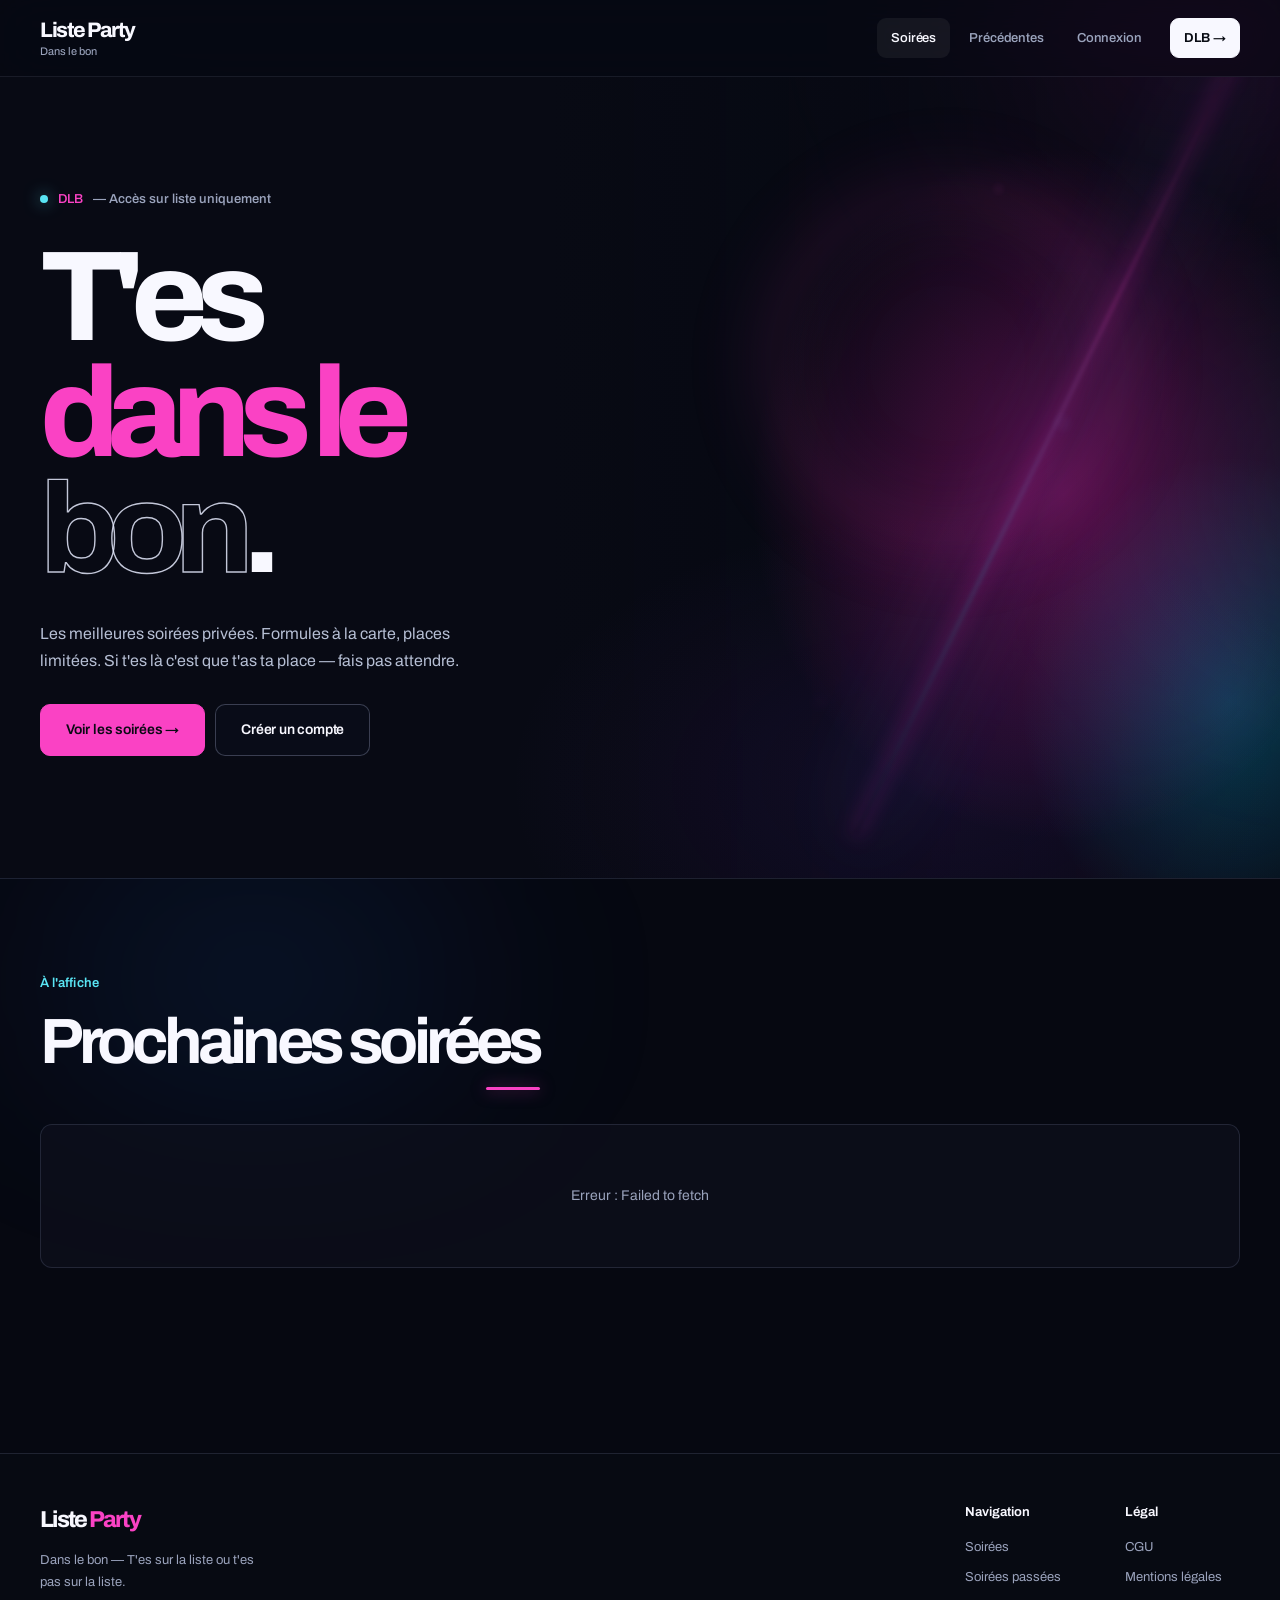
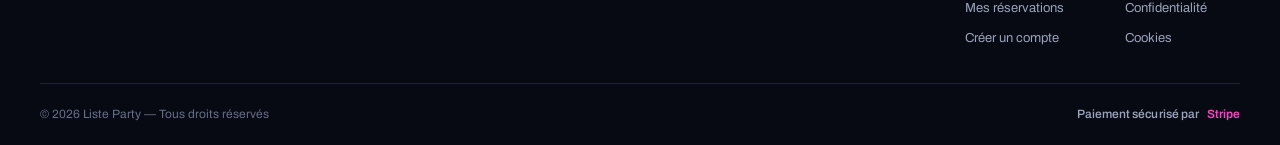
<file: index.html>
<!doctype html>
<html lang="fr">
<head>
  <meta charset="utf-8"><meta name="viewport" content="width=device-width, initial-scale=1">
  <title>Liste Party — Dans le bon</title>
  <link rel="stylesheet" href="css/styles.css">
</head>
<body>
<div id="nav"></div>

<section class="hero">
  <div class="hero-bg"></div>
  <div class="container">
    <div class="hero-eyebrow mono fade-up"><span class="text-gold">DLB</span> — Accès sur liste uniquement</div>
    <h1 class="hero-title fade-up d1">
      T'es<br>
      <span class="gold">dans le</span><br>
      <span class="outline">bon</span>.
    </h1>
    <p class="hero-desc fade-up d2">Les meilleures soirées privées. Formules à la carte, places limitées. Si t'es là c'est que t'as ta place — fais pas attendre.</p>
    <div class="hero-cta fade-up d3">
      <a href="#soirees" class="btn btn-gold btn-lg">Voir les soirées →</a>
      <a href="register.html" class="btn btn-outline btn-lg">Créer un compte</a>
    </div>

</section>

<section class="section container" id="soirees">
  <div class="section-head">
    <div>
      <div class="section-eyebrow mono">À l'affiche</div>
      <h2 class="section-title">Prochaines <span class="gold">soirées</span></h2>
    </div>
    <span class="mono text-smoke" id="eventsCount"></span>
  </div>
  <div id="eventsGrid" class="events-grid"><div class="empty-state">Chargement...</div></div>
</section>

<section class="section container" id="recap-section" style="display:none;">
  <div class="section-head">
    <div>
      <div class="section-eyebrow mono">Les souvenirs</div>
      <h2 class="section-title">Là où on <span class="gold">était</span></h2>
    </div>
    <a href="past.html" class="btn btn-outline">Toutes →</a>
  </div>
  <div id="recapGrid" class="recap-grid"></div>
</section>

<div id="footer"></div>

<script src="js/config.js"></script>
<script src="js/api.js"></script>
<script>
  renderFooter();
  renderNav('home');

  async function loadPage() {
    try {
      const [eventsRaw, pastRaw] = await Promise.all([
        apiFetch('/events?upcoming_only=true'),
        apiFetch('/events/past'),
      ]);
      // Guard : s assurer que c est bien des tableaux
      const events = Array.isArray(eventsRaw) ? eventsRaw : [];
      const past   = Array.isArray(pastRaw)   ? pastRaw   : [];

      // Upcoming
      const grid = document.getElementById('eventsGrid');
      const countEl = document.getElementById('eventsCount');
      if (countEl) countEl.textContent = `${events.length} événement${events.length!==1?'s':''}`;

      if (!events.length) {
        grid.innerHTML = '<div class="empty-state">Aucune soirée annoncée pour le moment. Reviens checker, ça bouge vite.</div>';
      } else {
        grid.innerHTML = events.map((ev, i) => {
          const img = ev.images && ev.images[0];
          return `
            <a href="event.html?id=${ev.id}" class="event-card fade-up d${Math.min(i+1,4)}">
              ${img
                ? `<img class="event-card-img" src="${img.url}" alt="${ev.title}" loading="lazy">`
                : `<div class="event-card-placeholder">Liste Party</div>`}
              <div class="event-card-body">
                <div class="event-card-meta">
                  <span class="mono text-smoke">${formatDate(ev.date)}</span>
                  <span class="tag">${ev.department}</span>
                </div>
                <h3 class="event-card-title">${ev.title}</h3>
                <div class="event-card-loc">📍 ${ev.city}</div>
                <div class="event-card-foot">
                  <span></span>
                  <span class="card-arrow">→</span>
                </div>
              </div>
            </a>`;
        }).join('');
      }

      // Past highlights (3 derniers)
      if (past.length) {
        const recaps = past.filter(e => e.recap_images.length > 0).slice(0, 3);
        if (recaps.length) {
          const recapSec = document.getElementById('recap-section'); if (recapSec) recapSec.style.display = '';
          document.getElementById('recapGrid').innerHTML = recaps.map(ev => {
            const m = ev.recap_images[0];
            const isVid = m.media_type === 'video';
            return `
              <a href="past.html" class="recap-card" style="display:block;text-decoration:none;">
                ${isVid
                  ? `<video src="${m.url}" muted loop preload="metadata" style="width:100%;height:100%;object-fit:cover;"></video>
                     <div style="position:absolute;top:8px;left:8px;background:rgba(0,0,0,.7);color:#fff;font-family:Space Mono,monospace;font-size:0.58rem;padding:2px 6px;border-radius:2px;">▶ vidéo</div>`
                  : `<img src="${m.url}" alt="${ev.title}" loading="lazy">`
                }
                <div class="recap-card-overlay">
                  <div>
                    <div class="recap-card-date mono">${formatDate(ev.date)}</div>
                    <div class="recap-card-title">${ev.title}</div>
                  </div>
                </div>
              </a>`;
          }).join('');
        }
      }
    } catch(err) {
      document.getElementById('eventsGrid').innerHTML = `<div class="empty-state">Erreur : ${err.message}</div>`;
    }
  }

  loadPage();
</script>
</body></html>
</file>
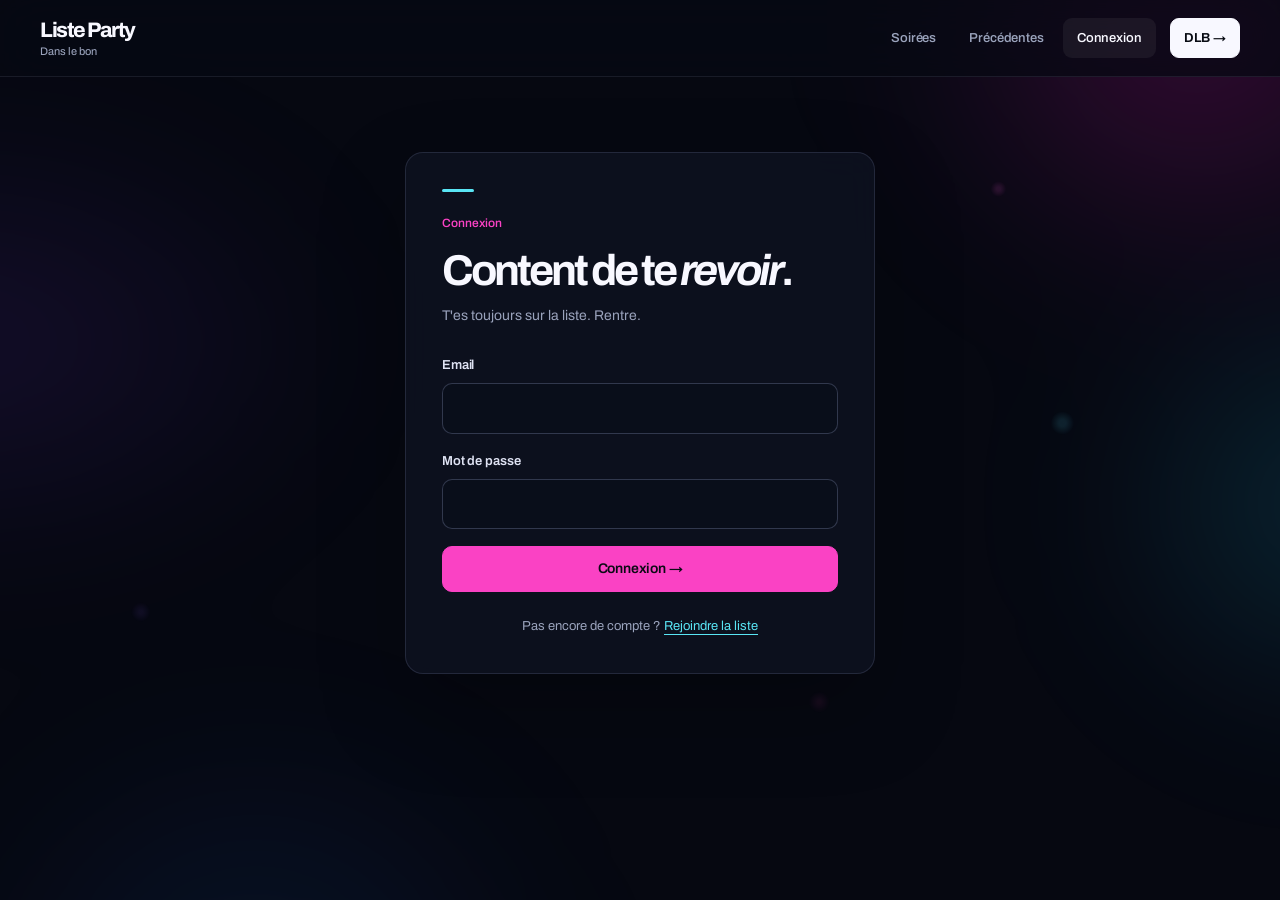
<file: admin.html>
<!doctype html>
<html lang="fr"><head>
  <meta charset="utf-8"><meta name="viewport" content="width=device-width, initial-scale=1">
  <title>Admin — Liste Party</title>
  <link rel="stylesheet" href="css/styles.css">
  <style>
    /* ── Tabs ─────────────────────────────────────────────── */
    .tabs { display: flex; border-bottom: 1px solid var(--border); margin-bottom: 28px; gap: 0; overflow-x: auto; }
    .tab-btn {
      padding: 12px 20px; font-size: 13px; font-weight: 600;
      letter-spacing: 0.04em; text-transform: uppercase;
      color: var(--sub); background: none; border: none;
      border-bottom: 2px solid transparent; cursor: pointer;
      white-space: nowrap; transition: color 0.15s, border-color 0.15s;
      margin-bottom: -1px;
    }
    .tab-btn:hover { color: var(--text); }
    .tab-btn.active { color: var(--bright); border-bottom-color: var(--accent); }
    .tab-pane { display: none; }
    .tab-pane.active { display: block; }

    /* ── Section blocks ───────────────────────────────────── */
    .admin-block {
      background: var(--surface); border: 1px solid var(--border);
      border-radius: var(--r); padding: 24px; margin-bottom: 20px;
    }
    .admin-block-title {
      font-family: 'Barlow Condensed', sans-serif;
      font-size: 1.3rem; font-weight: 700; text-transform: uppercase;
      color: var(--bright); letter-spacing: 0.03em; margin-bottom: 4px;
    }
    .admin-block-sub { color: var(--sub); font-size: 13px; margin-bottom: 20px; }

    /* ── Formula card (admin) ─────────────────────────────── */
    .f-card { background: var(--raised); border: 1px solid var(--border); border-radius: var(--r); overflow: hidden; margin-bottom: 6px; }
    .f-card.open { border-color: var(--accent); }
    .f-card-head { display: flex; align-items: center; gap: 12px; padding: 14px 18px; cursor: pointer; user-select: none; }
    .f-card-num  { font-size: 11px; font-weight: 700; color: var(--muted); width: 20px; flex-shrink: 0; }
    .f-card-name { font-weight: 600; font-size: 15px; color: var(--bright); flex: 1; }
    .f-card-price { font-family: 'Barlow Condensed', sans-serif; font-size: 1.1rem; font-weight: 700; color: var(--accent); }
    .f-card-badge { font-size: 11px; font-weight: 600; padding: 2px 7px; border-radius: 2px; border: 1px solid var(--border); color: var(--sub); }
    .f-card-badge.full { border-color: var(--danger); color: var(--danger); }
    .f-card-badge.warn { border-color: var(--accent); color: var(--accent); }
    .f-card-badge.ok   { border-color: #6a9; color: #8c8; }
    .f-card-chevron { color: var(--muted); font-size: 11px; transition: transform .2s; flex-shrink: 0; }
    .f-card.open .f-card-chevron { transform: rotate(90deg); }
    .f-card-body { display: none; padding: 0 18px 18px; border-top: 1px solid var(--border); }
    .f-card.open .f-card-body { display: block; }
    .f-body-grid { display: grid; grid-template-columns: 1fr 1fr; gap: 12px; margin-top: 16px; }
    @media (max-width:600px) { .f-body-grid { grid-template-columns: 1fr; } }
    .f-desc-field { grid-column: 1 / -1; }
    .f-actions { display: flex; gap: 8px; margin-top: 14px; flex-wrap: wrap; }
    .price-hint { font-size: 11px; color: var(--accent); margin-top: 4px; font-weight: 600; }
    .add-formula-btn {
      width: 100%; padding: 14px; background: transparent;
      border: 1px dashed var(--border); border-radius: var(--r);
      color: var(--sub); font-family: inherit; font-size: 13px;
      cursor: pointer; transition: border-color .15s, color .15s;
      display: flex; align-items: center; justify-content: center; gap: 7px;
      margin-top: 8px;
    }
    .add-formula-btn:hover { border-color: var(--accent); color: var(--accent); }
    .new-formula-form { background: var(--raised); border: 1px solid var(--accent); border-radius: var(--r); padding: 18px; margin-top: 8px; }

    /* ── Resa table ───────────────────────────────────────── */
    .resa-table { width: 100%; border-collapse: collapse; font-size: 13px; }
    .resa-table th {
      text-align: left; padding: 8px 12px;
      font-size: 11px; font-weight: 700; letter-spacing: 0.07em;
      text-transform: uppercase; color: var(--sub);
      border-bottom: 1px solid var(--border); white-space: nowrap;
    }
    .resa-table td { padding: 10px 12px; border-bottom: 1px solid var(--border); vertical-align: middle; }
    .resa-table tr:hover td { background: var(--raised); }
    .resa-table tr:last-child td { border-bottom: none; }
    .status-pill {
      display: inline-block; font-size: 10px; font-weight: 700;
      letter-spacing: 0.07em; text-transform: uppercase;
      padding: 2px 7px; border-radius: 2px;
    }
    .status-pill.paid     { background: rgba(200,169,110,0.15); color: var(--accent); }
    .status-pill.pending  { background: rgba(73,73,73,0.3);     color: var(--sub); }
    .status-pill.cancelled{ background: rgba(217,79,79,0.12);   color: var(--danger); }
    .qr-btn {
      padding: 4px 10px; font-size: 11px; font-weight: 600; letter-spacing: 0.05em;
      text-transform: uppercase; background: var(--raised); border: 1px solid var(--border);
      color: var(--text); cursor: pointer; border-radius: 2px; transition: border-color .15s;
    }
    .qr-btn:hover { border-color: var(--accent); color: var(--accent); }

    /* ── QR Modal ─────────────────────────────────────────── */
    .modal {
      display: none; position: fixed; inset: 0;
      background: rgba(0,0,0,0.88); z-index: 500;
      align-items: center; justify-content: center; padding: 20px;
    }
    .modal.open { display: flex; }
    .modal-inner { max-width: 380px; width: 100%; position: relative; }
    .modal-close {
      position: absolute; top: -38px; right: 0;
      background: none; border: none; color: var(--text);
      font-size: 20px; cursor: pointer;
    }

    /* ── Event edit ───────────────────────────────────────── */
    .img-thumb-wrap { display: flex; flex-wrap: wrap; gap: 8px; margin-top: 10px; }
    .img-thumb {
      position: relative; width: 90px; border-radius: 2px; overflow: hidden;
      border: 1px solid var(--border);
    }
    .img-thumb img { width: 100%; height: 70px; object-fit: cover; display: block; }
    .img-del {
      position: absolute; top: 2px; right: 2px;
      background: rgba(0,0,0,0.7); border: none; color: #fff;
      width: 18px; height: 18px; font-size: 10px;
      cursor: pointer; border-radius: 2px; display: flex;
      align-items: center; justify-content: center;
    }
    .img-del:hover { background: var(--danger); }

    /* ── Formula stats bar ────────────────────────────────── */
    .stat-bar { height: 4px; background: var(--border); border-radius: 2px; margin-top: 4px; overflow: hidden; }
    .stat-bar-fill { height: 100%; background: var(--accent); border-radius: 2px; transition: width .3s; }
    .stat-bar-fill.full { background: var(--danger); }

    /* ── Cases à cocher "Soirées" des formules ────────────── */
    /* Style explicite : le CSS global neutralise le rendu natif,
       donc on dessine nous-mêmes l'état coché (fond or + ✓ noir). */
    .ev-pick {
      display: inline-flex; align-items: center; gap: 7px;
      cursor: pointer; font-size: 12px; color: var(--sub);
      white-space: nowrap; padding: 5px 9px;
      border: 1px solid var(--border); border-radius: var(--r);
      background: var(--surface); transition: all .12s;
      user-select: none;
    }
    .ev-pick:hover { border-color: var(--accent2, var(--accent)); }
    /* !important : le CSS global impose width:100% aux inputs */
    .ev-pick > input.ev-check {
      -webkit-appearance: none !important; appearance: none !important;
      width: 16px !important; min-width: 16px !important; max-width: 16px !important;
      height: 16px !important; min-height: 16px !important;
      flex: 0 0 16px !important; flex-shrink: 0 !important;
      margin: 0 !important; padding: 0 !important;
      border: 1.5px solid var(--muted) !important; border-radius: 3px !important;
      background: transparent !important; cursor: pointer;
      display: inline-flex !important; align-items: center; justify-content: center;
      position: relative; box-sizing: border-box !important;
    }
    .ev-pick > input.ev-check:checked {
      background: var(--accent) !important; border-color: var(--accent) !important;
    }
    .ev-pick > input.ev-check:checked::after {
      content: "✓"; color: #000; font-size: 12px;
      font-weight: 900; line-height: 1;
    }
    /* Le libellé entier s'allume quand la case est cochée */
    .ev-pick:has(.ev-check:checked) {
      border-color: var(--accent); color: var(--bright);
      background: rgba(200, 169, 110, 0.10);
    }
  </style>
</head>
<body>
<div id="nav"></div>

<section class="container" style="padding: 40px 0 60px;">
  <div style="display:flex;justify-content:space-between;align-items:flex-end;margin-bottom:28px;flex-wrap:wrap;gap:12px;">
    <div>
      <div class="label mb-2">Back-office</div>
      <h2 class="section-title">Admin</h2>
    </div>
  </div>

  <!-- TABS -->
  <div class="tabs">
    <button class="tab-btn active" onclick="switchTab('soirees')">Soirées</button>
    <button class="tab-btn" onclick="switchTab('formules')">Formules</button>
    <button class="tab-btn" onclick="switchTab('reservations')">Réservations</button>
    <button class="tab-btn" onclick="switchTab('users')">Utilisateurs</button>
    <button class="tab-btn" onclick="switchTab('notifs')">Notifications</button>
  </div>

  <!-- ═══════════ TAB : SOIRÉES ═══════════ -->
  <div id="tab-soirees" class="tab-pane active">

    <!-- Créer une soirée -->
    <div class="admin-block">
      <div class="admin-block-title">Créer une soirée</div>
      <div id="createAlert"></div>
      <form id="createForm" class="form">
        <div class="field"><label>Titre</label><input type="text" id="ev-title" required></div>
        <div class="form-row">
          <div class="field"><label>Date & heure</label><input type="datetime-local" id="ev-date" required></div>
          <div class="field"><label>Places max</label><input type="number" id="ev-max" min="1" required></div>
        </div>
        <div class="form-row">
          <div class="field"><label>Ville</label><input type="text" id="ev-city" required></div>
          <div class="field"><label>Département</label><input type="text" id="ev-dept" placeholder="ex: 75"></div>
        </div>
        <div class="field"><label>Description</label><textarea id="ev-desc"></textarea></div>
        <div class="field"><label>Images (jpg, png, webp)</label><input type="file" id="ev-images" multiple accept="image/*"></div>
        <button type="submit" class="btn btn-gold" id="createBtn">Publier la soirée</button>
      </form>
    </div>

    <!-- Liste des soirées -->
    <div class="admin-block">
      <div class="admin-block-title">Soirées publiées</div>
      <div id="eventsAdmin"></div>
    </div>

    <!-- Modal édition soirée -->
    <div class="modal" id="editModal">
      <div class="modal-inner" style="max-width:560px;">
        <button class="modal-close" id="editClose">✕</button>
        <div class="admin-block" style="margin:0;max-height:90vh;overflow-y:auto;">
          <div class="admin-block-title" style="margin-bottom:14px;">Modifier la soirée</div>
          <div id="editAlert"></div>
          <form id="editForm" class="form">
            <div class="field"><label>Titre</label><input type="text" id="edit-title"></div>
            <div class="form-row">
              <div class="field"><label>Date & heure</label><input type="datetime-local" id="edit-date"></div>
              <div class="field"><label>Places max</label><input type="number" id="edit-max" min="1"></div>
            </div>
            <div class="form-row">
              <div class="field"><label>Ville</label><input type="text" id="edit-city"></div>
              <div class="field"><label>Département</label><input type="text" id="edit-dept"></div>
            </div>
            <div class="field"><label>Description</label><textarea id="edit-desc"></textarea></div>
            <div class="field">
              <label>Images actuelles</label>
              <div id="edit-current-imgs" class="img-thumb-wrap"></div>
            </div>
            <div class="field"><label>Ajouter des images</label><input type="file" id="edit-images" multiple accept="image/*"></div>
            <div style="display:flex;gap:8px;margin-top:4px;">
              <button type="submit" class="btn btn-gold" id="editBtn">Enregistrer</button>
              <button type="button" class="btn btn-ghost" id="editCancelBtn">Annuler</button>
            </div>
          </form>

          <!-- Photos recap -->
          <hr style="border:none;border-top:1px solid var(--border);margin:20px 0;">
          <div class="admin-block-title" style="margin-bottom:8px;font-size:1rem;">Photos souvenir</div>
          <div id="editRecapImgs" class="img-thumb-wrap" style="margin-bottom:10px;"></div>
          <div class="field"><label>Ajouter photos/vidéos souvenir</label><input type="file" id="edit-recap-images" multiple accept="image/*,video/*"></div>
          <div id="recapAlert" style="margin-top:8px;"></div>
          <button class="btn btn-ghost" id="addRecapBtn" style="margin-top:8px;">Ajouter</button>
        </div>
      </div>
    </div>

  </div>

  <!-- ═══════════ TAB : FORMULES ═══════════ -->
  <div id="tab-formules" class="tab-pane">
    <div class="admin-block">
      <div class="admin-block-title">Formules</div>
      <div class="admin-block-sub">Prix en centimes (100€ = 10000). Réservations max : 0 = illimité.</div>
      <div style="margin-bottom:10px;">
        <label class="label">Soirée pour les stats</label>
        <select id="statsEventSel" style="margin-top:6px;background:var(--raised);border:1px solid var(--border);color:var(--text);padding:8px 12px;border-radius:var(--r);font-family:inherit;font-size:13px;width:100%;max-width:360px;">
          <option value="">— Choisir une soirée —</option>
        </select>
      </div>
      <div id="formulasAdmin"></div>
      <div id="newFormulaWrap"></div>
      <div id="formulasAlert" style="margin-top:8px;"></div>
    </div>
  </div>

  <!-- ═══════════ TAB : RÉSERVATIONS ═══════════ -->
  <div id="tab-reservations" class="tab-pane">
    <div class="admin-block">
      <div class="admin-block-title">Réservations</div>
      <div style="display:flex;gap:10px;margin-bottom:16px;flex-wrap:wrap;">
        <select id="resaEventFilter" style="background:var(--raised);border:1px solid var(--border);color:var(--text);padding:8px 12px;border-radius:var(--r);font-family:inherit;font-size:13px;flex:1;min-width:180px;">
          <option value="">Toutes les soirées</option>
        </select>
        <select id="resaStatusFilter" style="background:var(--raised);border:1px solid var(--border);color:var(--text);padding:8px 12px;border-radius:var(--r);font-family:inherit;font-size:13px;">
          <option value="">Tous statuts</option>
          <option value="paid">Payées</option>
          <option value="pending">En attente</option>
          <option value="cancelled">Annulées</option>
        </select>
        <button class="btn btn-outline" onclick="loadReservations()">Filtrer</button>
      </div>
      <div id="resaCount" class="label" style="margin-bottom:12px;"></div>
      <div style="overflow-x:auto;">
        <table class="resa-table">
          <thead>
            <tr>
              <th>#</th>
              <th>Participant</th>
              <th>Soirée</th>
              <th>Formule</th>
              <th>Statut</th>
              <th>Montant</th>
              <th>Date</th>
              <th>QR</th>
            </tr>
          </thead>
          <tbody id="resaTableBody">
            <tr><td colspan="8" style="text-align:center;color:var(--sub);padding:24px;">Chargement…</td></tr>
          </tbody>
        </table>
      </div>
    </div>
  </div>

  <!-- ═══════════ TAB : UTILISATEURS ═══════════ -->
  <div id="tab-users" class="tab-pane">
    <div class="admin-block">
      <div class="admin-block-title">Utilisateurs</div>
      <input type="text" id="userSearch" placeholder="Rechercher nom, email…"
        style="width:100%;max-width:360px;background:var(--raised);border:1px solid var(--border);border-radius:var(--r);padding:9px 12px;color:var(--text);font-family:inherit;font-size:13px;margin-bottom:14px;"
        oninput="filterUsers(this.value)">
      <div id="usersAdmin"></div>
    </div>
  </div>

  <div id="tab-notifs" class="tab-pane">
    <div class="admin-block">
      <div class="admin-block-title">Envoyer une notification</div>
      <div id="notifAlert"></div>
      <div style="max-width:560px;">
        <input type="text" id="notifTitle" maxlength="120"
          placeholder="Titre — ex : Nouvelle soirée à Lyon 🔥"
          style="width:100%;background:var(--raised);border:1px solid var(--border);border-radius:var(--r);padding:9px 12px;color:var(--text);font-family:inherit;font-size:13px;margin-bottom:10px;">
        <textarea id="notifBody" rows="3" maxlength="500"
          placeholder="Message — ex : Réservations ouvertes pour le 12 juillet, places limitées."
          style="width:100%;background:var(--raised);border:1px solid var(--border);border-radius:var(--r);padding:9px 12px;color:var(--text);font-family:inherit;font-size:13px;margin-bottom:10px;resize:vertical;"></textarea>
        <select id="notifEvent"
          style="width:100%;background:var(--raised);border:1px solid var(--border);border-radius:var(--r);padding:9px 12px;color:var(--text);font-family:inherit;font-size:13px;margin-bottom:12px;">
          <option value="">— Lier à une soirée (optionnel) —</option>
        </select>
        <button class="btn btn-gold" id="notifSend" onclick="sendNotif()">Envoyer la notification</button>
      </div>
    </div>
    <div class="admin-block">
      <div class="admin-block-title">Notifications envoyées</div>
      <div id="notifList"></div>
    </div>
  </div>

</section>

<!-- QR Modal -->
<div class="modal" id="qrModal">
  <div class="modal-inner">
    <button class="modal-close" id="qrClose">✕</button>
    <div id="qrContent"></div>
  </div>
</div>

<div id="footer"></div>

<script src="js/config.js"></script>
<script src="js/api.js"></script>
<script>
renderNav('admin');
renderFooter();
if (!requireAuth()) {}
if (!auth.isAdmin()) {
  document.body.innerHTML = '<div class="container"><div class="empty-state">Zone réservée aux admins.</div></div>';
}

// ── Helpers ─────────────────────────────────────────────
function euros(cents) {
  return new Intl.NumberFormat('fr-FR',{style:'currency',currency:'EUR',minimumFractionDigits:0}).format((cents||0)/100);
}
function esc(s) {
  return String(s||'').replace(/&/g,'&amp;').replace(/</g,'&lt;').replace(/>/g,'&gt;').replace(/"/g,'&quot;');
}
function fmtDate(iso) {
  if (!iso) return '—';
  return new Date(iso).toLocaleDateString('fr-FR',{day:'2-digit',month:'2-digit',year:'numeric',hour:'2-digit',minute:'2-digit'});
}

// ── Tabs ─────────────────────────────────────────────────
function switchTab(name) {
  document.querySelectorAll('.tab-pane').forEach(p => p.classList.remove('active'));
  document.querySelectorAll('.tab-btn').forEach(b => b.classList.remove('active'));
  document.getElementById('tab-' + name).classList.add('active');
  document.querySelector(`.tab-btn[onclick="switchTab('${name}')"]`).classList.add('active');
  if (name === 'reservations') loadReservations();
  if (name === 'notifs') loadNotifs();
}

// ══════════════════════════════════════════════════════════
//  SOIRÉES
// ══════════════════════════════════════════════════════════
let allEvents = [];

document.getElementById('createForm').addEventListener('submit', async e => {
  e.preventDefault();
  const alertBox = document.getElementById('createAlert');
  clearAlert(alertBox);
  const btn = document.getElementById('createBtn');
  btn.disabled = true; btn.innerHTML = '<span class="spinner"></span>';
  const fd = new FormData();
  fd.append('title',       document.getElementById('ev-title').value);
  fd.append('description', document.getElementById('ev-desc').value);
  fd.append('date',        new Date(document.getElementById('ev-date').value).toISOString());
  fd.append('city',        document.getElementById('ev-city').value);
  fd.append('department',  document.getElementById('ev-dept').value);
  fd.append('max_people',  document.getElementById('ev-max').value);
  for (const f of document.getElementById('ev-images').files) fd.append('images', f);
  try {
    await apiFetch('/events', { method:'POST', body:fd });
    showAlert(alertBox, 'Soirée créée.', 'success');
    document.getElementById('createForm').reset();
    loadEvents();
  } catch(err) { showAlert(alertBox, err.message); }
  finally { btn.disabled=false; btn.textContent='Publier la soirée'; }
});

async function loadEvents() {
  try {
    const [upcoming, past] = await Promise.all([
      apiFetch('/events?upcoming_only=false'),
      apiFetch('/events/past'),
    ]);
    const seen = new Set();
    allEvents = [...(Array.isArray(upcoming)?upcoming:[]), ...(Array.isArray(past)?past:[])]
      .filter(e => { if (seen.has(e.id)) return false; seen.add(e.id); return true; });

    // Mettre à jour les selects
    const evOpts = '<option value="">Toutes les soirées</option>' +
      allEvents.map(e => `<option value="${e.id}">${esc(e.title)} (${new Date(e.date).toLocaleDateString('fr-FR')})</option>`).join('');
    document.getElementById('resaEventFilter').innerHTML = evOpts;
    document.getElementById('statsEventSel').innerHTML =
      '<option value="">— Choisir —</option>' +
      allEvents.map(e => `<option value="${e.id}">${esc(e.title)}</option>`).join('');

    renderEventsList();
    // Les cases "Soirées" des formules dépendent de allEvents : on re-render
    // si les formules sont déjà chargées (chargement parallèle au boot).
    if (typeof formulas !== 'undefined' && formulas.length) renderFormulas();
  } catch(err) {
    document.getElementById('eventsAdmin').innerHTML = `<div class="label">${err.message}</div>`;
  }
}

function renderEventsList() {
  const container = document.getElementById('eventsAdmin');
  if (!allEvents.length) { container.innerHTML = '<div class="label">Aucune soirée.</div>'; return; }
  container.innerHTML = allEvents.map(ev => `
    <div style="display:flex;justify-content:space-between;align-items:flex-start;padding:14px 0;border-top:1px solid var(--border);gap:12px;flex-wrap:wrap;">
      <div style="flex:1;min-width:180px;">
        <div class="label" style="margin-bottom:3px;">${fmtDate(ev.date)} · ${esc(ev.department)}</div>
        <div style="font-weight:600;color:var(--bright);">${esc(ev.title)}</div>
        <div style="display:flex;gap:6px;margin-top:5px;flex-wrap:wrap;">
          <span class="tag">${ev.seats_taken}/${ev.max_people} places</span>
          <span class="tag ${ev.is_past?'tag-red':'tag-gold'}">${ev.is_past?'PASSÉE':'À VENIR'}</span>
          ${ev.reservations_open===0 ? '<span class="tag tag-red">RÉSA FERMÉES</span>' : ''}
        </div>
      </div>
      <div style="display:flex;gap:6px;flex-wrap:wrap;">
        <button class="btn btn-ghost" style="padding:7px 12px;font-size:12px;" onclick="openEdit(${ev.id})">Éditer</button>
        <button class="btn btn-ghost" style="padding:7px 12px;font-size:12px;" onclick="togglePast(${ev.id}, ${ev.is_past})">${ev.is_past?'Remettre':'Archiver'}</button>
        <button class="btn btn-ghost" style="padding:7px 12px;font-size:12px;${ev.reservations_open===0?'border-color:var(--danger);color:var(--danger);':''}" onclick="toggleResaOpen(${ev.id}, ${ev.reservations_open===0?1:0})">${ev.reservations_open===0?'🔒 Ouvrir résa':'🔓 Fermer résa'}</button>
        <button class="btn btn-red"   style="padding:7px 12px;font-size:12px;" onclick="delEvent(${ev.id})">Suppr.</button>
      </div>
    </div>`).join('');
}

async function toggleResaOpen(id, openVal) {
  try {
    await apiFetch(`/events/${id}/toggle-reservations?open=${openVal}`, { method:'PATCH' });
    await loadEvents();
  } catch(err) { alert(err.message); }
}

async function togglePast(id, isPast) {
  try { await apiFetch(`/events/${id}/mark-past?is_past=${!isPast}`, { method:'PATCH' }); loadEvents(); }
  catch(err) { alert(err.message); }
}

async function delEvent(id) {
  if (!confirm('Supprimer cette soirée et toutes ses réservations ?')) return;
  try { await apiFetch(`/events/${id}`, { method:'DELETE' }); loadEvents(); }
  catch(err) { alert(err.message); }
}

// ── Edit modal ───────────────────────────────────────────
let editEventId = null;
let deleteImageIds = new Set();

const editModal = document.getElementById('editModal');
document.getElementById('editClose').addEventListener('click', () => editModal.classList.remove('open'));
document.getElementById('editCancelBtn').addEventListener('click', () => editModal.classList.remove('open'));
editModal.addEventListener('click', e => { if (e.target === editModal) editModal.classList.remove('open'); });

async function openEdit(id) {
  editEventId = id;
  deleteImageIds = new Set();
  clearAlert(document.getElementById('editAlert'));
  clearAlert(document.getElementById('recapAlert'));
  const ev = allEvents.find(e => e.id === id);
  if (!ev) return;

  // Préremplir
  document.getElementById('edit-title').value = ev.title || '';
  document.getElementById('edit-city').value   = ev.city || '';
  document.getElementById('edit-dept').value   = ev.department || '';
  document.getElementById('edit-desc').value   = ev.description || '';
  document.getElementById('edit-max').value    = ev.max_people || '';
  if (ev.date) {
    // datetime-local attend "YYYY-MM-DDTHH:mm"
    const d = new Date(ev.date);
    const pad = n => String(n).padStart(2,'0');
    document.getElementById('edit-date').value =
      `${d.getFullYear()}-${pad(d.getMonth()+1)}-${pad(d.getDate())}T${pad(d.getHours())}:${pad(d.getMinutes())}`;
  }

  // Images actuelles
  const imgWrap = document.getElementById('edit-current-imgs');
  imgWrap.innerHTML = ev.images.map(img => `
    <div class="img-thumb" id="thumb-${img.id}">
      <img src="${img.url}" alt="">
      <button class="img-del" onclick="markDelImg(${img.id})" title="Supprimer">✕</button>
    </div>`).join('') || '<span class="label">Aucune image</span>';

  // Images recap
  const recapWrap = document.getElementById('editRecapImgs');
  recapWrap.innerHTML = ev.recap_images.map(img => `
    <div class="img-thumb">
      <img src="${img.url}" alt="">
    </div>`).join('') || '';

  editModal.classList.add('open');
}

function markDelImg(imgId) {
  deleteImageIds.add(imgId);
  const el = document.getElementById(`thumb-${imgId}`);
  if (el) { el.style.opacity = '0.3'; el.querySelector('.img-del').textContent = '↩'; el.querySelector('.img-del').onclick = () => unmarkDelImg(imgId); }
}
function unmarkDelImg(imgId) {
  deleteImageIds.delete(imgId);
  const el = document.getElementById(`thumb-${imgId}`);
  if (el) { el.style.opacity = '1'; el.querySelector('.img-del').textContent = '✕'; el.querySelector('.img-del').onclick = () => markDelImg(imgId); }
}

document.getElementById('editForm').addEventListener('submit', async e => {
  e.preventDefault();
  const alertBox = document.getElementById('editAlert');
  clearAlert(alertBox);
  const btn = document.getElementById('editBtn');
  btn.disabled = true; btn.innerHTML = '<span class="spinner"></span>';

  const fd = new FormData();
  const title = document.getElementById('edit-title').value.trim();
  const date  = document.getElementById('edit-date').value;
  const city  = document.getElementById('edit-city').value.trim();
  const dept  = document.getElementById('edit-dept').value.trim();
  const max   = document.getElementById('edit-max').value;
  const desc  = document.getElementById('edit-desc').value;

  if (title) fd.append('title', title);
  if (date)  fd.append('date', new Date(date).toISOString());
  if (city)  fd.append('city', city);
  if (dept)  fd.append('department', dept);
  if (max)   fd.append('max_people', max);
  fd.append('description', desc);
  if (deleteImageIds.size) fd.append('delete_image_ids', [...deleteImageIds].join(','));
  for (const f of document.getElementById('edit-images').files) fd.append('images', f);

  try {
    await apiFetch(`/events/${editEventId}`, { method:'PATCH', body:fd });
    showAlert(alertBox, 'Soirée mise à jour.', 'success');
    document.getElementById('edit-images').value = '';
    deleteImageIds = new Set();
    await loadEvents();
    // Ré-ouvrir avec données fraîches
    openEdit(editEventId);
  } catch(err) { showAlert(alertBox, err.message); }
  finally { btn.disabled=false; btn.textContent='Enregistrer'; }
});

document.getElementById('addRecapBtn').addEventListener('click', async () => {
  const alertBox = document.getElementById('recapAlert');
  clearAlert(alertBox);
  const files = document.getElementById('edit-recap-images').files;
  if (!files.length) { showAlert(alertBox, 'Choisis au moins un fichier.'); return; }
  const btn = document.getElementById('addRecapBtn');
  btn.disabled = true; btn.innerHTML = '<span class="spinner"></span>';
  const fd = new FormData();
  for (const f of files) fd.append('images', f);
  try {
    await apiFetch(`/events/${editEventId}/recap-images`, { method:'POST', body:fd });
    showAlert(alertBox, 'Photos ajoutées.', 'success');
    document.getElementById('edit-recap-images').value = '';
    await loadEvents();
    openEdit(editEventId);
  } catch(err) { showAlert(alertBox, err.message); }
  finally { btn.disabled=false; btn.textContent='Ajouter'; }
});

// ══════════════════════════════════════════════════════════
//  FORMULES
// ══════════════════════════════════════════════════════════
let formulas = [];
let formulaStats = {};

document.getElementById('statsEventSel').addEventListener('change', async function() {
  if (!this.value) { formulaStats = {}; renderFormulas(); return; }
  try {
    const stats = await apiFetch(`/admin/formulas/stats?event_id=${this.value}`);
    formulaStats = {};
    stats.forEach(s => { formulaStats[s.id] = s; });
    renderFormulas();
  } catch(err) { console.error(err); }
});

async function loadFormulas() {
  try {
    const result = await apiFetch('/formulas');
    formulas = Array.isArray(result) ? result : [];
    renderFormulas();
  } catch(err) {
    document.getElementById('formulasAdmin').innerHTML = `<div class="label">${err.message}</div>`;
  }
}

function eventCheckboxes(f) {
  if (!allEvents.length) {
    return '<span style="color:var(--muted);font-size:12px;">Aucune soirée. Crée une soirée d\'abord.</span>';
  }
  const assigned = new Set(f.event_ids || []);
  // On masque les soirées passées, SAUF si la formule y est déjà attribuée
  // (pour pouvoir la décocher sans perdre l'info).
  const visible = allEvents.filter(ev => !ev.is_past || assigned.has(ev.id));
  if (!visible.length) {
    return '<span style="color:var(--muted);font-size:12px;">Aucune soirée à venir.</span>';
  }
  return visible.map(ev => `
    <label class="ev-pick">
      <input type="checkbox" class="ev-check" value="${ev.id}" ${assigned.has(ev.id) ? 'checked' : ''}>
      <span>${esc(ev.title)}${ev.is_past ? ' <span style="color:var(--muted);">(passée)</span>' : ''}</span>
    </label>`).join('');
}

function renderFormulas() {
  const container = document.getElementById('formulasAdmin');
  document.getElementById('newFormulaWrap').innerHTML = '';

  container.innerHTML = formulas.map(f => {
    const st = formulaStats[f.id];
    const count = st ? st.reservations_count : null;
    const maxR  = f.max_reservations || 0;
    let badge = '';
    let barHtml = '';
    if (count !== null && maxR > 0) {
      const pct = Math.min(100, Math.round(count/maxR*100));
      const cls = pct >= 100 ? 'full' : pct >= 80 ? 'warn' : 'ok';
      badge = `<span class="f-card-badge ${cls}">${count}/${maxR}</span>`;
      barHtml = `<div class="stat-bar"><div class="stat-bar-fill ${pct>=100?'full':''}" style="width:${pct}%"></div></div>`;
    } else if (count !== null) {
      badge = `<span class="f-card-badge ok">${count} résa</span>`;
    }

    return `
    <div class="f-card" id="fcard-${f.id}">
      <div class="f-card-head" onclick="toggleCard(${f.id})">
        <span class="f-card-num">#${f.id}</span>
        <span class="f-card-name">${esc(f.name)}${f.is_girls_only ? ' <span style="color:var(--pink);font-size:11px;">♀</span>' : ''}</span>
        ${badge}
        <span class="f-card-price">${euros(f.price_cents)}</span>
        <span class="f-card-chevron">▶</span>
      </div>
      ${barHtml ? `<div style="padding:0 18px 10px;">${barHtml}</div>` : ''}
      <div class="f-card-body">
        <div class="f-body-grid">
          <div class="field"><label>Nom</label><input type="text" id="f-name-${f.id}" value="${esc(f.name)}" maxlength="120"></div>
          <div class="field">
            <label>Prix (centimes)</label>
            <input type="number" id="f-price-${f.id}" value="${f.price_cents}" min="0"
              oninput="document.getElementById('f-hint-${f.id}').textContent=euros(this.value)">
            <div class="price-hint" id="f-hint-${f.id}">${euros(f.price_cents)}</div>
          </div>
          <div class="field"><label>Invités max</label><input type="number" id="f-guests-${f.id}" value="${f.max_guests||0}" min="0" max="99"></div>
          <div class="field">
            <label>Réservations max <span style="color:var(--muted);font-size:11px;">(0 = illimité)</span></label>
            <input type="number" id="f-maxresa-${f.id}" value="${f.max_reservations||0}" min="0">
          </div>
          <div class="field">
            <label style="display:flex;align-items:center;gap:7px;cursor:pointer;flex-direction:row;">
              <input type="checkbox" id="f-girls-${f.id}" ${f.is_girls_only?'checked':''} style="width:15px;height:15px;accent-color:var(--pink);flex-shrink:0;">
              <span style="color:var(--pink);font-size:12px;">Formule filles uniquement</span>
            </label>
          </div>
          <div class="field f-desc-field">
            <label>Soirées <span style="color:var(--muted);font-size:11px;">(aucune cochée = visible sur toutes)</span></label>
            <div id="f-events-${f.id}" style="display:flex;flex-wrap:wrap;gap:8px;background:var(--raised);border:1px solid var(--border);border-radius:var(--r);padding:10px;max-height:150px;overflow-y:auto;">
              ${eventCheckboxes(f)}
            </div>
          </div>
          <div class="field f-desc-field"><label>Description</label><textarea id="f-desc-${f.id}" style="min-height:70px;">${esc(f.description||'')}</textarea></div>
        </div>
        <div class="f-actions">
          <button class="btn btn-gold" style="padding:9px 16px;font-size:12px;" onclick="saveFormula(${f.id}, this)">Enregistrer</button>
          <button class="btn btn-ghost" style="padding:9px 14px;font-size:12px;" onclick="toggleCard(${f.id})">Annuler</button>
          <button class="btn btn-red"  style="padding:9px 14px;font-size:12px;margin-left:auto;" onclick="deleteFormula(${f.id}, this)">Supprimer</button>
        </div>
        <div id="f-alert-${f.id}" style="margin-top:8px;"></div>
      </div>
    </div>`;
  }).join('');

  // Bouton ajouter
  const addBtn = document.createElement('button');
  addBtn.className = 'add-formula-btn';
  addBtn.innerHTML = '＋ Nouvelle formule';
  addBtn.addEventListener('click', showNewFormulaForm);
  document.getElementById('newFormulaWrap').appendChild(addBtn);
}

function toggleCard(id) {
  const card = document.getElementById(`fcard-${id}`);
  const wasOpen = card.classList.contains('open');
  document.querySelectorAll('.f-card').forEach(c => c.classList.remove('open'));
  if (!wasOpen) card.classList.add('open');
}

async function saveFormula(id, btn) {
  const alertBox = document.getElementById(`f-alert-${id}`);
  clearAlert(alertBox);
  const name = document.getElementById(`f-name-${id}`).value.trim();
  if (!name) { showAlert(alertBox, 'Nom obligatoire.'); return; }
  btn.disabled = true; btn.innerHTML = '<span class="spinner"></span>';
  try {
    const updated = await apiFetch(`/formulas/${id}`, { method:'PATCH', body: {
      name,
      description: document.getElementById(`f-desc-${id}`).value.trim() || null,
      price_cents:      +document.getElementById(`f-price-${id}`).value,
      max_guests:       +document.getElementById(`f-guests-${id}`).value,
      max_reservations: +document.getElementById(`f-maxresa-${id}`).value,
      is_girls_only:    document.getElementById(`f-girls-${id}`)?.checked ? 1 : 0,
    }});
    // Attribution aux soirées (liste vide = visible sur toutes)
    const evIds = Array.from(
      document.querySelectorAll(`#f-events-${id} input[type=checkbox]:checked`)
    ).map(cb => +cb.value);
    const withEvents = await apiFetch(`/formulas/${id}/events`, {
      method: 'PUT', body: { event_ids: evIds },
    });
    const idx = formulas.findIndex(f => f.id === id);
    if (idx !== -1) formulas[idx] = withEvents || updated;
    renderFormulas();
  } catch(err) { showAlert(alertBox, err.message); btn.disabled=false; btn.textContent='Enregistrer'; }
}

async function deleteFormula(id, btn) {
  const f = formulas.find(x => x.id === id);
  if (!confirm(`Supprimer "${f?.name}" ?`)) return;
  btn.disabled = true; btn.textContent = '…';
  try {
    await apiFetch(`/formulas/${id}`, { method:'DELETE' });
    formulas = formulas.filter(x => x.id !== id);
    renderFormulas();
    showAlert(document.getElementById('formulasAlert'), 'Formule supprimée.', 'success');
  } catch(err) { alert(err.message); btn.disabled=false; btn.textContent='Supprimer'; }
}

function showNewFormulaForm() {
  document.getElementById('newFormulaWrap').innerHTML = `
    <div class="new-formula-form">
      <div style="font-weight:600;font-size:14px;color:var(--bright);margin-bottom:12px;">Nouvelle formule</div>
      <div class="f-body-grid">
        <div class="field"><label>Nom *</label><input type="text" id="nf-name" maxlength="120" autofocus></div>
        <div class="field">
          <label>Prix (centimes) *</label>
          <input type="number" id="nf-price" min="0" value="0"
            oninput="document.getElementById('nf-hint').textContent=euros(this.value)">
          <div class="price-hint" id="nf-hint">0 €</div>
        </div>
        <div class="field"><label>Invités max</label><input type="number" id="nf-guests" min="0" max="99" value="0"></div>
        <div class="field"><label>Réservations max <span style="color:var(--muted);font-size:11px;">(0 = illimité)</span></label><input type="number" id="nf-maxresa" min="0" value="0"></div>
        <div class="field">
          <label style="display:flex;align-items:center;gap:7px;cursor:pointer;flex-direction:row;">
            <input type="checkbox" id="nf-girls" style="width:15px;height:15px;accent-color:var(--pink);flex-shrink:0;">
            <span style="color:var(--pink);font-size:12px;">Formule filles uniquement</span>
          </label>
        </div>
        <div class="field f-desc-field"><label>Description</label><textarea id="nf-desc" style="min-height:70px;"></textarea></div>
      </div>
      <div id="nf-alert" style="margin-top:8px;"></div>
      <div style="display:flex;gap:8px;margin-top:12px;">
        <button class="btn btn-gold" id="nf-save" style="padding:9px 16px;font-size:12px;">Créer</button>
        <button class="btn btn-ghost" style="padding:9px 14px;font-size:12px;" onclick="renderFormulas()">Annuler</button>
      </div>
    </div>`;
  document.getElementById('nf-save').addEventListener('click', createFormula);
}

async function createFormula() {
  const alertBox = document.getElementById('nf-alert');
  clearAlert(alertBox);
  const name = document.getElementById('nf-name').value.trim();
  if (!name) { showAlert(alertBox, 'Nom obligatoire.'); return; }
  const btn = document.getElementById('nf-save');
  btn.disabled = true; btn.innerHTML = '<span class="spinner"></span>';
  try {
    const created = await apiFetch('/formulas', { method:'POST', body: {
      name,
      description:      document.getElementById('nf-desc').value.trim() || null,
      price_cents:      +document.getElementById('nf-price').value,
      max_guests:       +document.getElementById('nf-guests').value,
      max_reservations: +document.getElementById('nf-maxresa').value,
      is_girls_only:    document.getElementById('nf-girls')?.checked ? 1 : 0,
    }});
    formulas.push(created);
    renderFormulas();
    showAlert(document.getElementById('formulasAlert'), `Formule "${created.name}" créée.`, 'success');
  } catch(err) { showAlert(alertBox, err.message); btn.disabled=false; btn.textContent='Créer'; }
}

// ══════════════════════════════════════════════════════════
//  RÉSERVATIONS
// ══════════════════════════════════════════════════════════
async function loadReservations() {
  const eventId = document.getElementById('resaEventFilter').value;
  const status  = document.getElementById('resaStatusFilter').value;
  const tbody   = document.getElementById('resaTableBody');
  tbody.innerHTML = '<tr><td colspan="8" style="text-align:center;color:var(--sub);padding:20px;"><span class="spinner"></span></td></tr>';

  try {
    let url = '/admin/reservations?';
    if (eventId) url += `event_id=${eventId}&`;
    if (status)  url += `status=${status}&`;
    const resas = await apiFetch(url);
    const arr   = Array.isArray(resas) ? resas : [];
    document.getElementById('resaCount').textContent = `${arr.length} réservation${arr.length > 1 ? 's' : ''}`;

    if (!arr.length) {
      tbody.innerHTML = '<tr><td colspan="8" style="text-align:center;color:var(--sub);padding:20px;">Aucune réservation.</td></tr>';
      return;
    }

    tbody.innerHTML = arr.map(r => `
      <tr>
        <td style="color:var(--muted);font-size:12px;">#${r.id}</td>
        <td>
          <div style="font-weight:600;color:var(--bright);">${esc(r.holder_first_name||'')} ${esc(r.holder_last_name||'')}</div>
          <div style="font-size:12px;color:var(--sub);">${esc(r.holder_email||'')} · ${r.holder_gender||''}</div>
        </td>
        <td>
          <div style="font-weight:500;">${esc(r.event_title||'')}</div>
          <div style="font-size:12px;color:var(--sub);">${r.event_date ? new Date(r.event_date).toLocaleDateString('fr-FR') : ''}</div>
        </td>
        <td style="color:var(--text);">${esc(r.formula_name||'')}</td>
        <td><span class="status-pill ${r.status}">${r.status}</span></td>
        <td style="color:var(--accent);font-weight:600;">${r.amount_paid_cents ? euros(r.amount_paid_cents) : '—'}</td>
        <td style="font-size:12px;color:var(--sub);white-space:nowrap;">${fmtDate(r.created_at)}</td>
        <td>${r.qr_token ? `<button class="qr-btn" onclick="openQr(${r.id})">QR</button>` : '<span style="color:var(--muted);font-size:12px;">—</span>'}</td>
      </tr>`).join('');
  } catch(err) {
    tbody.innerHTML = `<tr><td colspan="8" style="color:var(--danger);padding:16px;">${err.message}</td></tr>`;
  }
}

// ── QR Modal ─────────────────────────────────────────────
const qrModal = document.getElementById('qrModal');
document.getElementById('qrClose').addEventListener('click', () => qrModal.classList.remove('open'));
qrModal.addEventListener('click', e => { if (e.target === qrModal) qrModal.classList.remove('open'); });

async function openQr(resaId) {
  const content = document.getElementById('qrContent');
  content.innerHTML = '<div class="ticket" style="padding:32px;text-align:center;"><span class="spinner"></span></div>';
  qrModal.classList.add('open');
  try {
    const data = await apiFetch(`/admin/reservations/${resaId}/qr`);
    renderQrTicket(content, data, false);
  } catch(err) {
    content.innerHTML = `<div class="alert">${err.message}</div>`;
  }
}

// ══════════════════════════════════════════════════════════
//  UTILISATEURS
// ══════════════════════════════════════════════════════════
let allUsers = [];

async function loadUsers() {
  try {
    allUsers = await apiFetch('/admin/users');
    renderUsers(allUsers);
  } catch(err) {
    document.getElementById('usersAdmin').innerHTML = `<div class="label">${err.message}</div>`;
  }
}

function filterUsers(q) {
  const low = q.toLowerCase();
  renderUsers(q ? allUsers.filter(u =>
    `${u.first_name} ${u.last_name} ${u.email}`.toLowerCase().includes(low)) : allUsers);
}

function renderUsers(users) {
  const c = document.getElementById('usersAdmin');
  if (!users.length) { c.innerHTML = '<div class="label">Aucun résultat.</div>'; return; }
  c.innerHTML = users.map(u => `
    <div style="display:flex;justify-content:space-between;align-items:center;padding:11px 0;border-top:1px solid var(--border);gap:10px;flex-wrap:wrap;">
      <div style="flex:1;min-width:180px;">
        <div style="font-weight:600;color:var(--bright);">${esc(u.first_name)} ${esc(u.last_name)} <span style="color:var(--sub);font-size:12px;">${u.gender||''}</span></div>
        <div style="font-size:12px;color:var(--sub);">${esc(u.email)} · ${esc(u.social||'—')}</div>
        <div style="display:flex;gap:5px;margin-top:4px;flex-wrap:wrap;">
          ${u.is_admin   ? '<span class="tag tag-gold">Admin</span>'   : ''}
          ${u.is_scanner ? '<span class="tag tag-lime">Scanner</span>' : ''}
        </div>
      </div>
      <label style="display:flex;align-items:center;gap:7px;cursor:pointer;font-size:13px;color:${u.is_scanner?'#8c8':'var(--sub)'};">
        <input type="checkbox" ${u.is_scanner?'checked':''} onchange="toggleScanner(${u.id}, this.checked, this)"
          style="width:15px;height:15px;cursor:pointer;accent-color:#6a9;">
        Scanner
      </label>
    </div>`).join('');
}

async function toggleScanner(uid, val, cb) {
  cb.disabled = true;
  try {
    await apiFetch(`/admin/users/${uid}/scanner?is_scanner=${val}`, { method:'PATCH' });
    const u = allUsers.find(x => x.id === uid);
    if (u) u.is_scanner = val ? 1 : 0;
    renderUsers(allUsers);
  } catch(err) { alert(err.message); cb.checked = !val; cb.disabled = false; }
}

// ══════════════════════════════════════════════════════════
//  NOTIFICATIONS
// ══════════════════════════════════════════════════════════
let notifEventsLoaded = false;

async function loadNotifs() {
  // Pré-remplit le sélecteur de soirées (une seule fois)
  if (!notifEventsLoaded) {
    try {
      const evs = await apiFetch('/events?upcoming_only=false');
      const sel = document.getElementById('notifEvent');
      (Array.isArray(evs) ? evs : []).forEach(ev => {
        const o = document.createElement('option');
        o.value = ev.id;
        o.textContent = `${ev.title} — ${ev.city}`;
        sel.appendChild(o);
      });
      notifEventsLoaded = true;
    } catch (e) { /* silencieux */ }
  }
  try {
    const list = await apiFetch('/notifications');
    const el = document.getElementById('notifList');
    if (!list.length) { el.innerHTML = '<div class="label">Aucune notification envoyée.</div>'; return; }
    el.innerHTML = list.map(n => `
      <div style="display:flex;justify-content:space-between;align-items:flex-start;padding:11px 0;border-top:1px solid var(--border);gap:10px;">
        <div style="flex:1;">
          <div style="font-weight:600;color:var(--bright);">${esc(n.title)}</div>
          <div style="font-size:13px;color:var(--sub);margin-top:2px;">${esc(n.body)}</div>
          <div style="font-size:11px;color:var(--muted);margin-top:4px;">${fmtDate(n.created_at)}</div>
        </div>
        <button class="btn" style="background:var(--danger,#D94F4F);color:#fff;" onclick="delNotif(${n.id})">Suppr.</button>
      </div>`).join('');
  } catch (e) { /* silencieux */ }
}

async function sendNotif() {
  const alertBox = document.getElementById('notifAlert');
  clearAlert(alertBox);
  const title = document.getElementById('notifTitle').value.trim();
  const body  = document.getElementById('notifBody').value.trim();
  const evId  = document.getElementById('notifEvent').value;
  if (!title || !body) { showAlert(alertBox, 'Titre et message sont obligatoires.'); return; }
  const btn = document.getElementById('notifSend');
  btn.disabled = true; btn.textContent = 'Envoi…';
  try {
    await apiFetch('/admin/notifications', {
      method: 'POST',
      body: { title, body, event_id: evId ? +evId : null },
    });
    document.getElementById('notifTitle').value = '';
    document.getElementById('notifBody').value = '';
    document.getElementById('notifEvent').value = '';
    showAlert(alertBox, 'Notification envoyée.', 'success');
    loadNotifs();
  } catch (err) {
    showAlert(alertBox, err.message);
  } finally {
    btn.disabled = false; btn.textContent = 'Envoyer la notification';
  }
}

async function delNotif(id) {
  if (!confirm('Supprimer cette notification ?')) return;
  try { await apiFetch('/admin/notifications/' + id, { method: 'DELETE' }); loadNotifs(); }
  catch (err) { showAlert(document.getElementById('notifAlert'), err.message); }
}

// ── Boot ──────────────────────────────────────────────────
loadEvents();
loadFormulas();
loadUsers();
</script>
</body></html>
</file>
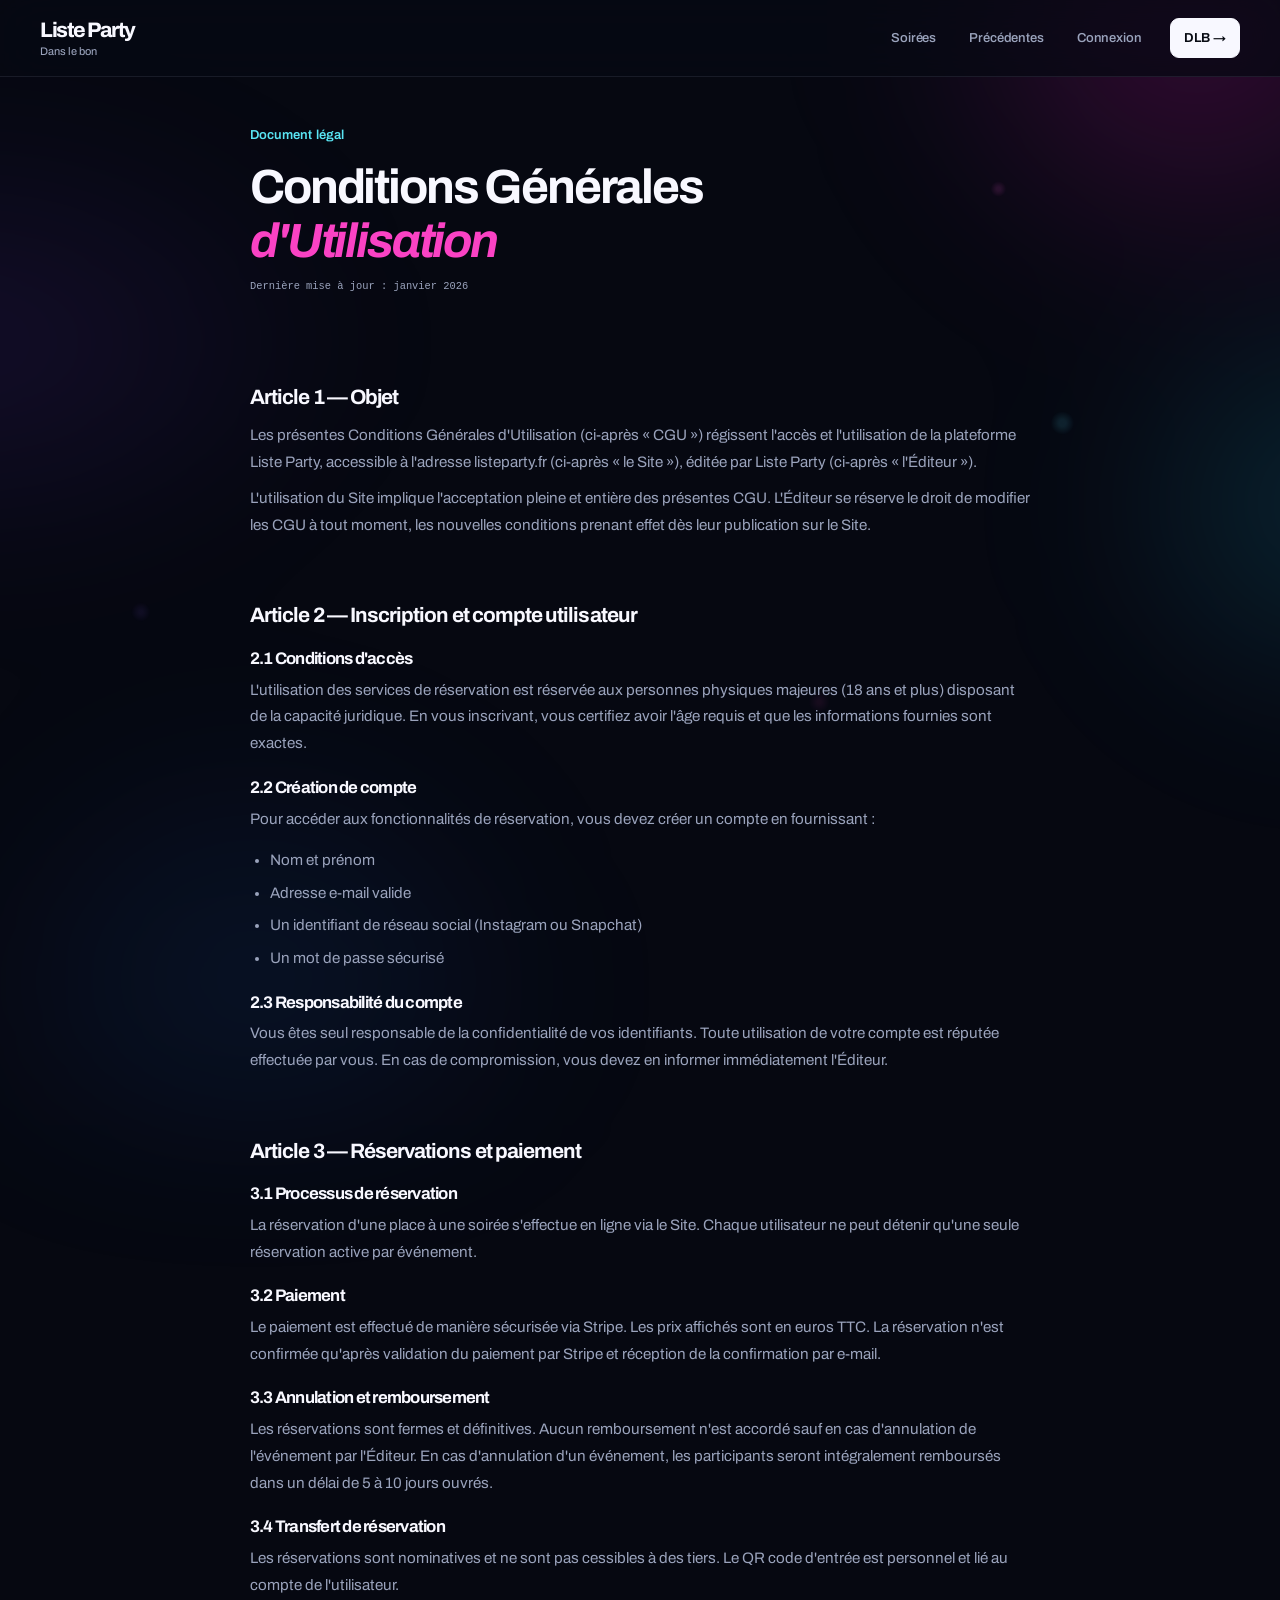
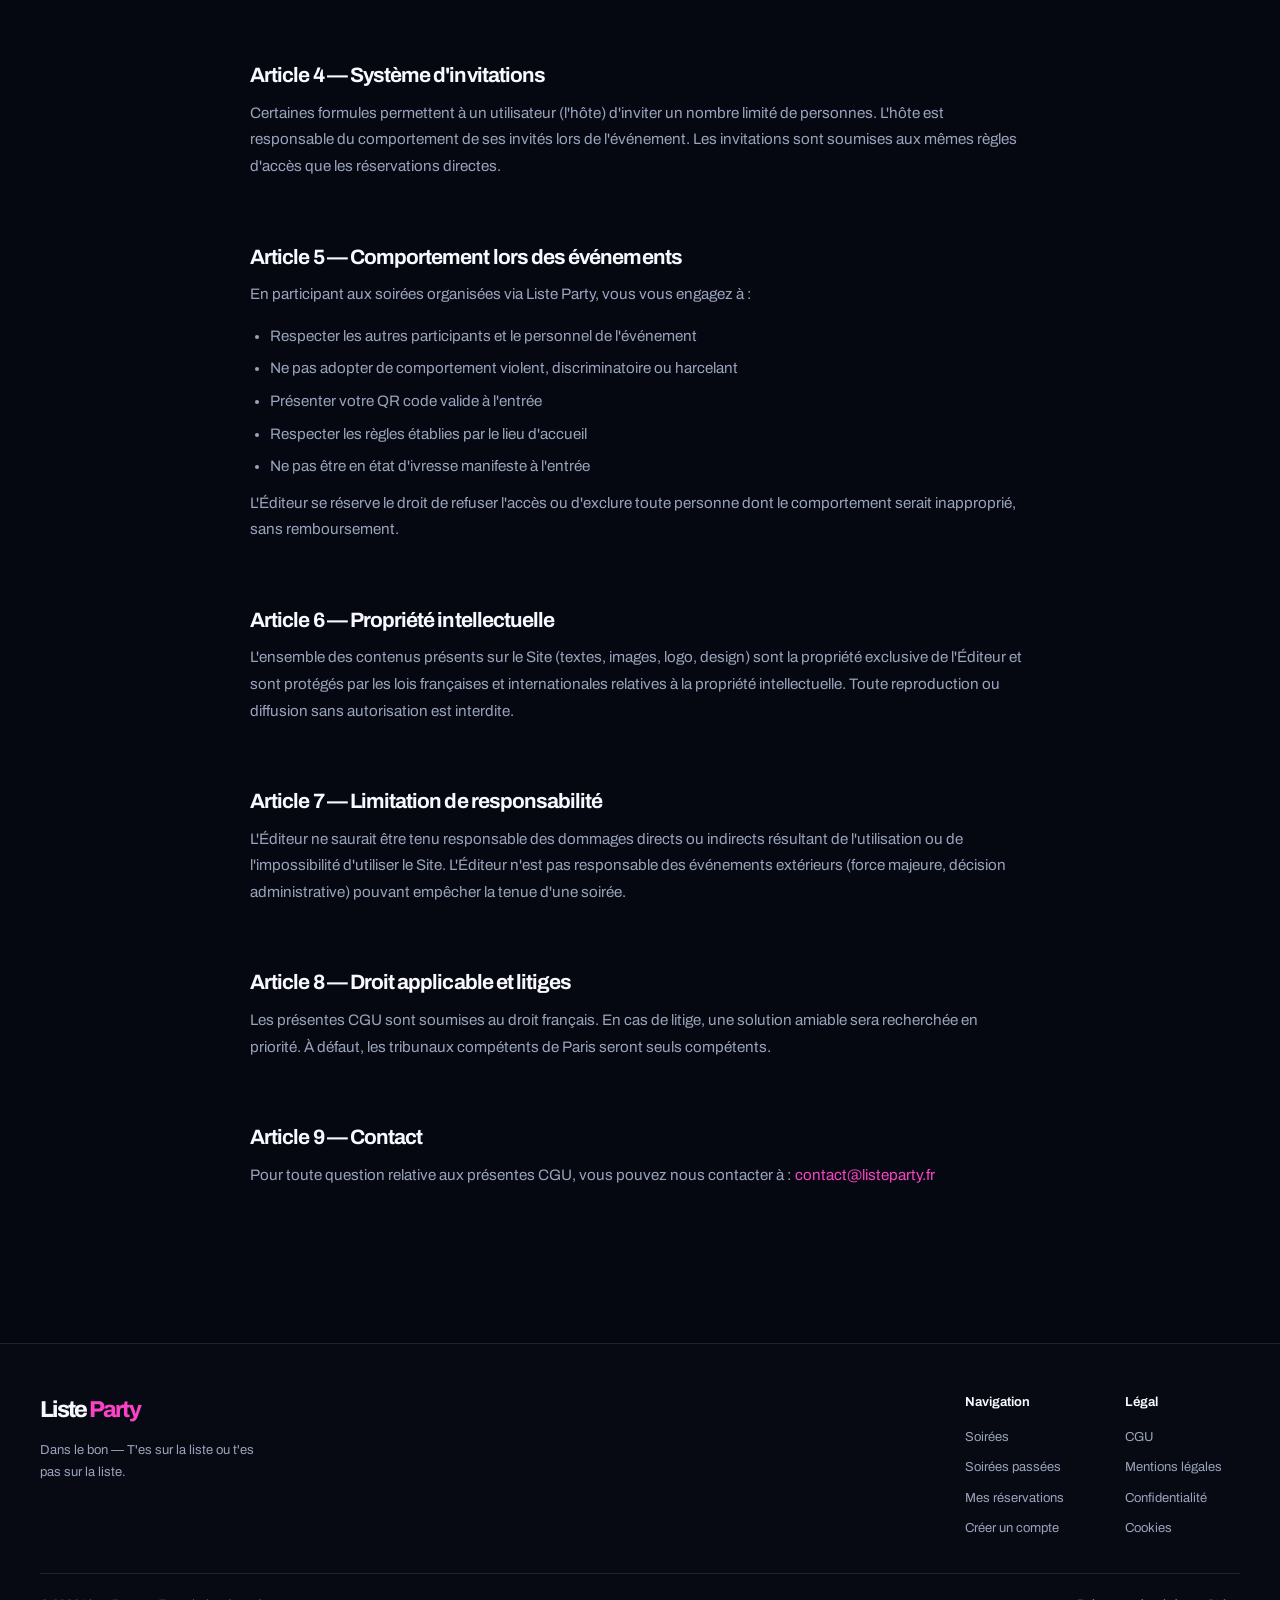
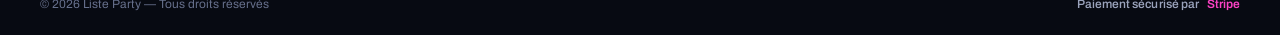
<file: cgu.html>
<!doctype html>
<html lang="fr"><head>
  <meta charset="utf-8"><meta name="viewport" content="width=device-width, initial-scale=1">
  <title>Conditions Générales d'Utilisation — Liste Party</title>
  <link rel="stylesheet" href="css/styles.css">
  <style>
    .legal-body { max-width: 780px; margin: 0 auto; }
    .legal-body h2 { font-size: 1.3rem; color: var(--white); margin: 32px 0 12px; }
    .legal-body h3 { font-size: 1.05rem; color: var(--bone); margin: 22px 0 8px; }
    .legal-body p, .legal-body li { color: var(--smoke); line-height: 1.75; font-size: 0.95rem; margin-bottom: 10px; }
    .legal-body ul { padding-left: 20px; margin-bottom: 10px; }
    .legal-body li { margin-bottom: 6px; }
    .legal-updated { font-family: 'Space Mono', monospace; font-size: 0.65rem; color: var(--smoke); margin-bottom: 36px; }
    .legal-section { border-top: 1px solid var(--line); padding-top: 24px; }
  </style>
</head><body>
<div id="nav"></div>

<section class="container" style="padding: 48px 0 60px;">
  <div class="legal-body">
    <div class="section-eyebrow mono mb-2">Document légal</div>
    <h1 style="font-size:clamp(2rem,6vw,3rem);color:var(--white);margin-bottom:10px;">Conditions Générales<br><span style="color:var(--gold);font-style:italic;">d'Utilisation</span></h1>
    <div class="legal-updated">Dernière mise à jour : janvier 2026</div>

    <div class="legal-section">
      <h2>Article 1 — Objet</h2>
      <p>Les présentes Conditions Générales d'Utilisation (ci-après « CGU ») régissent l'accès et l'utilisation de la plateforme Liste Party, accessible à l'adresse listeparty.fr (ci-après « le Site »), éditée par Liste Party (ci-après « l'Éditeur »).</p>
      <p>L'utilisation du Site implique l'acceptation pleine et entière des présentes CGU. L'Éditeur se réserve le droit de modifier les CGU à tout moment, les nouvelles conditions prenant effet dès leur publication sur le Site.</p>
    </div>

    <div class="legal-section">
      <h2>Article 2 — Inscription et compte utilisateur</h2>
      <h3>2.1 Conditions d'accès</h3>
      <p>L'utilisation des services de réservation est réservée aux personnes physiques majeures (18 ans et plus) disposant de la capacité juridique. En vous inscrivant, vous certifiez avoir l'âge requis et que les informations fournies sont exactes.</p>
      <h3>2.2 Création de compte</h3>
      <p>Pour accéder aux fonctionnalités de réservation, vous devez créer un compte en fournissant :</p>
      <ul>
        <li>Nom et prénom</li>
        <li>Adresse e-mail valide</li>
        <li>Un identifiant de réseau social (Instagram ou Snapchat)</li>
        <li>Un mot de passe sécurisé</li>
      </ul>
      <h3>2.3 Responsabilité du compte</h3>
      <p>Vous êtes seul responsable de la confidentialité de vos identifiants. Toute utilisation de votre compte est réputée effectuée par vous. En cas de compromission, vous devez en informer immédiatement l'Éditeur.</p>
    </div>

    <div class="legal-section">
      <h2>Article 3 — Réservations et paiement</h2>
      <h3>3.1 Processus de réservation</h3>
      <p>La réservation d'une place à une soirée s'effectue en ligne via le Site. Chaque utilisateur ne peut détenir qu'une seule réservation active par événement.</p>
      <h3>3.2 Paiement</h3>
      <p>Le paiement est effectué de manière sécurisée via Stripe. Les prix affichés sont en euros TTC. La réservation n'est confirmée qu'après validation du paiement par Stripe et réception de la confirmation par e-mail.</p>
      <h3>3.3 Annulation et remboursement</h3>
      <p>Les réservations sont fermes et définitives. Aucun remboursement n'est accordé sauf en cas d'annulation de l'événement par l'Éditeur. En cas d'annulation d'un événement, les participants seront intégralement remboursés dans un délai de 5 à 10 jours ouvrés.</p>
      <h3>3.4 Transfert de réservation</h3>
      <p>Les réservations sont nominatives et ne sont pas cessibles à des tiers. Le QR code d'entrée est personnel et lié au compte de l'utilisateur.</p>
    </div>

    <div class="legal-section">
      <h2>Article 4 — Système d'invitations</h2>
      <p>Certaines formules permettent à un utilisateur (l'hôte) d'inviter un nombre limité de personnes. L'hôte est responsable du comportement de ses invités lors de l'événement. Les invitations sont soumises aux mêmes règles d'accès que les réservations directes.</p>
    </div>

    <div class="legal-section">
      <h2>Article 5 — Comportement lors des événements</h2>
      <p>En participant aux soirées organisées via Liste Party, vous vous engagez à :</p>
      <ul>
        <li>Respecter les autres participants et le personnel de l'événement</li>
        <li>Ne pas adopter de comportement violent, discriminatoire ou harcelant</li>
        <li>Présenter votre QR code valide à l'entrée</li>
        <li>Respecter les règles établies par le lieu d'accueil</li>
        <li>Ne pas être en état d'ivresse manifeste à l'entrée</li>
      </ul>
      <p>L'Éditeur se réserve le droit de refuser l'accès ou d'exclure toute personne dont le comportement serait inapproprié, sans remboursement.</p>
    </div>

    <div class="legal-section">
      <h2>Article 6 — Propriété intellectuelle</h2>
      <p>L'ensemble des contenus présents sur le Site (textes, images, logo, design) sont la propriété exclusive de l'Éditeur et sont protégés par les lois françaises et internationales relatives à la propriété intellectuelle. Toute reproduction ou diffusion sans autorisation est interdite.</p>
    </div>

    <div class="legal-section">
      <h2>Article 7 — Limitation de responsabilité</h2>
      <p>L'Éditeur ne saurait être tenu responsable des dommages directs ou indirects résultant de l'utilisation ou de l'impossibilité d'utiliser le Site. L'Éditeur n'est pas responsable des événements extérieurs (force majeure, décision administrative) pouvant empêcher la tenue d'une soirée.</p>
    </div>

    <div class="legal-section">
      <h2>Article 8 — Droit applicable et litiges</h2>
      <p>Les présentes CGU sont soumises au droit français. En cas de litige, une solution amiable sera recherchée en priorité. À défaut, les tribunaux compétents de Paris seront seuls compétents.</p>
    </div>

    <div class="legal-section">
      <h2>Article 9 — Contact</h2>
      <p>Pour toute question relative aux présentes CGU, vous pouvez nous contacter à : <a href="mailto:contact@listeparty.fr" style="color:var(--gold);">contact@listeparty.fr</a></p>
    </div>
  </div>
</section>

<div id="footer"></div>
<script src="js/config.js"></script><script src="js/api.js"></script>
<script>renderFooter(); renderNav();</script>
</body></html>
</file>
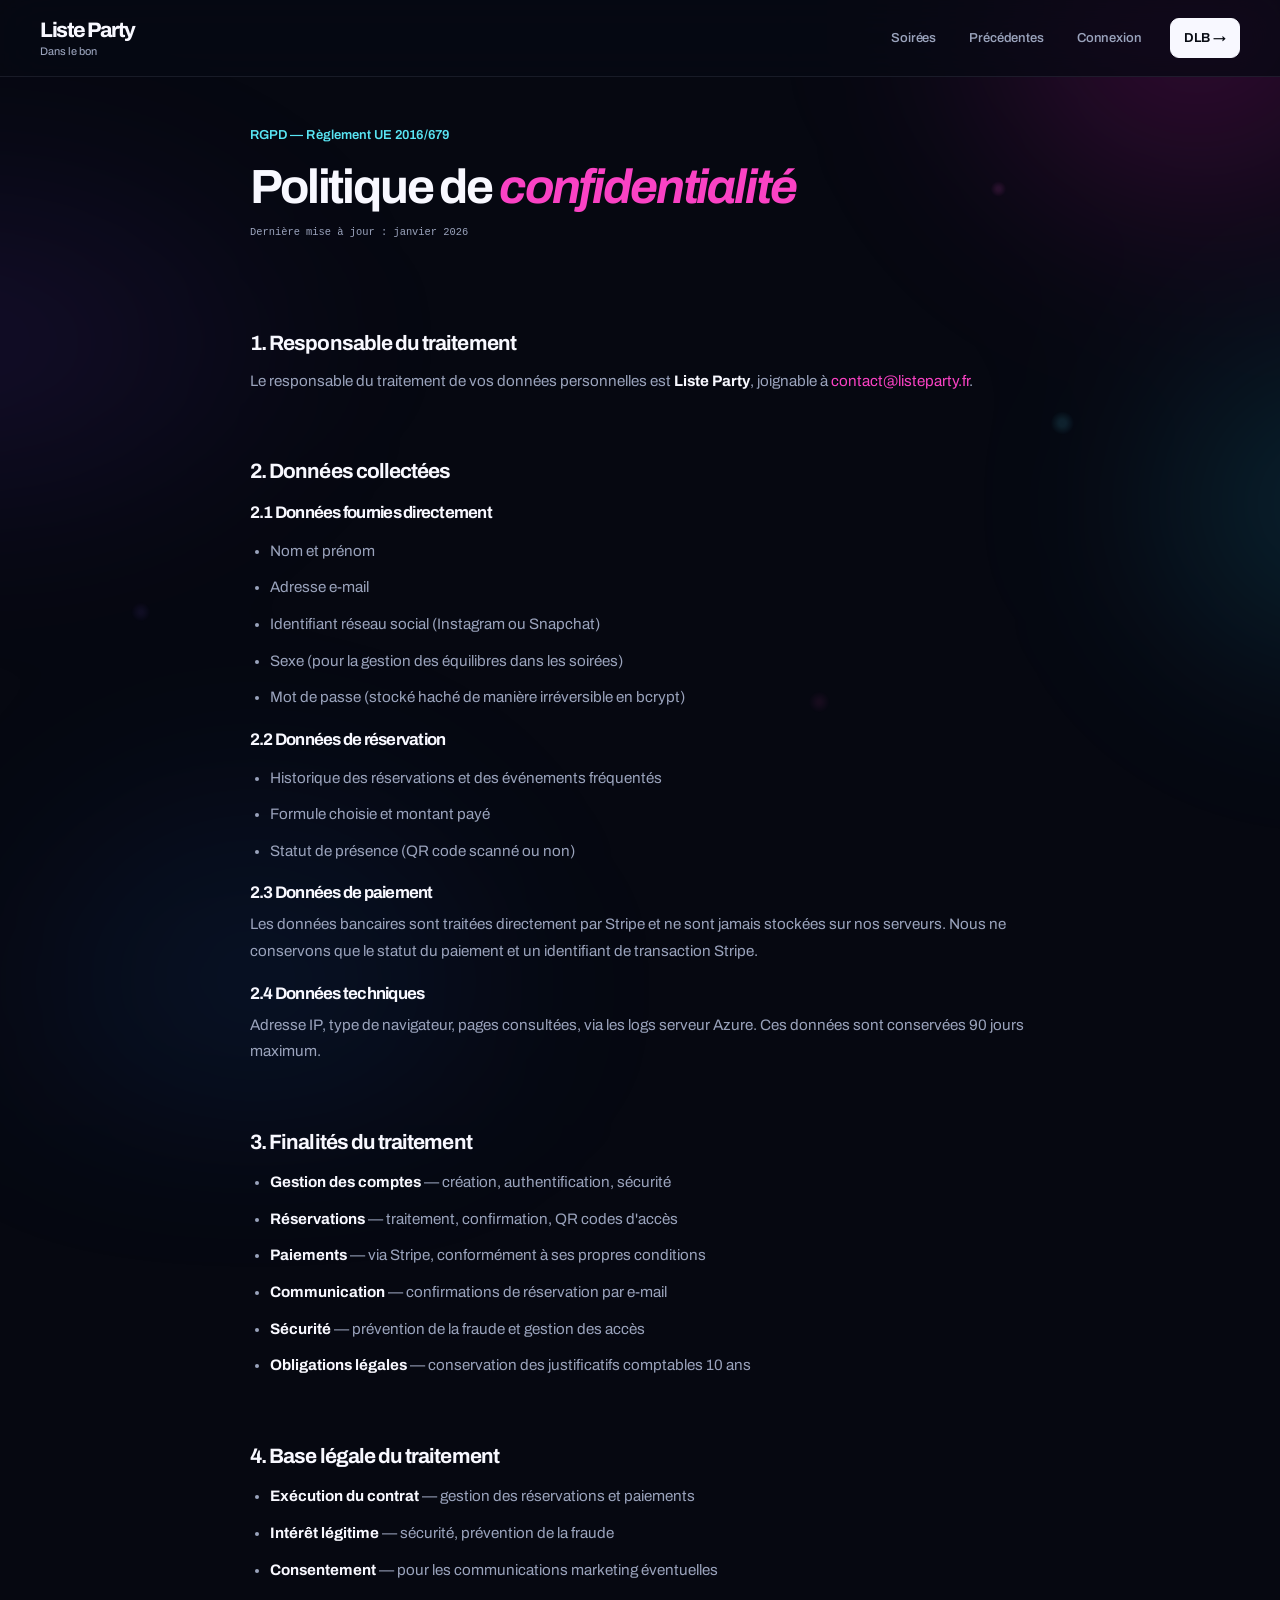
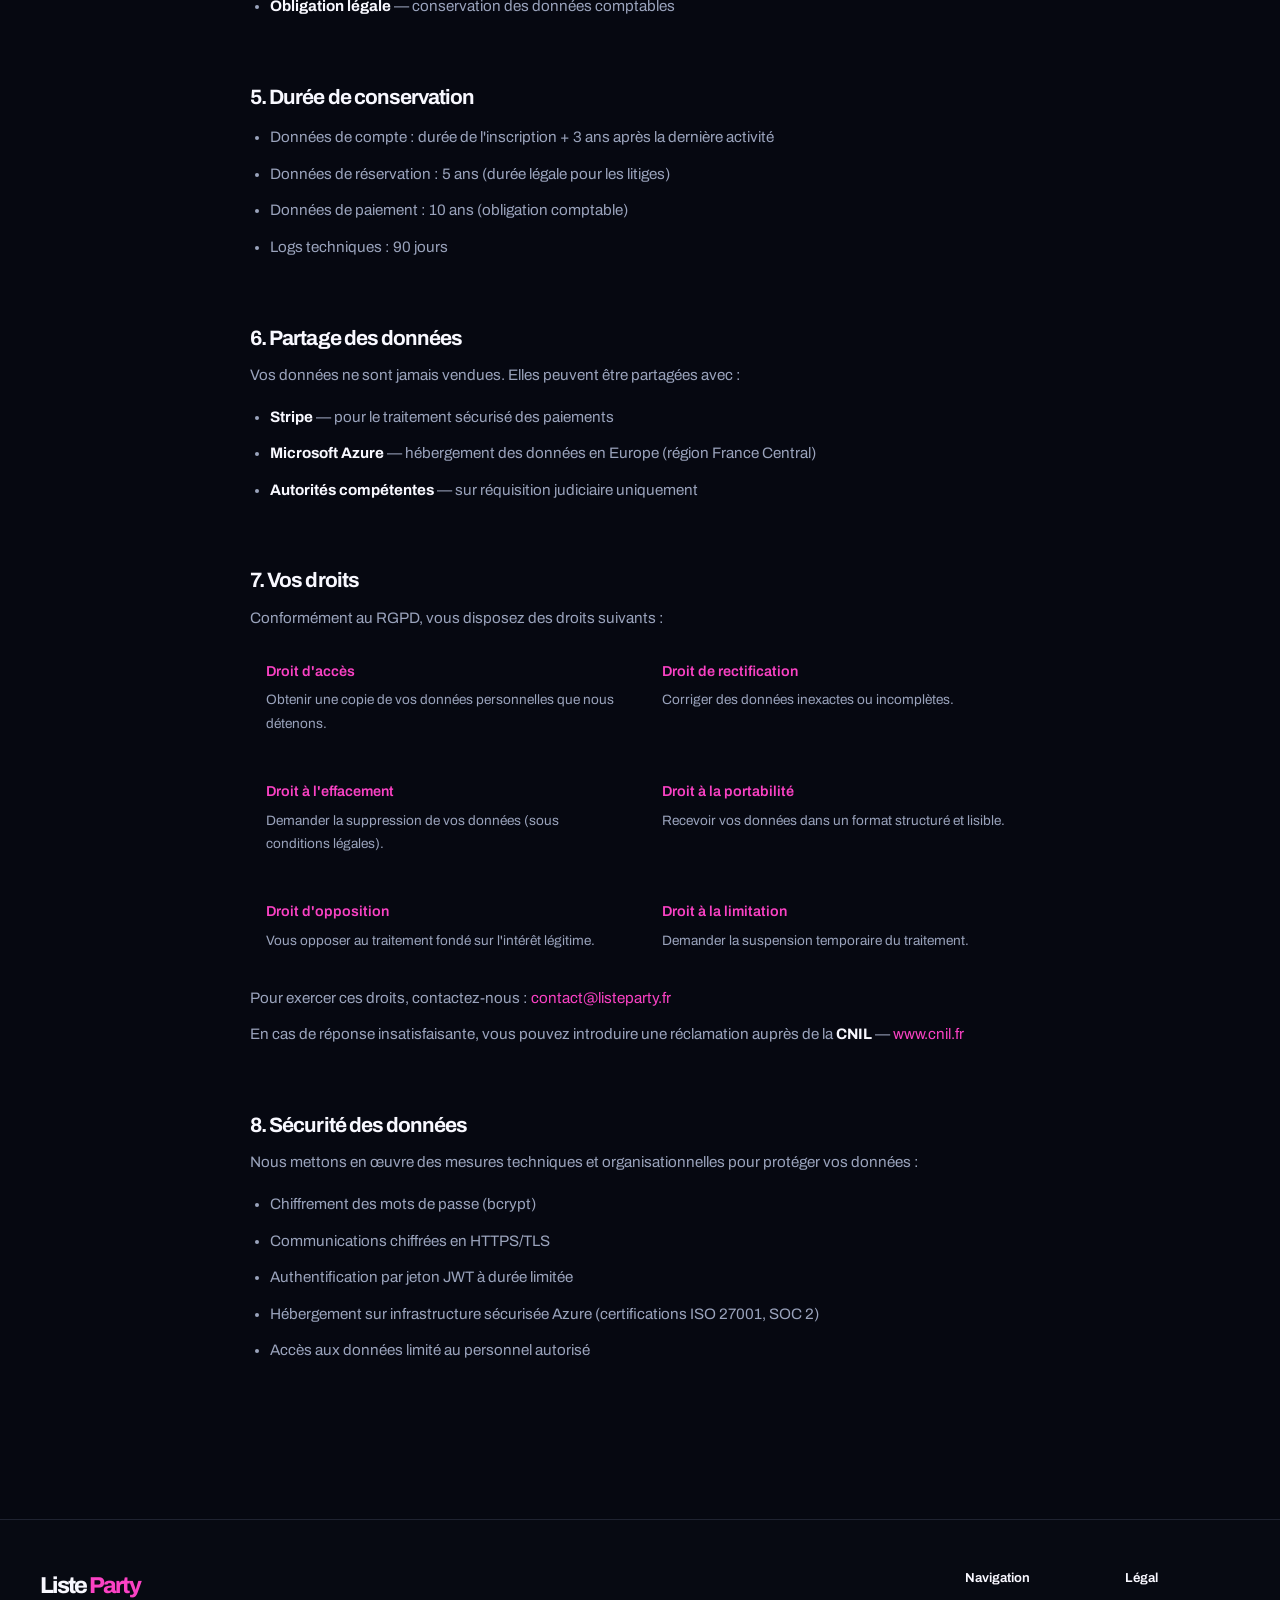
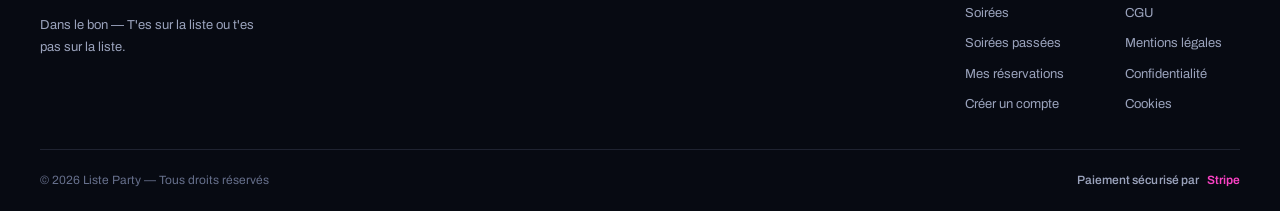
<file: confidentialite.html>
<!doctype html>
<html lang="fr"><head>
  <meta charset="utf-8"><meta name="viewport" content="width=device-width, initial-scale=1">
  <title>Politique de confidentialité — Liste Party</title>
  <link rel="stylesheet" href="css/styles.css">
  <style>
    .legal-body { max-width: 780px; margin: 0 auto; }
    .legal-body h2 { font-size: 1.3rem; color: var(--white); margin: 32px 0 12px; }
    .legal-body h3 { font-size: 1.05rem; color: var(--bone); margin: 20px 0 8px; }
    .legal-body p, .legal-body li { color: var(--smoke); line-height: 1.75; font-size: 0.95rem; margin-bottom: 10px; }
    .legal-body ul { padding-left: 20px; margin-bottom: 10px; }
    .legal-updated { font-family: 'Space Mono', monospace; font-size: 0.65rem; color: var(--smoke); margin-bottom: 36px; }
    .legal-section { border-top: 1px solid var(--line); padding-top: 24px; }
    .rights-grid { display: grid; grid-template-columns: 1fr 1fr; gap: 12px; margin-top: 12px; }
    @media (max-width: 560px) { .rights-grid { grid-template-columns: 1fr; } }
    .right-card { background: var(--panel); border: 1px solid var(--line); border-radius: var(--r); padding: 16px; }
    .right-card-title { color: var(--gold); font-weight: 600; font-size: 0.9rem; margin-bottom: 6px; }
    .right-card p { font-size: 0.85rem; margin-bottom: 0; }
  </style>
</head><body>
<div id="nav"></div>

<section class="container" style="padding: 48px 0 60px;">
  <div class="legal-body">
    <div class="section-eyebrow mono mb-2">RGPD — Règlement UE 2016/679</div>
    <h1 style="font-size:clamp(2rem,6vw,3rem);color:var(--white);margin-bottom:10px;">Politique de <span style="color:var(--gold);font-style:italic;">confidentialité</span></h1>
    <div class="legal-updated">Dernière mise à jour : janvier 2026</div>

    <div class="legal-section">
      <h2>1. Responsable du traitement</h2>
      <p>Le responsable du traitement de vos données personnelles est <strong style="color:var(--bone);">Liste Party</strong>, joignable à <a href="mailto:contact@listeparty.fr" style="color:var(--gold);">contact@listeparty.fr</a>.</p>
    </div>

    <div class="legal-section">
      <h2>2. Données collectées</h2>
      <h3>2.1 Données fournies directement</h3>
      <ul>
        <li>Nom et prénom</li>
        <li>Adresse e-mail</li>
        <li>Identifiant réseau social (Instagram ou Snapchat)</li>
        <li>Sexe (pour la gestion des équilibres dans les soirées)</li>
        <li>Mot de passe (stocké haché de manière irréversible en bcrypt)</li>
      </ul>
      <h3>2.2 Données de réservation</h3>
      <ul>
        <li>Historique des réservations et des événements fréquentés</li>
        <li>Formule choisie et montant payé</li>
        <li>Statut de présence (QR code scanné ou non)</li>
      </ul>
      <h3>2.3 Données de paiement</h3>
      <p>Les données bancaires sont traitées directement par Stripe et ne sont jamais stockées sur nos serveurs. Nous ne conservons que le statut du paiement et un identifiant de transaction Stripe.</p>
      <h3>2.4 Données techniques</h3>
      <p>Adresse IP, type de navigateur, pages consultées, via les logs serveur Azure. Ces données sont conservées 90 jours maximum.</p>
    </div>

    <div class="legal-section">
      <h2>3. Finalités du traitement</h2>
      <ul>
        <li><strong style="color:var(--bone);">Gestion des comptes</strong> — création, authentification, sécurité</li>
        <li><strong style="color:var(--bone);">Réservations</strong> — traitement, confirmation, QR codes d'accès</li>
        <li><strong style="color:var(--bone);">Paiements</strong> — via Stripe, conformément à ses propres conditions</li>
        <li><strong style="color:var(--bone);">Communication</strong> — confirmations de réservation par e-mail</li>
        <li><strong style="color:var(--bone);">Sécurité</strong> — prévention de la fraude et gestion des accès</li>
        <li><strong style="color:var(--bone);">Obligations légales</strong> — conservation des justificatifs comptables 10 ans</li>
      </ul>
    </div>

    <div class="legal-section">
      <h2>4. Base légale du traitement</h2>
      <ul>
        <li><strong style="color:var(--bone);">Exécution du contrat</strong> — gestion des réservations et paiements</li>
        <li><strong style="color:var(--bone);">Intérêt légitime</strong> — sécurité, prévention de la fraude</li>
        <li><strong style="color:var(--bone);">Consentement</strong> — pour les communications marketing éventuelles</li>
        <li><strong style="color:var(--bone);">Obligation légale</strong> — conservation des données comptables</li>
      </ul>
    </div>

    <div class="legal-section">
      <h2>5. Durée de conservation</h2>
      <ul>
        <li>Données de compte : durée de l'inscription + 3 ans après la dernière activité</li>
        <li>Données de réservation : 5 ans (durée légale pour les litiges)</li>
        <li>Données de paiement : 10 ans (obligation comptable)</li>
        <li>Logs techniques : 90 jours</li>
      </ul>
    </div>

    <div class="legal-section">
      <h2>6. Partage des données</h2>
      <p>Vos données ne sont jamais vendues. Elles peuvent être partagées avec :</p>
      <ul>
        <li><strong style="color:var(--bone);">Stripe</strong> — pour le traitement sécurisé des paiements</li>
        <li><strong style="color:var(--bone);">Microsoft Azure</strong> — hébergement des données en Europe (région France Central)</li>
        <li><strong style="color:var(--bone);">Autorités compétentes</strong> — sur réquisition judiciaire uniquement</li>
      </ul>
    </div>

    <div class="legal-section">
      <h2>7. Vos droits</h2>
      <p>Conformément au RGPD, vous disposez des droits suivants :</p>
      <div class="rights-grid">
        <div class="right-card"><div class="right-card-title">Droit d'accès</div><p>Obtenir une copie de vos données personnelles que nous détenons.</p></div>
        <div class="right-card"><div class="right-card-title">Droit de rectification</div><p>Corriger des données inexactes ou incomplètes.</p></div>
        <div class="right-card"><div class="right-card-title">Droit à l'effacement</div><p>Demander la suppression de vos données (sous conditions légales).</p></div>
        <div class="right-card"><div class="right-card-title">Droit à la portabilité</div><p>Recevoir vos données dans un format structuré et lisible.</p></div>
        <div class="right-card"><div class="right-card-title">Droit d'opposition</div><p>Vous opposer au traitement fondé sur l'intérêt légitime.</p></div>
        <div class="right-card"><div class="right-card-title">Droit à la limitation</div><p>Demander la suspension temporaire du traitement.</p></div>
      </div>
      <p style="margin-top:16px;">Pour exercer ces droits, contactez-nous : <a href="mailto:contact@listeparty.fr" style="color:var(--gold);">contact@listeparty.fr</a></p>
      <p>En cas de réponse insatisfaisante, vous pouvez introduire une réclamation auprès de la <strong style="color:var(--bone);">CNIL</strong> — <a href="https://www.cnil.fr" target="_blank" rel="noopener" style="color:var(--gold);">www.cnil.fr</a></p>
    </div>

    <div class="legal-section">
      <h2>8. Sécurité des données</h2>
      <p>Nous mettons en œuvre des mesures techniques et organisationnelles pour protéger vos données :</p>
      <ul>
        <li>Chiffrement des mots de passe (bcrypt)</li>
        <li>Communications chiffrées en HTTPS/TLS</li>
        <li>Authentification par jeton JWT à durée limitée</li>
        <li>Hébergement sur infrastructure sécurisée Azure (certifications ISO 27001, SOC 2)</li>
        <li>Accès aux données limité au personnel autorisé</li>
      </ul>
    </div>
  </div>
</section>

<div id="footer"></div>
<script src="js/config.js"></script><script src="js/api.js"></script>
<script>renderFooter(); renderNav();</script>
</body></html>
</file>
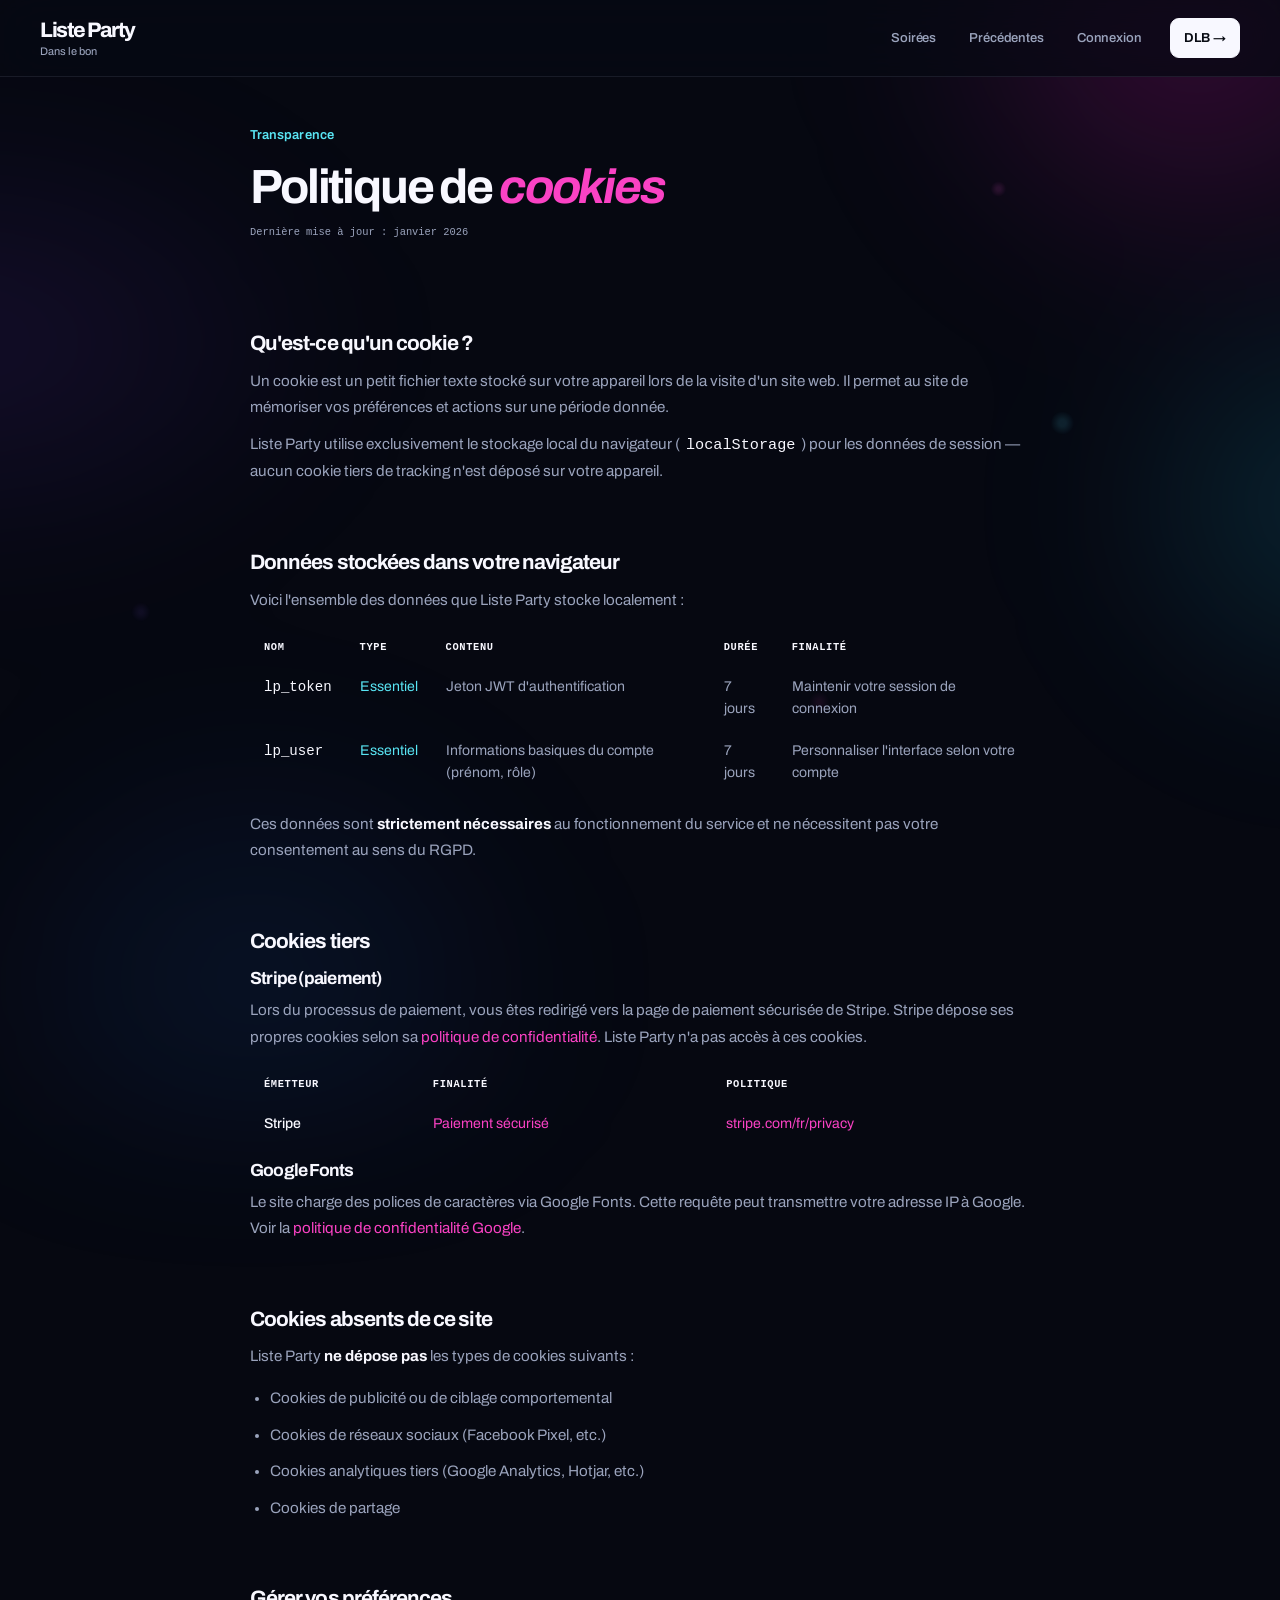
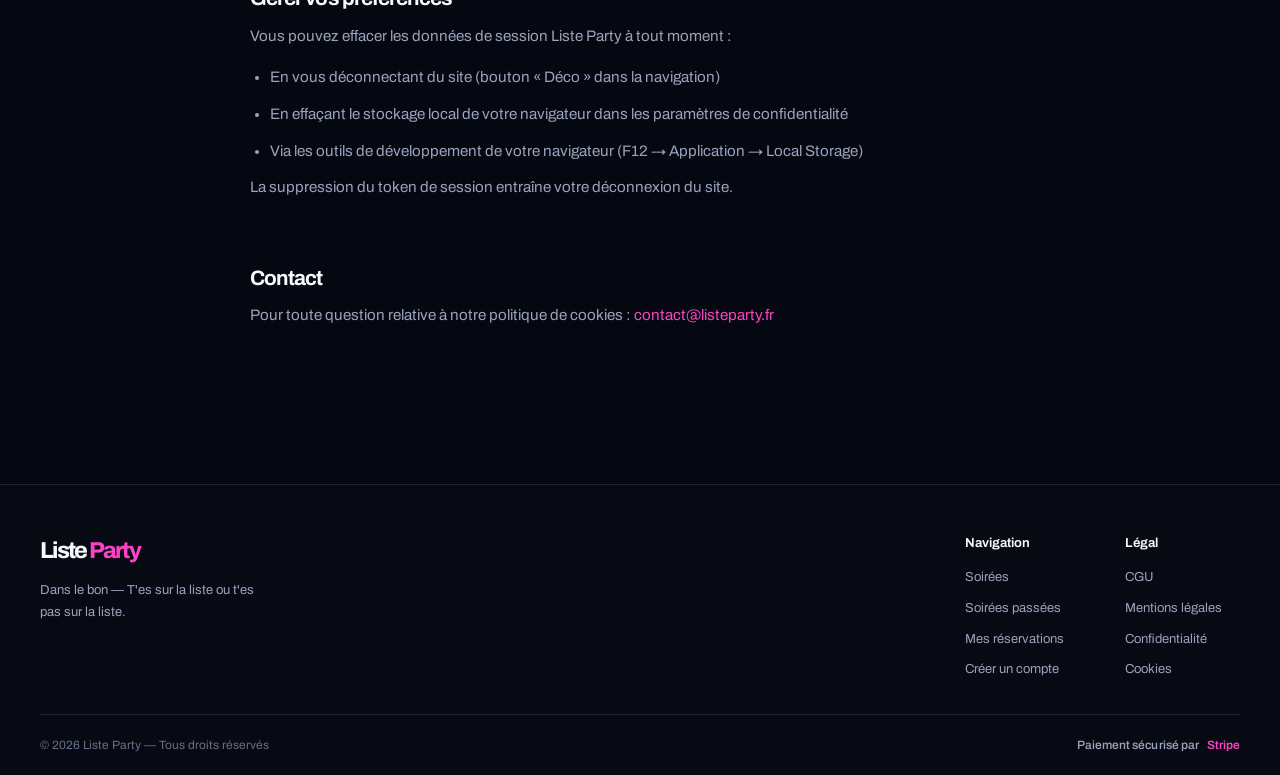
<file: cookies.html>
<!doctype html>
<html lang="fr"><head>
  <meta charset="utf-8"><meta name="viewport" content="width=device-width, initial-scale=1">
  <title>Politique de cookies — Liste Party</title>
  <link rel="stylesheet" href="css/styles.css">
  <style>
    .legal-body { max-width: 780px; margin: 0 auto; }
    .legal-body h2 { font-size: 1.3rem; color: var(--white); margin: 32px 0 12px; }
    .legal-body p, .legal-body li { color: var(--smoke); line-height: 1.75; font-size: 0.95rem; margin-bottom: 10px; }
    .legal-body ul { padding-left: 20px; margin-bottom: 10px; }
    .legal-updated { font-family: 'Space Mono', monospace; font-size: 0.65rem; color: var(--smoke); margin-bottom: 36px; }
    .legal-section { border-top: 1px solid var(--line); padding-top: 24px; }
    .cookie-table { width: 100%; border-collapse: collapse; margin: 16px 0; font-size: 0.88rem; }
    .cookie-table th { background: var(--panel); color: var(--bone); padding: 10px 14px; text-align: left; font-weight: 600; border-bottom: 1px solid var(--line); font-family: 'Space Mono', monospace; font-size: 0.65rem; text-transform: uppercase; letter-spacing: 0.06em; }
    .cookie-table td { padding: 10px 14px; border-bottom: 1px solid var(--line); color: var(--smoke); vertical-align: top; }
    .cookie-table tr:last-child td { border-bottom: none; }
    .cookie-table td:first-child { color: var(--bone); font-weight: 500; white-space: nowrap; }
    .ct-essential { color: var(--lime) !important; }
    .ct-third { color: var(--gold) !important; }
  </style>
</head><body>
<div id="nav"></div>

<section class="container" style="padding: 48px 0 60px;">
  <div class="legal-body">
    <div class="section-eyebrow mono mb-2">Transparence</div>
    <h1 style="font-size:clamp(2rem,6vw,3rem);color:var(--white);margin-bottom:10px;">Politique de <span style="color:var(--gold);font-style:italic;">cookies</span></h1>
    <div class="legal-updated">Dernière mise à jour : janvier 2026</div>

    <div class="legal-section">
      <h2>Qu'est-ce qu'un cookie ?</h2>
      <p>Un cookie est un petit fichier texte stocké sur votre appareil lors de la visite d'un site web. Il permet au site de mémoriser vos préférences et actions sur une période donnée.</p>
      <p>Liste Party utilise exclusivement le stockage local du navigateur (<code style="color:var(--bone);background:var(--panel);padding:2px 6px;border-radius:3px;">localStorage</code>) pour les données de session — aucun cookie tiers de tracking n'est déposé sur votre appareil.</p>
    </div>

    <div class="legal-section">
      <h2>Données stockées dans votre navigateur</h2>
      <p>Voici l'ensemble des données que Liste Party stocke localement :</p>
      <table class="cookie-table">
        <thead>
          <tr>
            <th>Nom</th>
            <th>Type</th>
            <th>Contenu</th>
            <th>Durée</th>
            <th>Finalité</th>
          </tr>
        </thead>
        <tbody>
          <tr>
            <td><code>lp_token</code></td>
            <td><span class="ct-essential">Essentiel</span></td>
            <td>Jeton JWT d'authentification</td>
            <td>7 jours</td>
            <td>Maintenir votre session de connexion</td>
          </tr>
          <tr>
            <td><code>lp_user</code></td>
            <td><span class="ct-essential">Essentiel</span></td>
            <td>Informations basiques du compte (prénom, rôle)</td>
            <td>7 jours</td>
            <td>Personnaliser l'interface selon votre compte</td>
          </tr>
        </tbody>
      </table>
      <p>Ces données sont <strong style="color:var(--bone);">strictement nécessaires</strong> au fonctionnement du service et ne nécessitent pas votre consentement au sens du RGPD.</p>
    </div>

    <div class="legal-section">
      <h2>Cookies tiers</h2>
      <h3 style="color:var(--bone);margin:16px 0 8px;">Stripe (paiement)</h3>
      <p>Lors du processus de paiement, vous êtes redirigé vers la page de paiement sécurisée de Stripe. Stripe dépose ses propres cookies selon sa <a href="https://stripe.com/fr/privacy" target="_blank" rel="noopener" style="color:var(--gold);">politique de confidentialité</a>. Liste Party n'a pas accès à ces cookies.</p>
      <table class="cookie-table">
        <thead><tr><th>Émetteur</th><th>Finalité</th><th>Politique</th></tr></thead>
        <tbody>
          <tr>
            <td>Stripe</td>
            <td><span class="ct-third">Paiement sécurisé</span></td>
            <td><a href="https://stripe.com/fr/privacy" target="_blank" rel="noopener" style="color:var(--gold);">stripe.com/fr/privacy</a></td>
          </tr>
        </tbody>
      </table>
      <h3 style="color:var(--bone);margin:16px 0 8px;">Google Fonts</h3>
      <p>Le site charge des polices de caractères via Google Fonts. Cette requête peut transmettre votre adresse IP à Google. Voir la <a href="https://policies.google.com/privacy" target="_blank" rel="noopener" style="color:var(--gold);">politique de confidentialité Google</a>.</p>
    </div>

    <div class="legal-section">
      <h2>Cookies absents de ce site</h2>
      <p>Liste Party <strong style="color:var(--bone);">ne dépose pas</strong> les types de cookies suivants :</p>
      <ul>
        <li>Cookies de publicité ou de ciblage comportemental</li>
        <li>Cookies de réseaux sociaux (Facebook Pixel, etc.)</li>
        <li>Cookies analytiques tiers (Google Analytics, Hotjar, etc.)</li>
        <li>Cookies de partage</li>
      </ul>
    </div>

    <div class="legal-section">
      <h2>Gérer vos préférences</h2>
      <p>Vous pouvez effacer les données de session Liste Party à tout moment :</p>
      <ul>
        <li>En vous déconnectant du site (bouton « Déco » dans la navigation)</li>
        <li>En effaçant le stockage local de votre navigateur dans les paramètres de confidentialité</li>
        <li>Via les outils de développement de votre navigateur (F12 → Application → Local Storage)</li>
      </ul>
      <p>La suppression du token de session entraîne votre déconnexion du site.</p>
    </div>

    <div class="legal-section">
      <h2>Contact</h2>
      <p>Pour toute question relative à notre politique de cookies : <a href="mailto:contact@listeparty.fr" style="color:var(--gold);">contact@listeparty.fr</a></p>
    </div>
  </div>
</section>

<div id="footer"></div>
<script src="js/config.js"></script><script src="js/api.js"></script>
<script>renderFooter(); renderNav();</script>
</body></html>
</file>
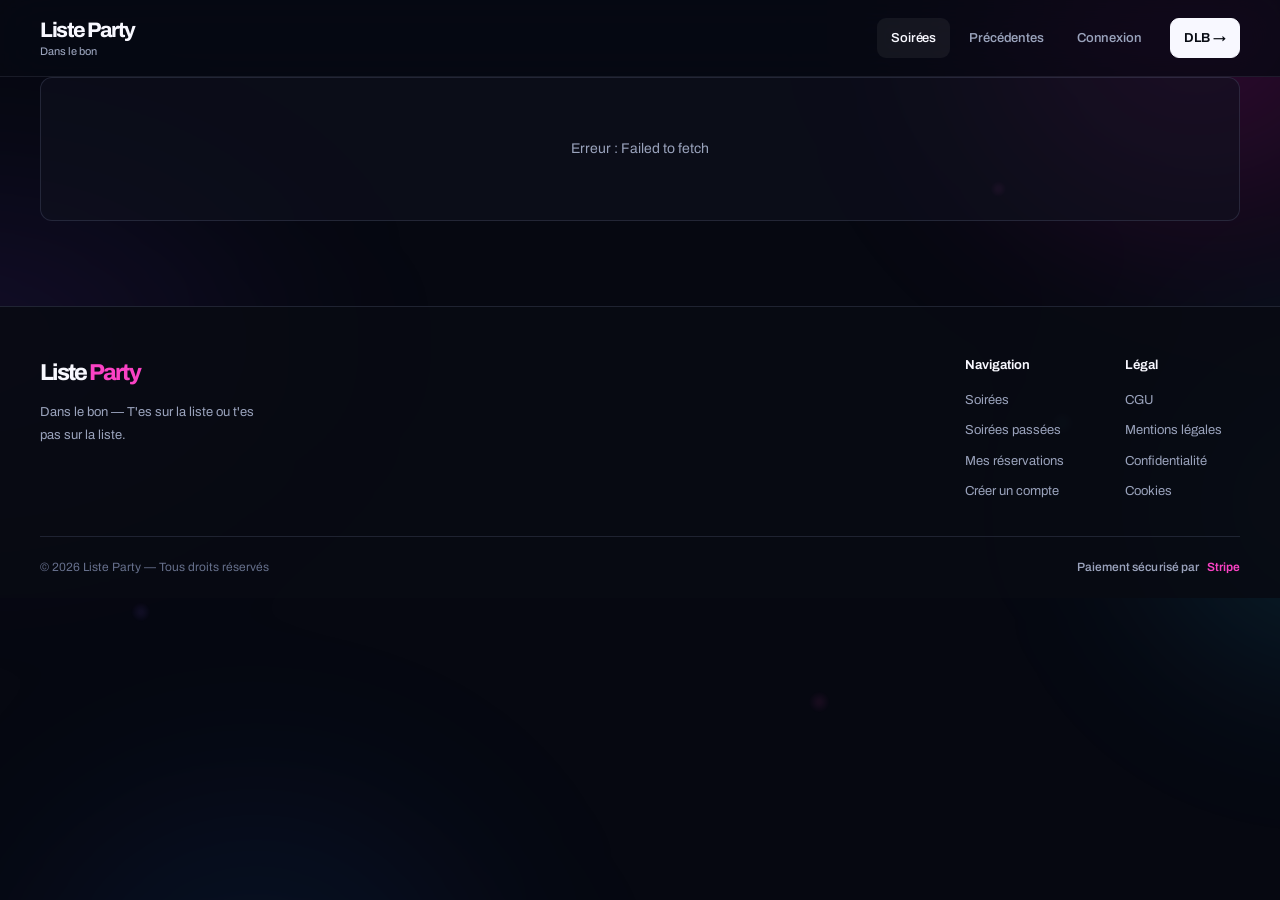
<file: event.html>
<!doctype html>
<html lang="fr"><head>
  <meta charset="utf-8"><meta name="viewport" content="width=device-width, initial-scale=1">
  <title>Soirée — Liste Party</title>
  <link rel="stylesheet" href="css/styles.css">
</head><body>
<div id="nav"></div>
<div class="container"><div id="alertBox"></div></div>
<div id="pageContent" class="container"><div class="empty-state">Chargement...</div></div>

<div id="footer"></div>

<script src="js/config.js"></script>
<script src="js/api.js"></script>
<script>
renderFooter();
  renderNav('home');
const params  = new URLSearchParams(window.location.search);
const eventId = params.get('id');
if (params.get('cancelled')) showAlert(document.getElementById('alertBox'), 'Paiement annulé. Aucun débit effectué.', 'info');

let selectedFormulaId = null;
let selectedFormuleFree = false;

async function load() {
  const pc = document.getElementById('pageContent');
  try {
    const [ev, formulas, avail] = await Promise.all([apiFetch(`/events/${eventId}`), apiFetch(`/formulas?event_id=${eventId}`), apiFetch(`/events/${eventId}/formula-availability`)]);
    render(ev, formulas, avail);
  } catch(err) { pc.innerHTML = `<div class="empty-state">Erreur : ${err.message}</div>`; }
}

function render(ev, formulas, avail) {
  const resaClosed = ev.reservations_open === 0;
  document.title = `${ev.title} — Liste Party`;
  const pc = document.getElementById('pageContent');
  pc.innerHTML = `
    <section class="event-hero-grid">
      <div class="fade-up">
        ${ev.images.length
          ? `${ev.images[0].media_type === 'video'
               ? `<video class="gallery-main" id="mainImg" src="${ev.images[0].url}" controls playsinline preload="metadata"></video>`
               : `<img class="gallery-main" id="mainImg" src="${ev.images[0].url}" alt="${ev.title}">`}
             ${ev.images.length > 1 ? `<div class="gallery-thumbs">${ev.images.map((img, i) =>
               img.media_type === 'video'
                 ? `<video class="gallery-thumb ${i===0?'active':''}" data-idx="${i}" data-type="video" src="${img.url}" muted preload="metadata"></video>`
                 : `<img class="gallery-thumb ${i===0?'active':''}" data-idx="${i}" data-type="image" src="${img.url}">`
             ).join('')}</div>` : ''}`
          : `<div class="gallery-main" style="display:flex;align-items:center;justify-content:center;color:var(--ghost);font-family:'Playfair Display',serif;font-style:italic;font-size:2rem;">Liste Party</div>`
        }
      </div>
      <div class="fade-up d1">
        <div class="mono text-gold mb-2">${ev.department} · Adresse révélée à l'achat</div>
        <h1 class="event-info-title">${ev.title}</h1>
        ${ev.description ? `<p class="event-desc-text">${ev.description}</p>` : ''}
        <div class="meta-strip">
          <div class="meta-item"><div class="mono">Date</div><div class="meta-val">${formatDate(ev.date)}</div></div>
          <div class="meta-item"><div class="mono">Heure</div><div class="meta-val">${formatTime(ev.date)}</div></div>
          <div class="meta-item"><div class="mono">Lieu</div><div class="meta-val">Adresse révélée à l'achat</div></div>
        </div>
      </div>
    </section>

    <section class="section fade-up d2">
      <div class="section-head">
        <div>
          <div class="section-eyebrow mono">Une place, une formule</div>
          <h2 class="section-title">Choisis ta <span class="gold">formule</span></h2>
        </div>
      </div>

      <div class="formulas-grid" id="formulasList">
        ${formulas.filter(f => {
          if (f.is_girls_only) {
            const g = auth.user ? auth.user.gender : null;
            return g === 'F';
          }
          return true;
        }).map(f => {
          const isGirls = f.is_girls_only === 1 || f.is_girls_only === true;
          const a = avail[String(f.id)] || {};
          const spotsLeft = a.spots_left;
          const isFull = spotsLeft !== null && spotsLeft !== undefined && spotsLeft <= 0;
          return `
            <div class="formula-card${isGirls?' formula-girls':''}${isFull?' formula-unavail':''}" data-id="${f.id}" data-price="${f.price_cents}" data-girls="${isGirls}">
              <div class="formula-left">
                <div class="formula-name" style="${isFull ? 'text-decoration:line-through;opacity:0.55;' : ''}">
                  ${f.name}
                  ${isGirls ? '<span style="background:var(--pink);color:#fff;font-size:10px;padding:2px 8px;border-radius:10px;margin-left:6px;vertical-align:middle;font-weight:600;letter-spacing:0.04em;">♀ FILLES</span>' : ''}
                  ${isFull ? '<span style="background:var(--danger);color:#fff;font-size:10px;padding:2px 8px;border-radius:2px;margin-left:6px;vertical-align:middle;font-weight:700;letter-spacing:0.05em;text-transform:uppercase;">Épuisé</span>' : ''}
                </div>
                <div class="formula-desc" style="${isFull ? 'opacity:0.55;' : ''}">
                  ${f.description || ''}
                  ${isGirls ? '<br><span style="color:var(--pink);font-size:13px;font-weight:600;">Entrée gratuite — réservé aux filles</span>' : ''}
                </div>
                ${f.max_guests > 0 ? `<div class="formula-guests" style="${isFull ? 'opacity:0.55;' : ''}">✦ Tu peux inviter jusqu'à ${f.max_guests} personne${f.max_guests > 1 ? 's' : ''}</div>` : ''}
              </div>
              <div class="formula-right">
                <div class="formula-price" style="${isGirls?'color:var(--pink);':''}${isFull ? 'text-decoration:line-through;opacity:0.55;' : ''}">${isGirls?'GRATUIT':formatPrice(f.price_cents)}</div>
                <div class="formula-check">✓</div>
              </div>
            </div>`;
        }).join('')}
      </div>

      <div id="resAlert" style="margin-top:16px;"></div>

      ${resaClosed ? '<div class="alert info" style="text-align:center;font-weight:600;">🔒 Réservations fermées pour cette soirée.</div>' : `
      <button id="reserveBtn" class="btn btn-gold btn-block btn-lg" style="margin-top:16px;">
        Réserver et payer →
      </button>`}
      <p class="mono text-smoke text-center mt-2" style="font-size:0.65rem;">
        1 place par personne · Paiement 100% sécurisé · Stripe · CB acceptées
      </p>
    </section>
  `;

  // Galerie
  document.querySelectorAll('.gallery-thumb').forEach(t => {
    t.addEventListener('click', () => {
      const img = ev.images[+t.dataset.idx];
      const mainEl = document.getElementById('mainImg');
      if (img.media_type === 'video') {
        const video = document.createElement('video');
        video.className = 'gallery-main';
        video.id = 'mainImg';
        video.src = img.url;
        video.controls = true;
        video.playsInline = true;
        video.preload = 'metadata';
        mainEl.replaceWith(video);
      } else { 
        const imageEl = document.createElement('img');
        imageEl.className = 'gallery-main';
        imageEl.id = 'mainImg';
        imageEl.src = img.url;
        imageEl.alt = ev.title;
        mainEl.replaceWith(imageEl);
      }
      document.querySelectorAll('.gallery-thumb').forEach(x => x.classList.remove('active'));
      t.classList.add('active');
    });
  });

  // Sélection formule (radio-like)
  document.querySelectorAll('.formula-card').forEach(el => {
    el.addEventListener('click', () => {
      if (el.classList.contains('formula-unavail')) return; // formule gratuite non dispo pour ce genre
      document.querySelectorAll('.formula-card').forEach(x => x.classList.remove('selected'));
      el.classList.add('selected');
      selectedFormulaId = +el.dataset.id;
      selectedFormuleFree = el.dataset.girls === 'true';
    });
  });

  document.getElementById('reserveBtn').addEventListener('click', reserve);
}

async function reserve() {
  const alertBox = document.getElementById('resAlert');
  clearAlert(alertBox);
  if (!auth.isLoggedIn()) {
    window.location.href = `login.html?next=${encodeURIComponent(location.pathname + location.search)}`;
    return;
  }
  if (!selectedFormulaId) {
    showAlert(alertBox, 'Choisis une formule avant de continuer.');
    return;
  }
  const btn = document.getElementById('reserveBtn');
  btn.disabled = true;

  // Formule gratuite pour les filles → pas de Stripe
  if (selectedFormuleFree && auth.user && auth.user.gender === 'F') {
    btn.innerHTML = '<span class="spinner"></span> Réservation en cours...';
    try {
      await apiFetch('/reservations/free', {
        method: 'POST',
        body: { event_id: +eventId, formula_id: selectedFormulaId, quantity: 1 }
      });
      window.location.href = `my-reservations.html`;
    } catch(err) {
      showAlert(alertBox, err.message);
      btn.disabled = false;
      btn.innerHTML = 'Réserver →';
    }
    return;
  }

  btn.innerHTML = '<span class="spinner"></span> Redirection Stripe...';
  try {
    const data = await apiFetch('/reservations/checkout', {
      method: 'POST',
      body: { event_id: +eventId, formula_id: selectedFormulaId, quantity: 1 }
    });
    window.location.href = data.checkout_url;
  } catch(err) {
    showAlert(alertBox, err.message);
    btn.disabled = false;
    btn.innerHTML = 'Réserver et payer →';
  }
}

load();
</script>
</body></html>
</file>
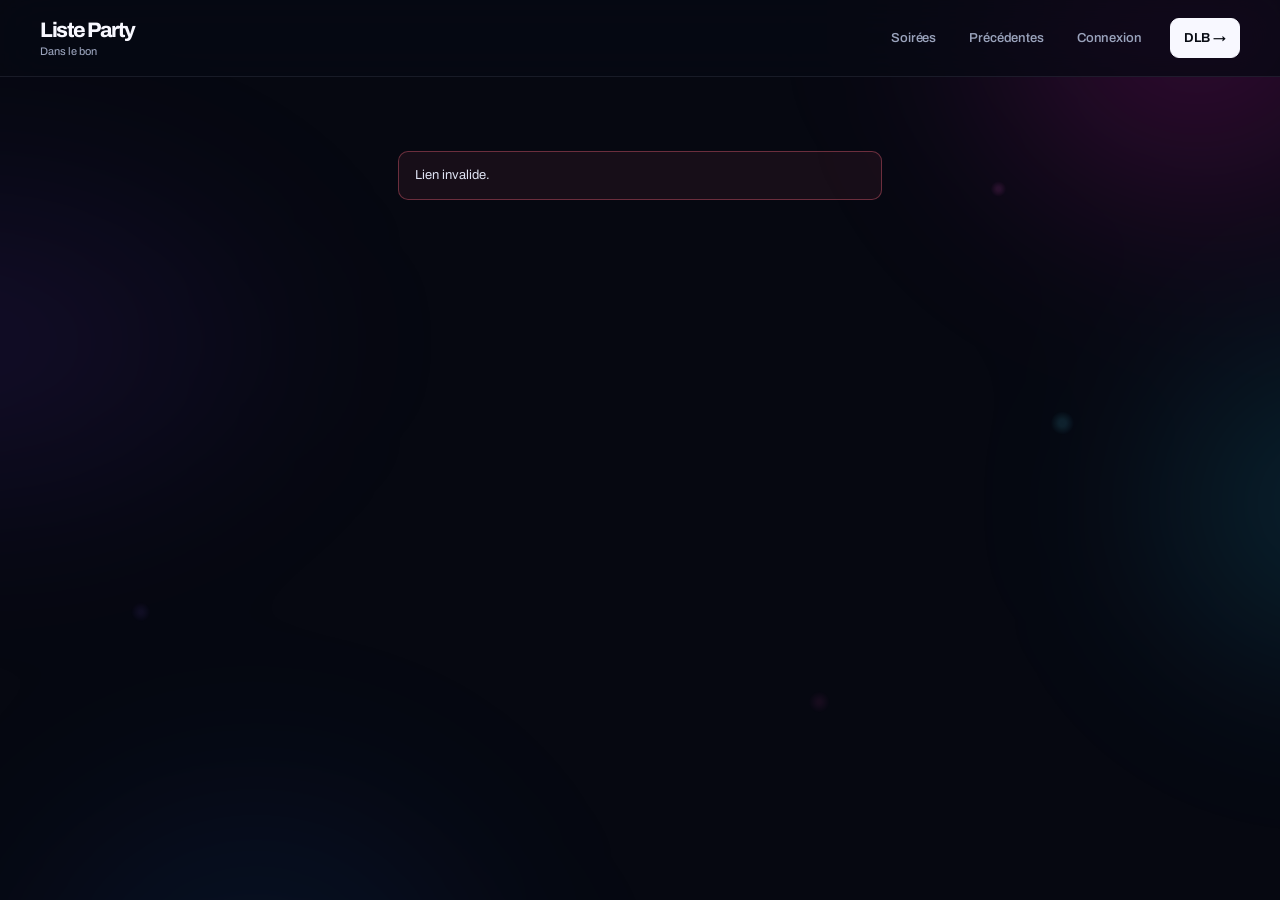
<file: invite.html>
<!doctype html>
<html lang="fr"><head>
  <meta charset="utf-8"><meta name="viewport" content="width=device-width, initial-scale=1">
  <title>Invitation — Liste Party</title>
  <link rel="stylesheet" href="css/styles.css">
</head><body>
<div id="nav"></div>
<div class="container" style="max-width:540px;padding:60px 28px;">
  <div id="pageContent"><div class="empty-state"><span class="spinner"></span> Chargement de l'invitation...</div></div>
</div>

<script src="js/config.js"></script><script src="js/api.js"></script>
<script>
renderFooter();
  renderNav();
const token = new URLSearchParams(location.search).get('token');

async function load() {
  const pc = document.getElementById('pageContent');
  if (!token) { pc.innerHTML = '<div class="alert">Lien invalide.</div>'; return; }
  try {
    const info = await apiFetch(`/invitations/${token}`);
    if (!info.valid) { pc.innerHTML = '<div class="alert">Invitation invalide ou expirée.</div>'; return; }

    pc.innerHTML = `
      <div style="margin-bottom:8px;" class="mono text-gold">Invitation privée</div>
      <h1 style="font-family:'Playfair Display',serif;font-size:2.4rem;color:var(--white);margin-bottom:8px;">T'es invité(e).</h1>
      <p class="text-smoke" style="margin-bottom:28px;font-size:0.95rem;">
        <strong style="color:var(--white);">${info.host_name}</strong> t'invite à la soirée <strong style="color:var(--gold);">${info.event_title}</strong>.
      </p>
      <div style="background:var(--panel);border:1px solid var(--line);border-radius:4px;padding:22px;margin-bottom:24px;">
        <div style="display:grid;gap:12px;">
          <div style="display:flex;justify-content:space-between;border-bottom:1px solid var(--line);padding-bottom:10px;font-size:0.9rem;">
            <span class="text-smoke">Date</span><span class="text-white">${formatDate(info.event_date)}</span>
          </div>
          <div style="display:flex;justify-content:space-between;border-bottom:1px solid var(--line);padding-bottom:10px;font-size:0.9rem;">
            <span class="text-smoke">Lieu</span><span class="text-white">${info.event_city}</span>
          </div>
          <div style="display:flex;justify-content:space-between;border-bottom:1px solid var(--line);padding-bottom:10px;font-size:0.9rem;">
            <span class="text-smoke">Formule hôte</span><span class="text-white">${info.formula_name}</span>
          </div>
          <div style="display:flex;justify-content:space-between;font-size:0.9rem;">
            <span class="text-smoke">Invitations restantes</span>
            <span class="${info.spots_left===0?'text-red':'text-lime'}">${info.spots_left} / ${info.max_guests}</span>
          </div>
        </div>
      </div>
      <div id="joinArea">
        ${info.spots_left === 0
          ? `<div class="alert">Plus de place disponible pour cette invitation, c'est complet.</div>`
          : auth.isLoggedIn()
            ? `<div id="joinAlert"></div><button id="joinBtn" class="btn btn-lime btn-block btn-lg">Accepter l'invitation →</button>`
            : `<div class="alert info" style="margin-bottom:16px;">Connecte-toi pour rejoindre la liste.</div>
               <div style="display:flex;gap:12px;">
                 <a href="login.html?next=${encodeURIComponent(location.href)}" class="btn btn-gold" style="flex:1;justify-content:center;">Connexion</a>
                 <a href="register.html?next=${encodeURIComponent(location.href)}" class="btn btn-outline" style="flex:1;justify-content:center;">Inscription</a>
               </div>`
        }
      </div>
    `;

    const joinBtn = document.getElementById('joinBtn');
    if (joinBtn) {
      joinBtn.addEventListener('click', async () => {
        const alertBox = document.getElementById('joinAlert');
        clearAlert(alertBox);
        joinBtn.disabled = true;
        joinBtn.innerHTML = '<span class="spinner"></span> Inscription en cours...';
        try {
          const result = await apiFetch(`/invitations/${token}/join`, { method: 'POST' });
          // Affiche le QR invité directement
          const qrData = await apiFetch(`/invitations/guest/${result.id}/qr`);
          const joinArea = document.getElementById('joinArea');
          joinArea.innerHTML = `
            <div class="alert success" style="margin-bottom:20px;">✓ Tu es sur la liste ! Voilà ton QR, présente-le à l'entrée.</div>`;
          const qrDiv = document.createElement('div');
          joinArea.appendChild(qrDiv);
          renderQrTicket(qrDiv, qrData, true);
        } catch(err) {
          showAlert(document.getElementById('joinAlert'), err.message);
          joinBtn.disabled = false;
          joinBtn.textContent = "Accepter l'invitation →";
        }
      });
    }
  } catch(err) {
    pc.innerHTML = `<div class="alert">Invitation invalide ou expirée. Peut-être que tous les spots sont pris.</div>`;
  }
}

load();
</script>
<div id="footer"></div>
</body></html>
</file>
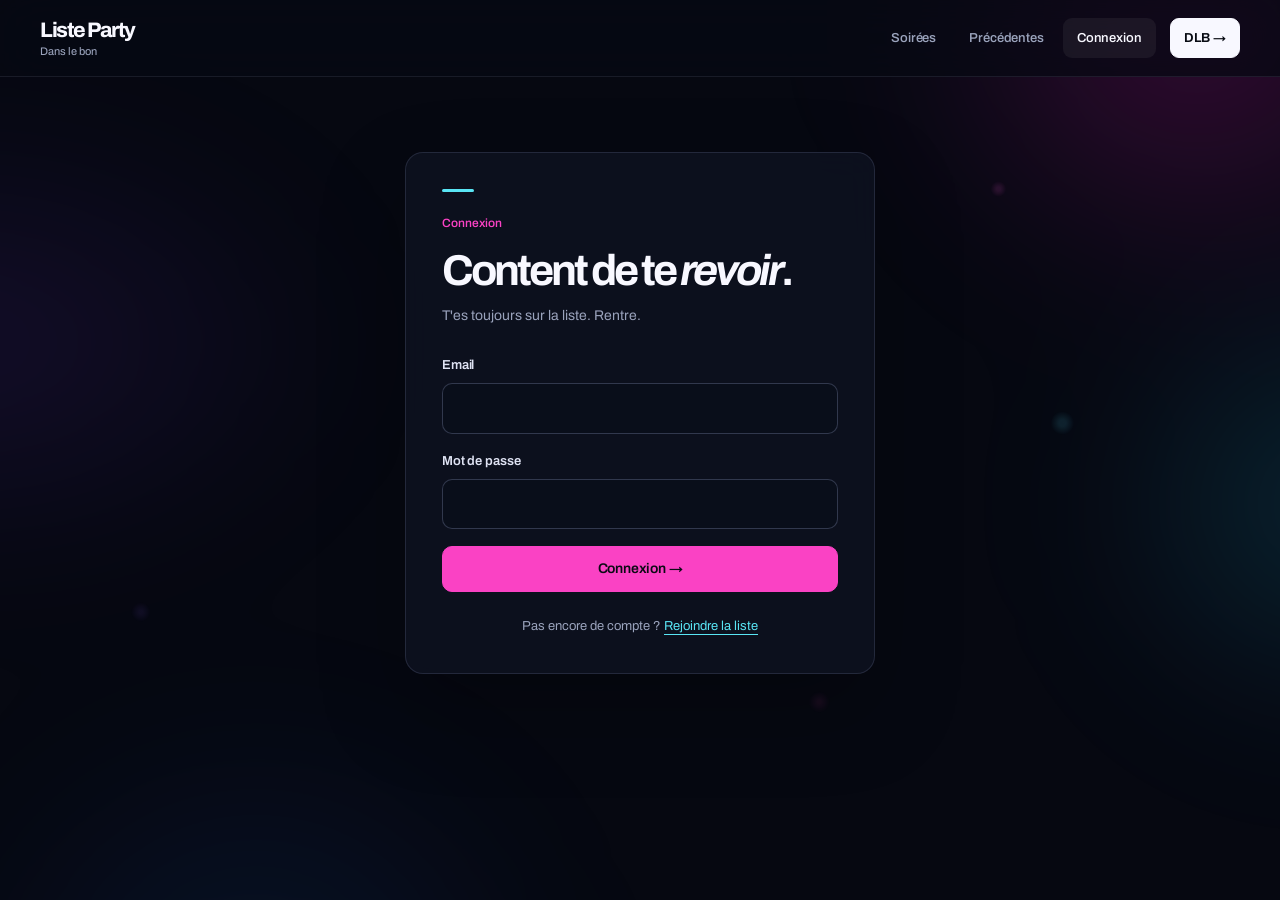
<file: login.html>
<!doctype html>
<html lang="fr"><head>
  <meta charset="utf-8"><meta name="viewport" content="width=device-width, initial-scale=1">
  <title>Connexion — Liste Party</title>
  <link rel="stylesheet" href="css/styles.css">
</head><body>
<div id="nav"></div>
<div class="container">
  <div class="auth-wrap fade-up">
    <div class="mono text-gold mb-2">Connexion</div>
    <h1 class="auth-title">Content de te <em>revoir</em>.</h1>
    <p class="auth-sub">T'es toujours sur la liste. Rentre.</p>
    <div id="alertBox"></div>
    <form id="loginForm" class="form">
      <div class="field"><label>Email</label><input type="email" id="email" required autocomplete="email"></div>
      <div class="field"><label>Mot de passe</label><input type="password" id="password" required autocomplete="current-password"></div>
      <button type="submit" class="btn btn-gold btn-block" id="submitBtn">Connexion →</button>
    </form>
    <p class="auth-switch">Pas encore de compte ? <a href="register.html">Rejoindre la liste</a></p>
  </div>
</div> 
<script src="js/config.js"></script><script src="js/api.js"></script>
<script>
  renderFooter();
  renderNav('login');
  const next = new URLSearchParams(location.search).get('next') || 'index.html';
  if (auth.isLoggedIn()) window.location.href = next;
  const form = document.getElementById('loginForm');
  const alertBox = document.getElementById('alertBox');
  const btn = document.getElementById('submitBtn');
  form.addEventListener('submit', async e => {
    e.preventDefault(); clearAlert(alertBox);
    btn.disabled = true; btn.innerHTML = '<span class="spinner"></span> Connexion...';
    try {
      const data = await apiFetch('/auth/login', { method:'POST', body:{ email: document.getElementById('email').value, password: document.getElementById('password').value } });
      auth.setSession(data.access_token, data.user);
      window.location.href = next;
    } catch(err) { showAlert(alertBox, err.message); btn.disabled=false; btn.textContent='Connexion →'; }
  });
</script>
<div id="footer"></div>
</body></html>
</file>
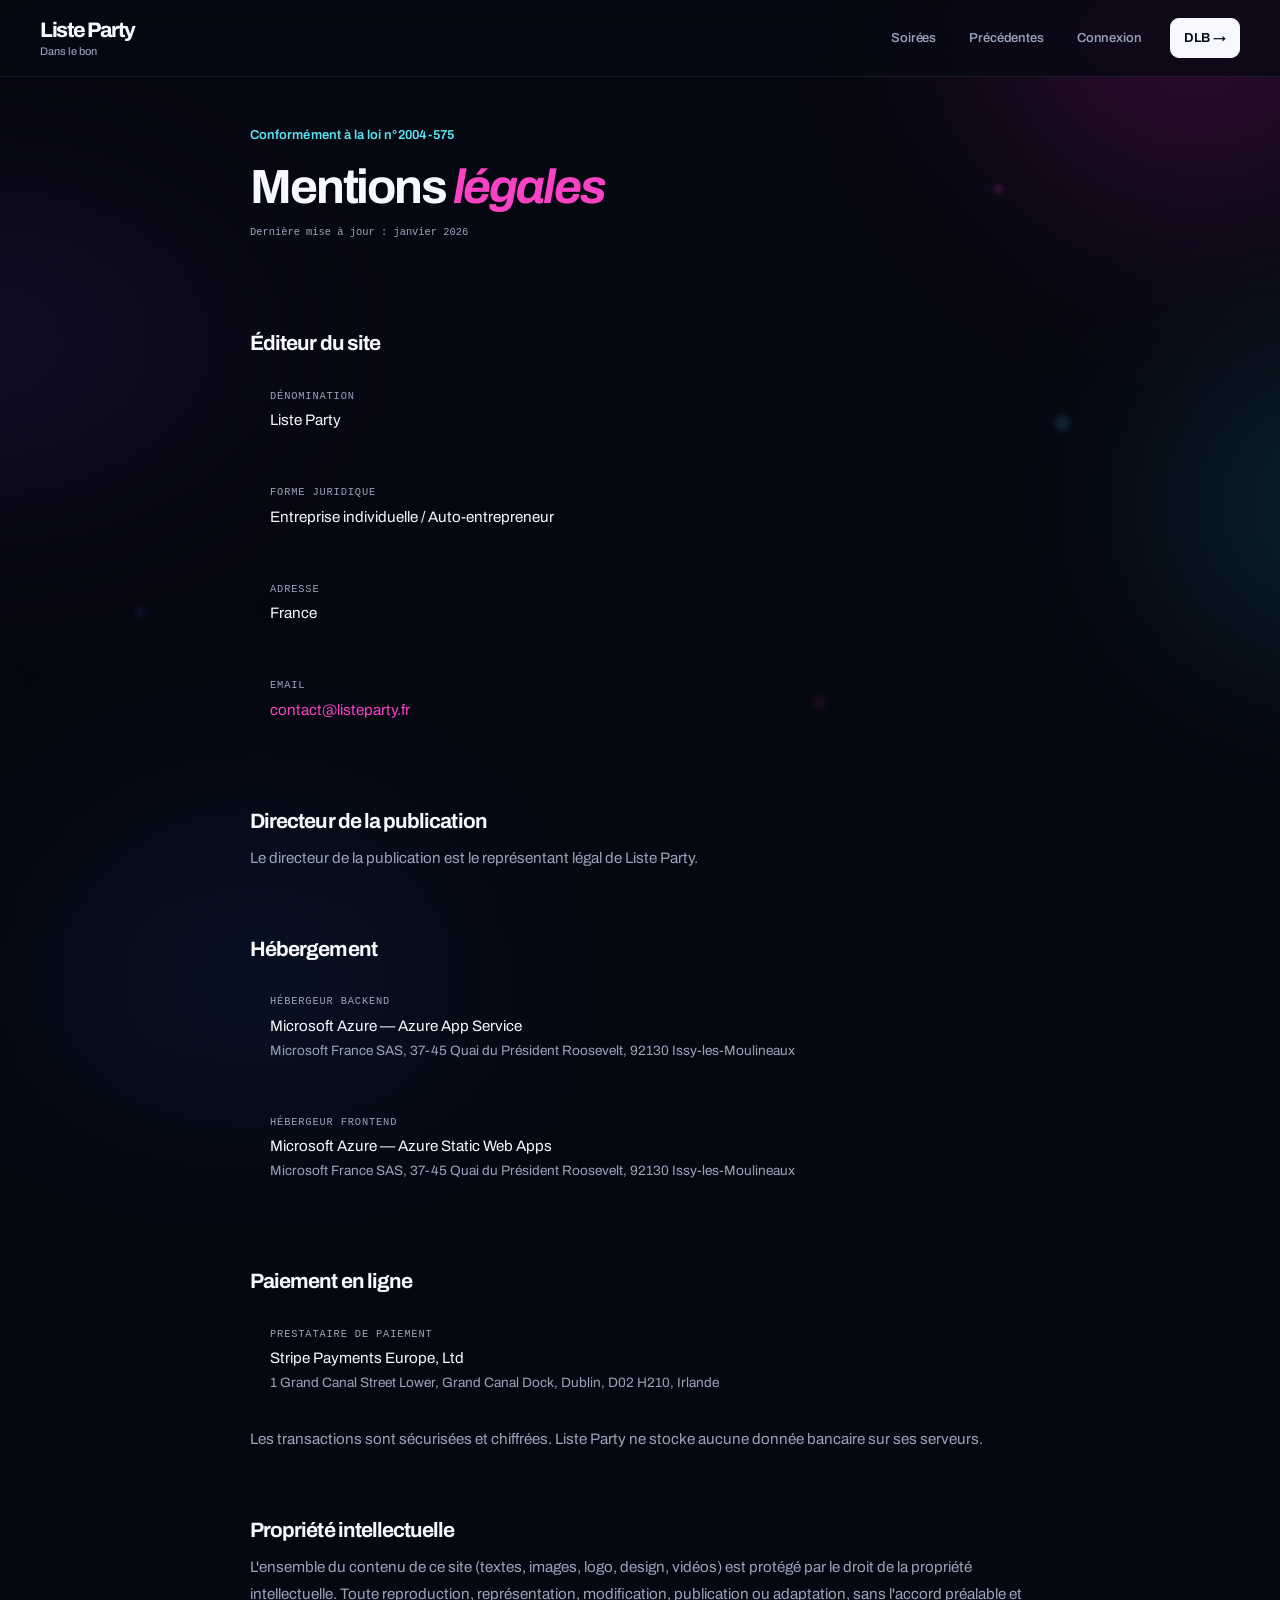
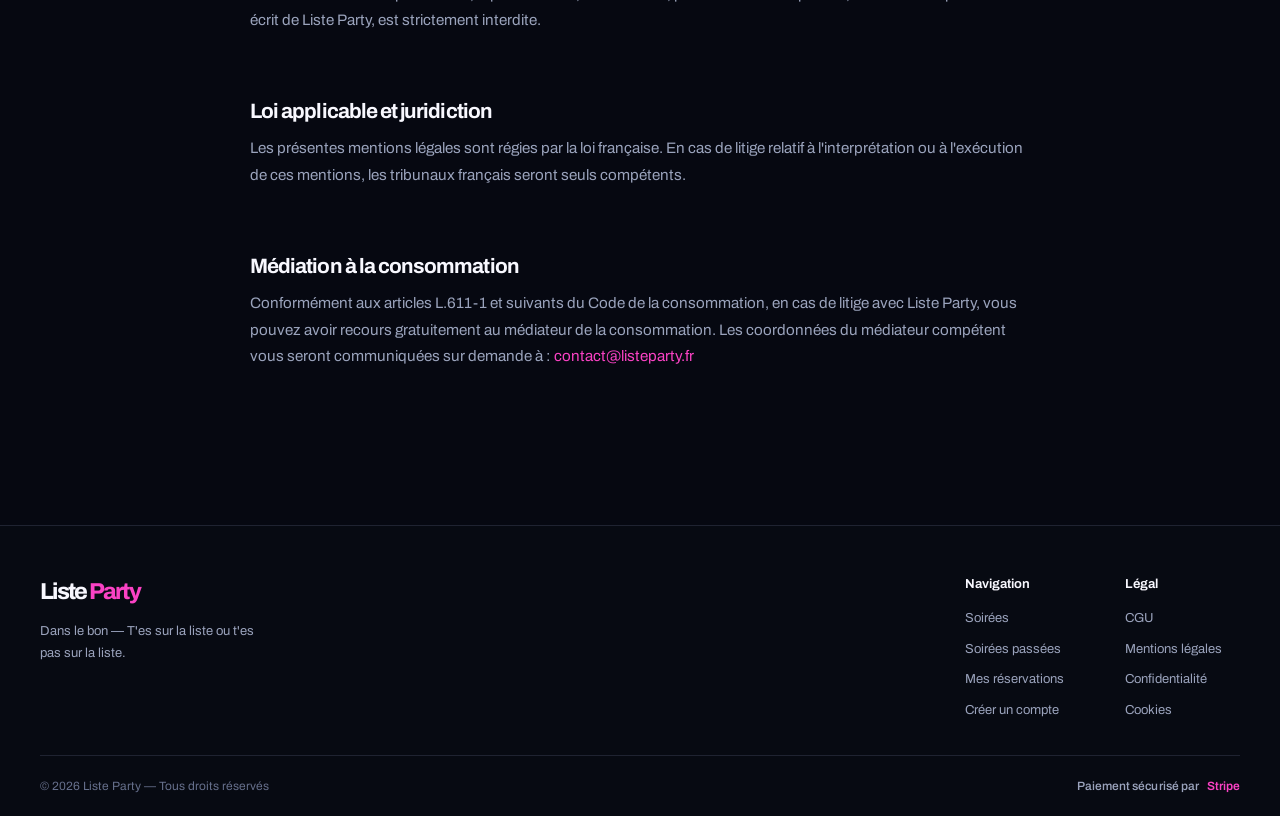
<file: mentions-legales.html>
<!doctype html>
<html lang="fr"><head>
  <meta charset="utf-8"><meta name="viewport" content="width=device-width, initial-scale=1">
  <title>Mentions légales — Liste Party</title>
  <link rel="stylesheet" href="css/styles.css">
  <style>
    .legal-body { max-width: 780px; margin: 0 auto; }
    .legal-body h2 { font-size: 1.3rem; color: var(--white); margin: 32px 0 12px; }
    .legal-body p, .legal-body li { color: var(--smoke); line-height: 1.75; font-size: 0.95rem; margin-bottom: 10px; }
    .legal-body ul { padding-left: 20px; margin-bottom: 10px; }
    .legal-updated { font-family: 'Space Mono', monospace; font-size: 0.65rem; color: var(--smoke); margin-bottom: 36px; }
    .legal-section { border-top: 1px solid var(--line); padding-top: 24px; }
    .info-block { background: var(--panel); border: 1px solid var(--line); border-radius: var(--r); padding: 20px; margin-bottom: 12px; }
    .info-label { font-family: 'Space Mono', monospace; font-size: 0.65rem; text-transform: uppercase; letter-spacing: 0.08em; color: var(--smoke); margin-bottom: 4px; }
    .info-val { color: var(--bone); font-size: 0.95rem; }
  </style>
</head><body>
<div id="nav"></div>

<section class="container" style="padding: 48px 0 60px;">
  <div class="legal-body">
    <div class="section-eyebrow mono mb-2">Conformément à la loi n°2004-575</div>
    <h1 style="font-size:clamp(2rem,6vw,3rem);color:var(--white);margin-bottom:10px;">Mentions <span style="color:var(--gold);font-style:italic;">légales</span></h1>
    <div class="legal-updated">Dernière mise à jour : janvier 2026</div>

    <div class="legal-section">
      <h2>Éditeur du site</h2>
      <div class="info-block">
        <div class="info-label">Dénomination</div>
        <div class="info-val">Liste Party</div>
      </div>
      <div class="info-block">
        <div class="info-label">Forme juridique</div>
        <div class="info-val">Entreprise individuelle / Auto-entrepreneur</div>
      </div>
      <div class="info-block">
        <div class="info-label">Adresse</div>
        <div class="info-val">France</div>
      </div>
      <div class="info-block">
        <div class="info-label">Email</div>
        <div class="info-val"><a href="mailto:contact@listeparty.fr" style="color:var(--gold);">contact@listeparty.fr</a></div>
      </div>
    </div>

    <div class="legal-section">
      <h2>Directeur de la publication</h2>
      <p>Le directeur de la publication est le représentant légal de Liste Party.</p>
    </div>

    <div class="legal-section">
      <h2>Hébergement</h2>
      <div class="info-block">
        <div class="info-label">Hébergeur backend</div>
        <div class="info-val">Microsoft Azure — Azure App Service<br>
          <span style="font-size:0.85rem;color:var(--smoke);">Microsoft France SAS, 37-45 Quai du Président Roosevelt, 92130 Issy-les-Moulineaux</span>
        </div>
      </div>
      <div class="info-block">
        <div class="info-label">Hébergeur frontend</div>
        <div class="info-val">Microsoft Azure — Azure Static Web Apps<br>
          <span style="font-size:0.85rem;color:var(--smoke);">Microsoft France SAS, 37-45 Quai du Président Roosevelt, 92130 Issy-les-Moulineaux</span>
        </div>
      </div>
    </div>

    <div class="legal-section">
      <h2>Paiement en ligne</h2>
      <div class="info-block">
        <div class="info-label">Prestataire de paiement</div>
        <div class="info-val">Stripe Payments Europe, Ltd<br>
          <span style="font-size:0.85rem;color:var(--smoke);">1 Grand Canal Street Lower, Grand Canal Dock, Dublin, D02 H210, Irlande</span>
        </div>
      </div>
      <p>Les transactions sont sécurisées et chiffrées. Liste Party ne stocke aucune donnée bancaire sur ses serveurs.</p>
    </div>

    <div class="legal-section">
      <h2>Propriété intellectuelle</h2>
      <p>L'ensemble du contenu de ce site (textes, images, logo, design, vidéos) est protégé par le droit de la propriété intellectuelle. Toute reproduction, représentation, modification, publication ou adaptation, sans l'accord préalable et écrit de Liste Party, est strictement interdite.</p>
    </div>

    <div class="legal-section">
      <h2>Loi applicable et juridiction</h2>
      <p>Les présentes mentions légales sont régies par la loi française. En cas de litige relatif à l'interprétation ou à l'exécution de ces mentions, les tribunaux français seront seuls compétents.</p>
    </div>

    <div class="legal-section">
      <h2>Médiation à la consommation</h2>
      <p>Conformément aux articles L.611-1 et suivants du Code de la consommation, en cas de litige avec Liste Party, vous pouvez avoir recours gratuitement au médiateur de la consommation. Les coordonnées du médiateur compétent vous seront communiquées sur demande à : <a href="mailto:contact@listeparty.fr" style="color:var(--gold);">contact@listeparty.fr</a></p>
    </div>
  </div>
</section>

<div id="footer"></div>
<script src="js/config.js"></script><script src="js/api.js"></script>
<script>renderFooter(); renderNav();</script>
</body></html>
</file>
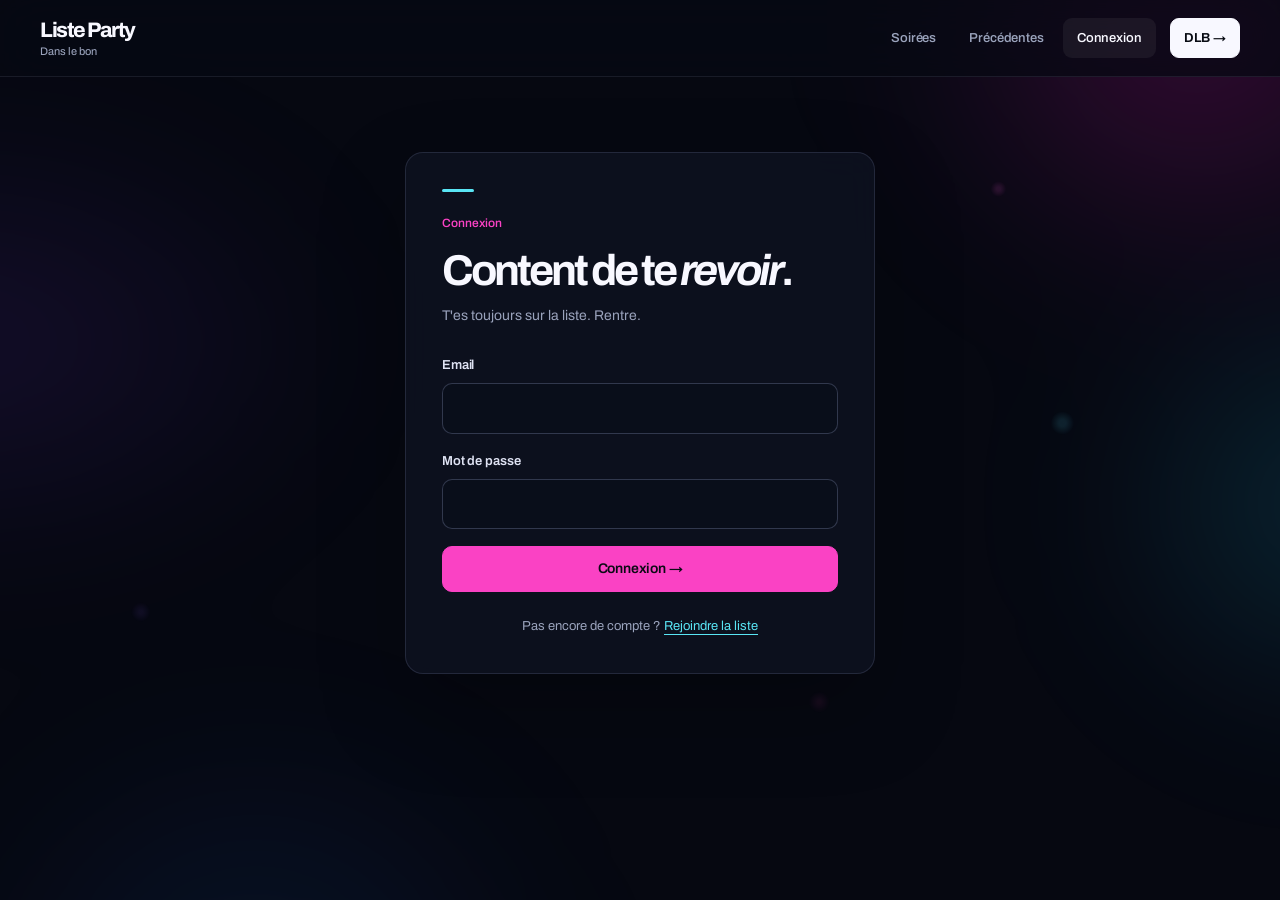
<file: my-reservations.html>
<!doctype html>
<html lang="fr"><head>
  <meta charset="utf-8"><meta name="viewport" content="width=device-width, initial-scale=1">
  <title>Ma liste — Liste Party</title>
  <link rel="stylesheet" href="css/styles.css">
</head><body>
<div id="nav"></div>
<section class="container" style="padding:56px 0;">
  <div class="section-head">
    <div>
      <div class="section-eyebrow mono">Espace perso</div>
      <h2 class="section-title">Ma <span class="gold">liste</span></h2>
    </div>
  </div>
  <div id="resaList"><div class="empty-state">Chargement...</div></div>

  <!-- Modal QR -->
  <div id="qrModal" style="display:none;position:fixed;inset:0;background:rgba(0,0,0,0.88);z-index:500;display:none;align-items:center;justify-content:center;padding:20px;">
    <div style="max-width:420px;width:100%;max-height:90vh;overflow-y:auto;position:relative;">
      <button id="closeQr" style="position:absolute;top:-40px;right:0;background:none;border:none;color:var(--bone);font-size:1.5rem;cursor:pointer;">✕</button>
      <div id="qrContent"></div>
    </div>
  </div>
</section>

<div id="footer"></div>

<script src="js/config.js"></script><script src="js/api.js"></script>
<script>
renderFooter();
  renderNav('me');
if (!requireAuth()) {}

function escapeAddress(value) {
  const safe = value && value.trim() ? value : 'Adresse à venir';
  return safe.replace(/[&<>"']/g, c => ({'&':'&amp;','<':'&lt;','>':'&gt;','"':'&quot;',"'":'&#39;'}[c]));
}

function appendPrivateAddress(parent, address) {
  const wrap = document.createElement('div');
  wrap.style.cssText = 'margin-top:14px;padding:16px;border:1px solid var(--gold);border-radius:10px;';
  const label = document.createElement('div');
  label.className = 'mono text-gold';
  label.style.cssText = 'margin-bottom:8px;font-size:.75rem;';
  label.textContent = '📍 ADRESSE DE LA SOIRÉE';
  wrap.appendChild(label);
  if (address && address.trim()) {
    const info = document.createElement('div');
    info.style.cssText = 'color:var(--white);overflow-wrap:anywhere;';
    info.textContent = address;
    wrap.appendChild(info);
    const map = document.createElement('a');
    map.href = 'https://www.google.com/maps/search/?api=1&query=' + encodeURIComponent(address);
    map.target = '_blank';
    map.rel = 'noopener noreferrer';
    map.className = 'mono text-gold';
    map.style.cssText = 'display:inline-block;margin-top:8px;';
    map.textContent = 'Itinéraire ↗';
    wrap.appendChild(map);
  } else {
    const fallback = document.createElement('div');
    fallback.className = 'text-smoke';
    fallback.textContent = 'Adresse non encore renseignée par l’organisateur.';
    wrap.appendChild(fallback);
  }
  parent.appendChild(wrap);
}

const qrModal = document.getElementById('qrModal');
document.getElementById('closeQr').addEventListener('click', () => { qrModal.style.display = 'none'; });
qrModal.addEventListener('click', e => { if (e.target===qrModal) qrModal.style.display = 'none'; });

async function openQr(reservationId, isGuest = false, guestId = null) {
  const content = document.getElementById('qrContent');
  content.innerHTML = '<div class="empty-state"><span class="spinner"></span></div>';
  qrModal.style.display = 'flex';
  try {
    let data;
    if (isGuest) {
      data = await apiFetch(`/invitations/guest/${guestId}/qr`);
    } else {
      data = await apiFetch(`/reservations/${reservationId}/qr`);
    }
    renderQrTicket(content, data, isGuest);
    // Le ticket est généré par js/api.js ; l'adresse est ajoutée dessous.
    appendPrivateAddress(content, data.event_address);
  } catch(err) {
    content.innerHTML = `<div class="alert">${err.message}</div>`;
  }
}

async function load() {
  const container = document.getElementById('resaList');
  try {
    const [resas, guestResas] = await Promise.all([
      apiFetch('/reservations/me'),
      apiFetch('/guests/me'),
    ]);

    if (!resas.length && !guestResas.length) {
      container.innerHTML = '<div class="empty-state">Aucune réservation pour le moment. Fonce sur les soirées.</div>';
      return;
    }

    container.innerHTML = '';

    // Réservations propres
    if (resas.length) {
      container.innerHTML += `<h3 style="font-family:'Playfair Display',serif;font-size:1.4rem;color:var(--white);margin-bottom:16px;">Mes réservations</h3>`;
      resas.forEach(r => {
        const statusLabel = r.status === 'paid' ? 'CONFIRMÉ' : r.status === 'pending' ? 'EN ATTENTE' : 'ANNULÉ';
        const hasInvite = r.status === 'paid' && r.invite_token && r.formula_max_guests > 0;
        const inviteUrl = hasInvite ? `${location.origin}${location.pathname.replace('my-reservations.html','invite.html')}?token=${r.invite_token}` : '';

        const card = document.createElement('div');
        card.className = `resa-card ${r.status}`;
        card.innerHTML = `
          <div class="resa-info">
            <div class="mono text-smoke" style="margin-bottom:5px;">${formatDate(r.event_date)}</div>
            <div class="resa-event-name">${r.event_title}</div>
            <div class="resa-formula">✦ ${r.formula_name} · ${r.quantity} place${r.quantity>1?'s':''}</div>
          </div>
          ${r.status === 'paid' ? `<div class="mono text-gold" style="width:100%;font-size:.8rem;margin-top:5px;">📍 ${escapeAddress(r.event_address)}</div>` : ''}
          <div class="resa-right">
            <div class="resa-status ${r.status}">${statusLabel}</div>
            ${r.amount_paid_cents ? `<div class="resa-price">${formatPrice(r.amount_paid_cents)}</div>` : ''}
          </div>
          ${r.status === 'paid' ? `<div style="width:100%;display:flex;gap:10px;flex-wrap:wrap;">
            <button class="btn btn-outline" onclick="openQr(${r.id})">🎟 Mon QR code</button>
            ${hasInvite ? `<div class="invite-banner" style="width:100%;">
              <div class="invite-title">✦ Tu peux inviter des gens</div>
              <div class="invite-desc">Ta formule inclut ${r.formula_max_guests} invité${r.formula_max_guests>1?'s':''}. Partage ce lien.</div>
              <div class="invite-link-box">
                <span class="invite-link-text">${inviteUrl}</span>
                <button class="copy-btn" onclick="navigator.clipboard.writeText('${inviteUrl}').then(()=>{this.textContent='COPIÉ ✓';setTimeout(()=>{this.textContent='COPIER'},1800)})">COPIER</button>
              </div>
            </div>` : ''}
          </div>` : ''}
        `;
        container.appendChild(card);
      });
    }

    // Invitations reçues
    if (guestResas.length) {
      const sep = document.createElement('div');
      sep.style = 'margin-top:36px;';
      sep.innerHTML = `<h3 style="font-family:'Playfair Display',serif;font-size:1.4rem;color:var(--white);margin-bottom:16px;">Mes <span style="color:var(--lime);">invitations</span></h3>`;
      container.appendChild(sep);

      guestResas.forEach(g => {
        const card = document.createElement('div');
        card.className = 'resa-card paid';
        card.innerHTML = `
          <div class="resa-info">
            <div class="mono text-smoke" style="margin-bottom:5px;">${formatDate(g.event_date)}</div>
            <div class="resa-event-name">${g.event_title}</div>
            <div class="resa-formula" style="color:var(--lime);">Invité(e) par ${g.host_first_name} ${g.host_last_name}</div>
          </div>
          <div class="mono text-gold" style="width:100%;font-size:.8rem;margin-top:5px;">📍 ${escapeAddress(g.event_address)}</div>
          <div class="resa-right">
            <div class="resa-status paid">INVITÉ(E)</div>
          </div>
          <div style="width:100%;">
            <button class="btn btn-outline" onclick="openQr(null, true, ${g.id})">🎟 Mon QR invité</button>
          </div>
        `;
        container.appendChild(card);
      });
    }

  } catch(err) {
    container.innerHTML = `<div class="empty-state">Erreur : ${err.message}</div>`;
  }
}

load();
</script>
</body></html>
</file>
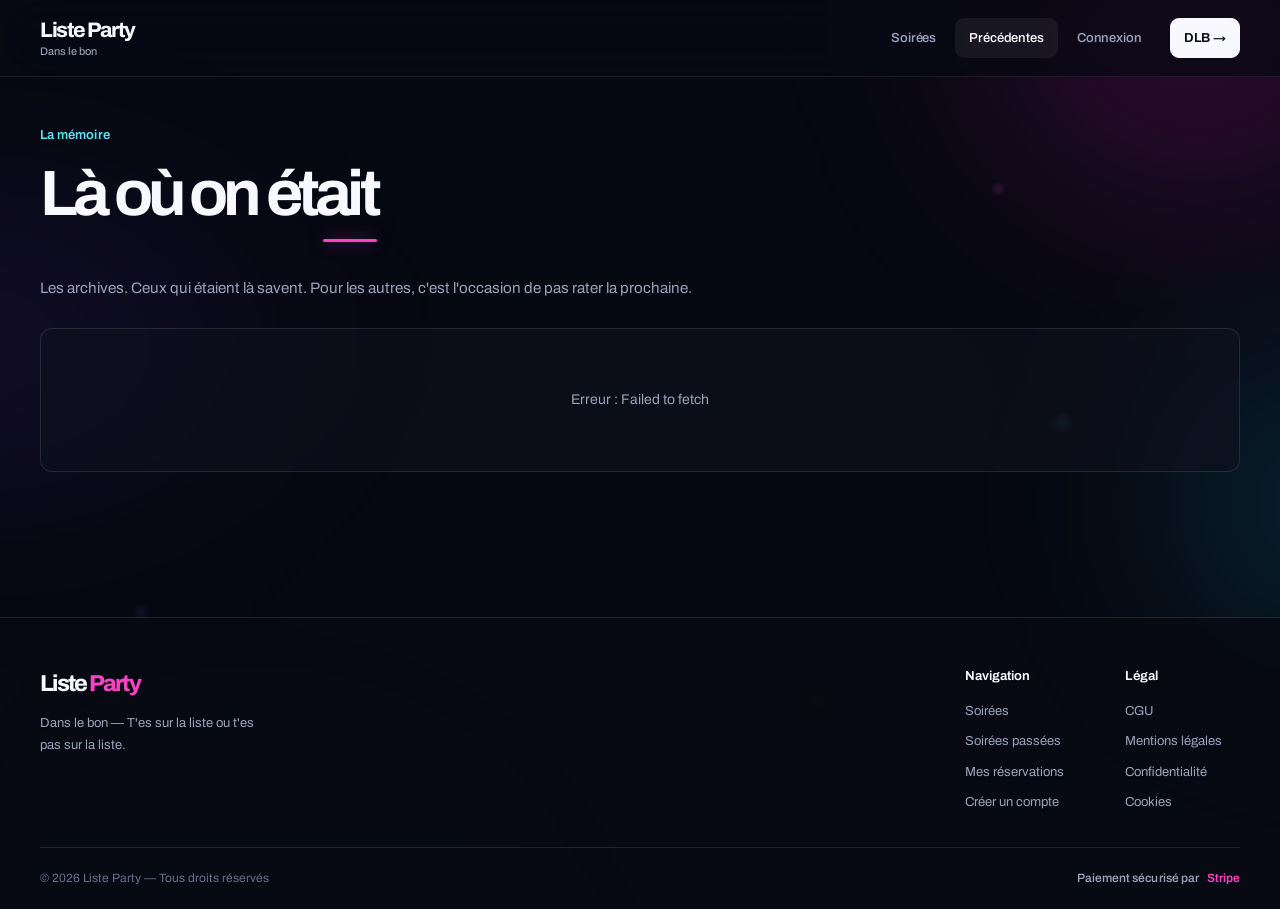
<file: past.html>
<!doctype html>
<html lang="fr"><head>
  <meta charset="utf-8"><meta name="viewport" content="width=device-width, initial-scale=1">
  <title>Soirées passées — Liste Party</title>
  <link rel="stylesheet" href="css/styles.css">
  <style>
    /* ── Recap grid mixte ─────────────────────────────────── */
    .media-grid {
      display: grid;
      grid-template-columns: repeat(2, 1fr);
      gap: 8px;
    }
    @media (min-width: 560px)  { .media-grid { grid-template-columns: repeat(3, 1fr); gap: 10px; } }
    @media (min-width: 900px)  { .media-grid { grid-template-columns: repeat(4, 1fr); } }

    .media-item {
      position: relative; overflow: hidden;
      border-radius: var(--r); cursor: pointer;
      background: var(--panel); border: 1px solid var(--line);
    }
    /* Les images gardent leur ratio naturel (pas d'aspect-ratio forcé) */
    .media-item img {
      width: 100%; height: auto; display: block;
      transition: filter 0.3s, transform 0.3s;
      filter: saturate(0.85) brightness(0.9);
    }
    /* Les vidéos ont un ratio 16/9 pour l'aperçu */
    .media-item.is-video {
      aspect-ratio: 16/9;
    }
    .media-item.is-video video {
      width: 100%; height: 100%; object-fit: cover;
      display: block; pointer-events: none;
    }
    .media-item:hover img  { filter: saturate(1) brightness(1); transform: scale(1.03); }
    .media-item:hover video { filter: brightness(1.05); }

    /* Badge vidéo */
    .video-badge {
      position: absolute; top: 8px; left: 8px; z-index: 2;
      background: rgba(0,0,0,0.7); color: var(--white);
      font-family: 'Space Mono', monospace; font-size: 0.6rem;
      padding: 3px 8px; border-radius: 2px;
      display: flex; align-items: center; gap: 4px;
    }
    .play-icon {
      position: absolute; inset: 0; display: flex; align-items: center; justify-content: center;
      pointer-events: none;
    }
    .play-icon svg { width: 42px; height: 42px; opacity: 0.85; filter: drop-shadow(0 2px 4px rgba(0,0,0,0.5)); }

    /* ── LIGHTBOX ─────────────────────────────────────────── */
    .lb {
      position: fixed; inset: 0; z-index: 1000;
      background: rgba(0,0,0,0.95);
      display: none; align-items: center; justify-content: center;
      padding: 16px;
    }
    .lb.open { display: flex; }

    .lb-inner {
      position: relative; max-width: 1100px; width: 100%;
      display: flex; flex-direction: column; align-items: center; gap: 12px;
    }

    .lb-media { width: 100%; max-height: 82vh; display: flex; align-items: center; justify-content: center; }
    .lb-media img  { max-width: 100%; max-height: 82vh; object-fit: contain; border-radius: 4px; display: block; }
    .lb-media video { max-width: 100%; max-height: 82vh; border-radius: 4px; display: block; outline: none; }

    .lb-close {
      position: fixed; top: 16px; right: 20px; z-index: 1001;
      background: rgba(255,255,255,0.08); border: 1px solid rgba(255,255,255,0.15);
      color: var(--white); width: 40px; height: 40px;
      border-radius: 50%; cursor: pointer;
      font-size: 1.1rem; display: flex; align-items: center; justify-content: center;
      transition: background 0.2s;
    }
    .lb-close:hover { background: rgba(255,255,255,0.18); }

    .lb-nav {
      display: flex; align-items: center; gap: 16px;
    }
    .lb-btn {
      background: rgba(255,255,255,0.08); border: 1px solid rgba(255,255,255,0.15);
      color: var(--white); width: 44px; height: 44px;
      border-radius: 50%; cursor: pointer; font-size: 1.2rem;
      display: flex; align-items: center; justify-content: center;
      transition: background 0.2s; flex-shrink: 0;
    }
    .lb-btn:hover { background: rgba(255,255,255,0.2); }
    .lb-btn:disabled { opacity: 0.25; cursor: default; }
    .lb-counter { font-family: 'Space Mono', monospace; font-size: 0.72rem; color: var(--smoke); }

    .lb-caption {
      font-family: 'Playfair Display', serif; font-style: italic;
      color: var(--smoke); font-size: 0.9rem; text-align: center;
    }
  </style>
</head>
<body>
<div id="nav"></div>

<section class="container" style="padding: 48px 0 60px;">
  <div class="section-head">
    <div>
      <div class="section-eyebrow mono">La mémoire</div>
      <h2 class="section-title">Là où on <span class="gold">était</span></h2>
    </div>
  </div>
  <p class="text-smoke mb-4" style="font-size:0.95rem;">
    Les archives. Ceux qui étaient là savent. Pour les autres, c'est l'occasion de pas rater la prochaine.
  </p>

  <div id="pastList"><div class="empty-state">Chargement...</div></div>
</section>

<!-- Lightbox -->
<div class="lb" id="lb" role="dialog" aria-modal="true">
  <button class="lb-close" id="lbClose" aria-label="Fermer">✕</button>
  <div class="lb-inner">
    <div class="lb-media" id="lbMedia"></div>
    <div class="lb-nav">
      <button class="lb-btn" id="lbPrev" aria-label="Précédent">‹</button>
      <span class="lb-counter" id="lbCounter">1 / 1</span>
      <button class="lb-btn" id="lbNext" aria-label="Suivant">›</button>
    </div>
    <div class="lb-caption" id="lbCaption"></div>
  </div>
</div>

<div id="footer"></div>

<script src="js/config.js"></script>
<script src="js/api.js"></script>
<script>
renderNav('past');
renderFooter();

// ── Lightbox state ─────────────────────────────────────────
let lbItems = [];   // tableau { url, media_type, caption }
let lbIdx   = 0;
let lbCurrentVideo = null;

const lb        = document.getElementById('lb');
const lbMedia   = document.getElementById('lbMedia');
const lbCounter = document.getElementById('lbCounter');
const lbCaption = document.getElementById('lbCaption');
const lbPrev    = document.getElementById('lbPrev');
const lbNext    = document.getElementById('lbNext');

function lbOpen(items, idx) {
  lbItems = items; lbIdx = idx;
  lb.classList.add('open');
  document.body.style.overflow = 'hidden';
  lbRender();
}

function lbClose() {
  lb.classList.remove('open');
  document.body.style.overflow = '';
  if (lbCurrentVideo) { lbCurrentVideo.pause(); lbCurrentVideo = null; }
  lbMedia.innerHTML = '';
}

function lbRender() {
  if (lbCurrentVideo) { lbCurrentVideo.pause(); lbCurrentVideo = null; }
  const item = lbItems[lbIdx];
  lbCounter.textContent = `${lbIdx + 1} / ${lbItems.length}`;
  lbCaption.textContent = item.caption || '';
  lbPrev.disabled = lbIdx === 0;
  lbNext.disabled = lbIdx === lbItems.length - 1;

  if (item.media_type === 'video') {
    const v = document.createElement('video');
    v.src = item.url; v.controls = true; v.autoplay = true;
    v.style.cssText = 'max-width:100%;max-height:82vh;border-radius:4px;';
    lbMedia.innerHTML = ''; lbMedia.appendChild(v);
    lbCurrentVideo = v;
  } else {
    lbMedia.innerHTML = `<img src="${item.url}" alt="${item.caption || ''}" style="max-width:100%;max-height:82vh;object-fit:contain;border-radius:4px;">`;
  }
}

document.getElementById('lbClose').addEventListener('click', lbClose);
lb.addEventListener('click', e => { if (e.target === lb) lbClose(); });
lbPrev.addEventListener('click', () => { if (lbIdx > 0) { lbIdx--; lbRender(); } });
lbNext.addEventListener('click', () => { if (lbIdx < lbItems.length - 1) { lbIdx++; lbRender(); } });
document.addEventListener('keydown', e => {
  if (!lb.classList.contains('open')) return;
  if (e.key === 'Escape') lbClose();
  if (e.key === 'ArrowLeft')  { if (lbIdx > 0) { lbIdx--; lbRender(); } }
  if (e.key === 'ArrowRight') { if (lbIdx < lbItems.length - 1) { lbIdx++; lbRender(); } }
});

// ── Render page ────────────────────────────────────────────
async function load() {
  const container = document.getElementById('pastList');
  try {
    const events = await apiFetch('/events/past');
    if (!events.length) {
      container.innerHTML = '<div class="empty-state">Aucune soirée archivée pour l\'instant. Ça vient.</div>';
      return;
    }

    container.innerHTML = events.map((ev, ei) => {
      const medias = ev.recap_images || [];
      const hasMedia = medias.length > 0;

      const gridHTML = hasMedia ? `
        <div class="media-grid" data-ev="${ei}">
          ${medias.map((m, mi) => {
            if (m.media_type === 'video') {
              return `
                <div class="media-item is-video" data-ev="${ei}" data-idx="${mi}" onclick="openLb(${ei},${mi})">
                  <video src="${m.url}" muted preload="metadata" loop></video>
                  <div class="video-badge">
                    <svg width="8" height="8" viewBox="0 0 8 8" fill="currentColor"><polygon points="0,0 8,4 0,8"/></svg>
                    vidéo
                  </div>
                  <div class="play-icon">
                    <svg viewBox="0 0 60 60" fill="none" xmlns="http://www.w3.org/2000/svg">
                      <circle cx="30" cy="30" r="29" stroke="white" stroke-width="2" fill="rgba(0,0,0,0.35)"/>
                      <polygon points="24,18 46,30 24,42" fill="white"/>
                    </svg>
                  </div>
                </div>`;
            } else {
              return `
                <div class="media-item" data-ev="${ei}" data-idx="${mi}" onclick="openLb(${ei},${mi})">
                  <img src="${m.url}" alt="${ev.title}" loading="lazy">
                </div>`;
            }
          }).join('')}
        </div>` :
        `<div style="padding:28px;background:var(--panel);border:1px solid var(--line);border-radius:4px;text-align:center;color:var(--smoke);font-style:italic;">
          Photos & vidéos à venir...
        </div>`;

      return `
        <div style="margin-bottom:52px;" data-ev-data='${JSON.stringify(medias.map(m => ({url:m.url,media_type:m.media_type,caption:ev.title})))}'>
          <div style="display:flex;justify-content:space-between;align-items:flex-end;margin-bottom:14px;flex-wrap:wrap;gap:10px;">
            <div>
              <div class="mono text-smoke mb-2">${formatDate(ev.date)} — ${ev.city}</div>
              <h3 style="font-family:'Playfair Display',serif;font-size:1.7rem;color:var(--white);">${ev.title}</h3>
            </div>
            <div style="display:flex;gap:8px;align-items:center;flex-wrap:wrap;">
              <span class="tag">${ev.seats_taken} participant${ev.seats_taken>1?'s':''}</span>
              ${medias.filter(m=>m.media_type==='video').length > 0
                ? `<span class="tag tag-lime">${medias.filter(m=>m.media_type==='video').length} vidéo${medias.filter(m=>m.media_type==='video').length>1?'s':''}</span>`
                : ''}
            </div>
          </div>
          ${gridHTML}
        </div>`;
    }).join('<hr style="border:none;border-top:1px solid var(--line);margin:40px 0;">');

    // Stocker les données médias par soirée pour le lightbox
    window._evMedias = events.map(ev => (ev.recap_images || []).map(m => ({
      url: m.url, media_type: m.media_type, caption: ev.title
    })));

    // Hover preview sur les vidéos (play au survol)
    document.querySelectorAll('.media-item.is-video').forEach(el => {
      const v = el.querySelector('video');
      if (!v) return;
      el.addEventListener('mouseenter', () => v.play().catch(()=>{}));
      el.addEventListener('mouseleave', () => { v.pause(); v.currentTime = 0; });
    });

  } catch(err) {
    container.innerHTML = `<div class="empty-state">Erreur : ${err.message}</div>`;
  }
}

function openLb(evIdx, mediaIdx) {
  if (!window._evMedias || !window._evMedias[evIdx]) return;
  lbOpen(window._evMedias[evIdx], mediaIdx);
}

load();
</script>
</body></html>
</file>
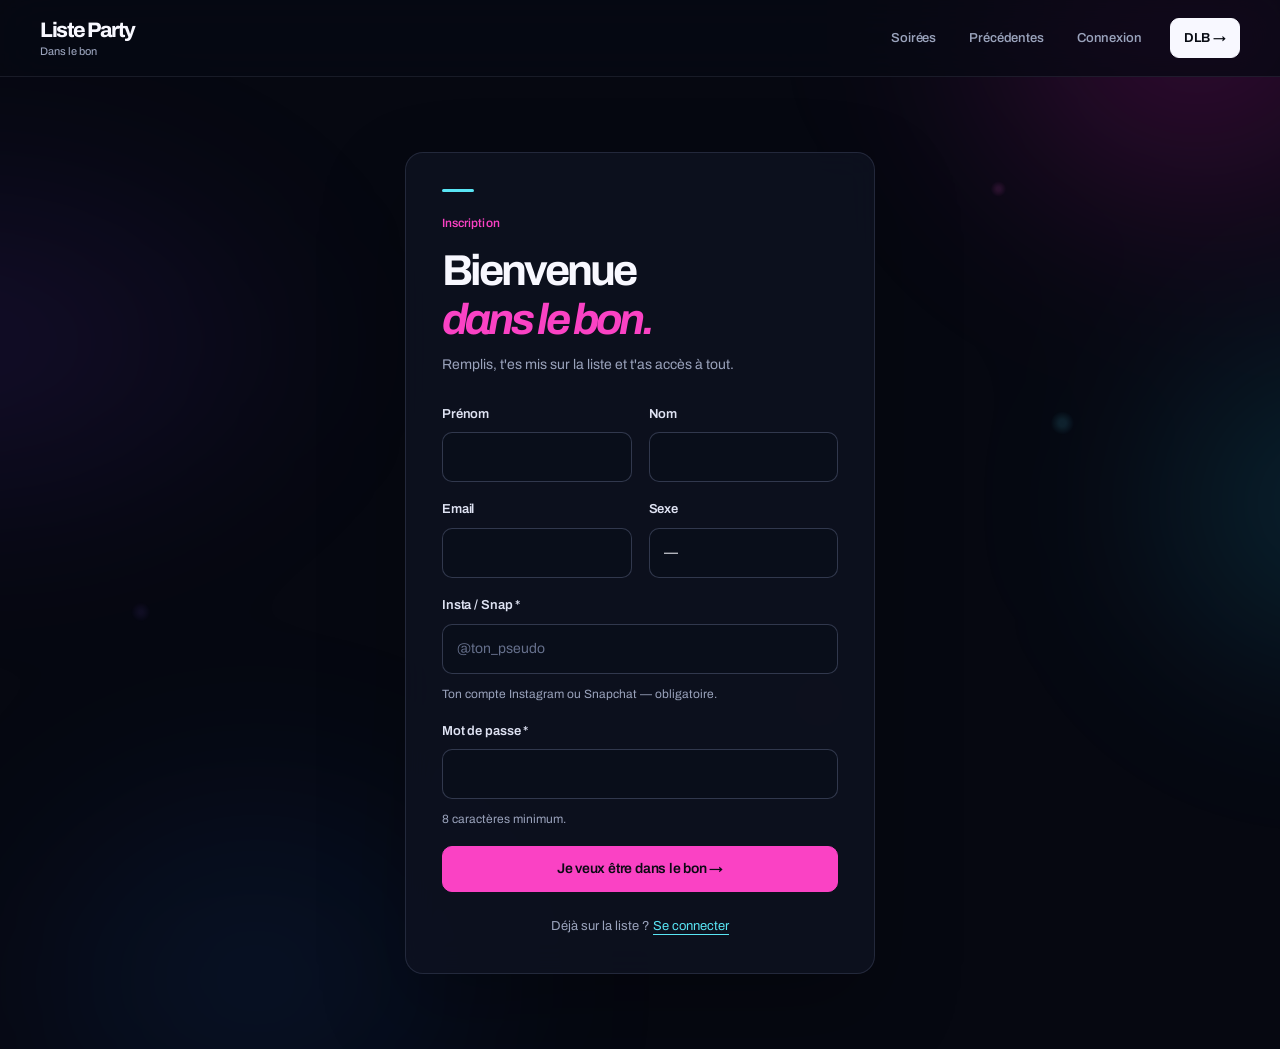
<file: register.html>
<!doctype html>
<html lang="fr"><head>
  <meta charset="utf-8"><meta name="viewport" content="width=device-width, initial-scale=1">
  <title>Inscription — Liste Party</title>
  <link rel="stylesheet" href="css/styles.css">
</head><body>
<div id="nav"></div>
<div class="container">
  <div class="auth-wrap fade-up" style="max-width:540px;">
    <div class="mono text-gold mb-2">Inscription</div>
    <h1 class="auth-title">Bienvenue<br><em class="text-gold">dans le bon.</em></h1>
    <p class="auth-sub">Remplis, t'es mis sur la liste et t'as accès à tout.</p>
    <div id="alertBox"></div>
    <form id="regForm" class="form">
      <div class="form-row">
        <div class="field"><label>Prénom</label><input type="text" id="first_name" required></div>
        <div class="field"><label>Nom</label><input type="text" id="last_name" required></div>
      </div>
      <div class="form-row">
        <div class="field"><label>Email</label><input type="email" id="email" required autocomplete="email"></div>
        <div class="field">
          <label>Sexe</label>
          <select id="gender" required>
            <option value="">—</option>
            <option value="F">Femme</option>
            <option value="M">Homme</option>
            <option value="X">Autre</option>
          </select>
        </div>
      </div>
      <div class="field">
        <label>Insta / Snap <span style="color:var(--red);">*</span></label>
        <input type="text" id="social" required placeholder="@ton_pseudo" autocomplete="off">
        <span style="font-size:0.75rem;color:var(--smoke);margin-top:3px;">Ton compte Instagram ou Snapchat — obligatoire.</span>
      </div>
      <div class="field">
        <label>Mot de passe <span style="color:var(--red);">*</span></label>
        <input type="password" id="password" required minlength="8" autocomplete="new-password">
        <span style="font-size:0.75rem;color:var(--smoke);margin-top:3px;">8 caractères minimum.</span>
      </div>
      <button type="submit" class="btn btn-gold btn-block" id="submitBtn">Je veux être dans le bon →</button>
    </form>
    <p class="auth-switch">Déjà sur la liste ? <a href="login.html">Se connecter</a></p>
  </div>
</div>
<script src="js/config.js"></script><script src="js/api.js"></script>
<script>
  renderFooter();
  renderNav('register');
  if (auth.isLoggedIn()) window.location.href = 'index.html';
  const form = document.getElementById('regForm');
  const alertBox = document.getElementById('alertBox');
  const btn = document.getElementById('submitBtn');
  form.addEventListener('submit', async e => {
    e.preventDefault(); clearAlert(alertBox);
    const social = document.getElementById('social').value.trim();
    if (!social) { showAlert(alertBox, 'Ton insta ou snap est obligatoire.'); return; }
    btn.disabled=true; btn.innerHTML='<span class="spinner"></span> Création du compte...';
    try {
      const data = await apiFetch('/auth/register', { method:'POST', body:{
        email:      document.getElementById('email').value.trim(),
        password:   document.getElementById('password').value,
        first_name: document.getElementById('first_name').value.trim(),
        last_name:  document.getElementById('last_name').value.trim(),
        gender:     document.getElementById('gender').value,
        social,
      }});
      auth.setSession(data.access_token, data.user);
      window.location.href = 'index.html';
    } catch(err) { showAlert(alertBox, err.message); btn.disabled=false; btn.textContent="Je veux être dans le bon →"; }
  });
</script>
<div id="footer"></div>
</body></html>
</file>
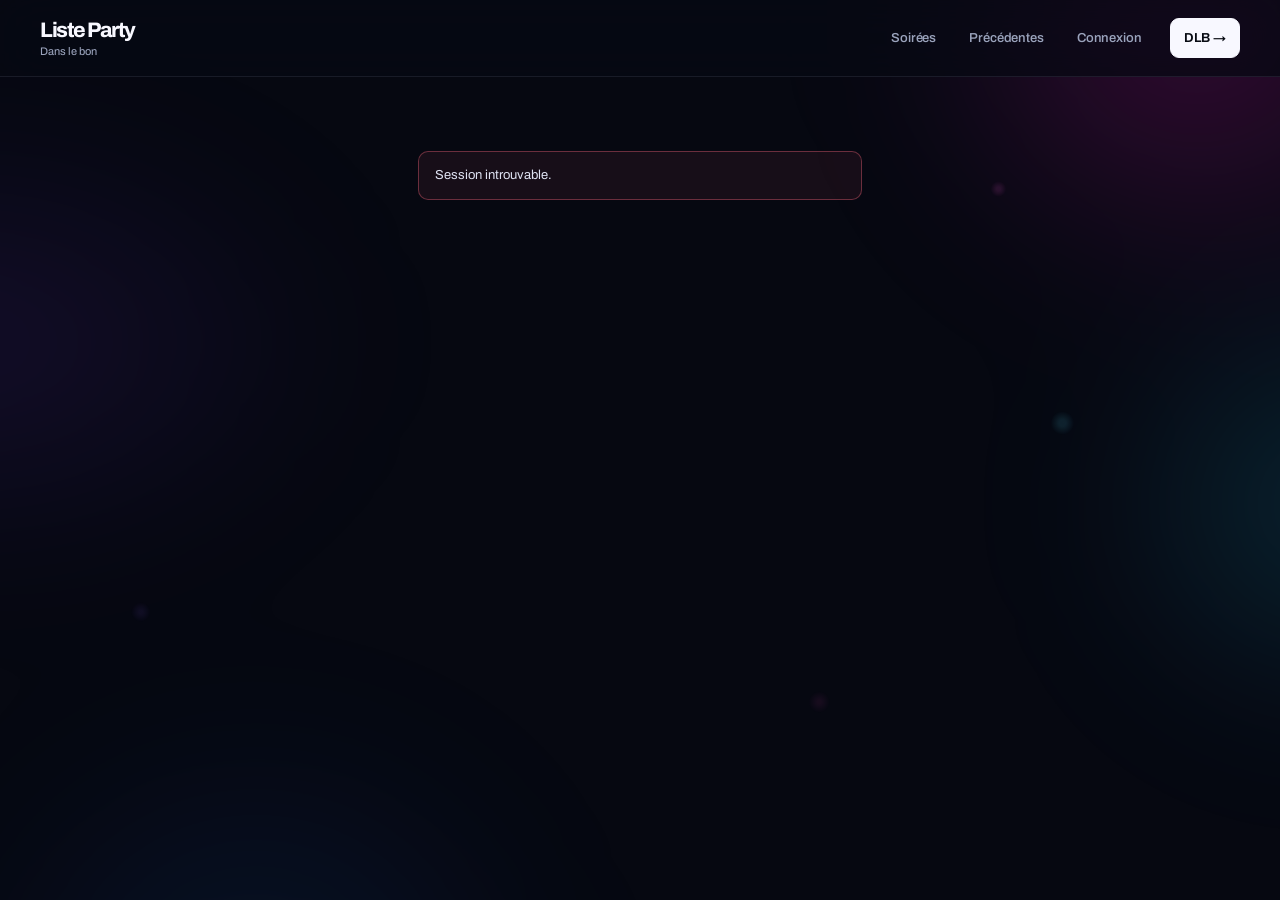
<file: success.html>
<!doctype html> 
<html lang="fr"><head>
  <meta charset="utf-8"><meta name="viewport" content="width=device-width, initial-scale=1">
  <title>Paiement confirmé — Liste Party</title>
  <link rel="stylesheet" href="css/styles.css">
</head><body>
<div id="nav"></div>
<div class="container" style="max-width:500px;padding:60px 28px;">
  <div id="pageContent" class="empty-state"><span class="spinner"></span> Confirmation en cours...</div>
</div>

<script src="js/config.js"></script><script src="js/api.js"></script>
<script>
renderFooter();
  renderNav('me');
const sessionId = new URLSearchParams(location.search).get('session_id');

function revealAddress(container, address) {
  const section = document.createElement('section');
  section.style.cssText = 'padding:20px;margin:0 0 22px;border:1px solid var(--gold);border-radius:12px;';
  section.innerHTML = '<div class="mono text-gold" style="margin-bottom:10px">📍 ADRESSE DE LA SOIRÉE</div>';
  if (address && address.trim()) {
    const text = document.createElement('div');
    text.style.cssText = 'font-size:1.15rem;color:var(--white);font-weight:600;overflow-wrap:anywhere;';
    text.textContent = address;
    section.appendChild(text);
    const link = document.createElement('a');
    link.href = 'https://www.google.com/maps/search/?api=1&query=' + encodeURIComponent(address);
    link.target = '_blank';
    link.rel = 'noopener noreferrer';
    link.textContent = 'Voir l’itinéraire ↗';
    link.className = 'mono text-gold';
    link.style.cssText = 'display:inline-block;margin-top:12px;';
    section.appendChild(link);
  } else {
    const msg = document.createElement('p');
    msg.className = 'text-smoke';
    msg.textContent = 'L’adresse exacte n’a pas encore été renseignée par l’organisateur.';
    section.appendChild(msg);
  }
  container.appendChild(section);
}

async function confirm() {
  const pc = document.getElementById('pageContent');
  pc.className = '';
  if (!sessionId) { pc.innerHTML = '<div class="alert">Session introuvable.</div>'; return; }
  if (!auth.isLoggedIn()) {
    pc.innerHTML = `<h1 style="font-family:'Playfair Display',serif;font-size:2rem;color:var(--white);margin-bottom:12px;">T'es dans le bon.</h1>
      <p class="text-smoke mb-4">Paiement reçu. Connecte-toi pour accéder à ton QR code.</p>
      <a href="login.html" class="btn btn-gold btn-block">Se connecter →</a>`;
    return;
  }
  try {
    const res = await apiFetch(`/reservations/confirm?session_id=${encodeURIComponent(sessionId)}`);
    const paid = res.status === 'paid';

    pc.innerHTML = `
      <div class="mono text-lime mb-2">${paid ? '✓ Paiement validé' : '⏳ Paiement en traitement'}</div>
      <h1 style="font-family:'Playfair Display',serif;font-size:2.6rem;color:var(--white);margin-bottom:10px;line-height:1;">T'es <span style="color:var(--gold);font-style:italic;">dans le bon</span>.</h1>
      <p class="text-smoke" style="margin-bottom:28px;">${paid ? 'Ta place est réservée. On se voit là-bas.' : 'Paiement en cours de traitement.'}</p>
    `;

    if (paid) {
      // Donnée privée reçue uniquement depuis la confirmation de SA réservation.
      revealAddress(pc, res.event_address);
    }

    if (paid && res.qr_token) {
      try {
        const qrData = await apiFetch(`/reservations/${res.id}/qr`);
        const qrDiv = document.createElement('div');
        pc.appendChild(qrDiv);
        renderQrTicket(qrDiv, qrData, false);
      } catch(e) { /* QR pas critique */ }
    }

    const btnDiv = document.createElement('div');
    btnDiv.style = 'display:flex;gap:12px;flex-wrap:wrap;margin-top:24px;';
    btnDiv.innerHTML = `
      <a href="my-reservations.html" class="btn btn-gold">Ma liste →</a>
      <a href="index.html" class="btn btn-outline">Retour</a>
    `;
    pc.appendChild(btnDiv);
  } catch(err) {
    pc.innerHTML = `<div class="alert">${err.message}</div><div style="margin-top:16px;"><a href="my-reservations.html" class="btn btn-outline">Voir mes réservations</a></div>`;
  }
}

confirm();
</script>
<div id="footer"></div>
</body></html>
</file>
<file: css/styles.css>
/*
   LISTE PARTY / after dark
   Palette: nuit bleutée, magenta électrique, cyan froid.
   Typographie: Archivo, sans-serif néo-grotesque proche d'Helvetica.
   Affiches: portrait 9:16, affichées ENTIÈREMENT (object-fit: contain).
   Feuille complète compatible avec les classes du site actuel.
*/
@import url('https://fonts.googleapis.com/css2?family=Archivo:wght@400;450;500;550;600;650;700;750;800&display=swap');

:root {
  color-scheme: dark;
  --font: 'Archivo', 'Helvetica Neue', Helvetica, Arial, sans-serif;
  --bg: #060811;
  --surface: #0d101b;
  --raised: #161a29;
  --border: rgba(179,193,236,.14);
  --muted: #66708c;
  --sub: #9aa3bc;
  --text: #dfe3f3;
  --bright: #f8f8ff;
  --accent: #fa42c4;
  --accent2: #df30b0;
  --cyan: #59e5f4;
  --danger: #ff697e;
  --pink: #fa42c4;
  --r: 14px;
  /* Compatibilité des pages et composants JS existants */
  --gold: var(--accent);
  --lime: var(--cyan);
  --bone: var(--bright);
  --white: var(--bright);
  --smoke: var(--sub);
  --ghost: var(--muted);
}

*, *::before, *::after { box-sizing: border-box; }
html { scroll-behavior: smooth; -webkit-text-size-adjust: 100%; }
body { margin: 0; min-height: 100vh; overflow-x: hidden; position: relative;
  background: var(--bg); color: var(--text);
  font: 400 15px/1.58 var(--font); -webkit-font-smoothing: antialiased;
  font-optical-sizing: auto; }
/* Bokeh diffus : aucune image, uniquement des dégradés CSS floutés. */
body::before { content: ''; position: fixed; z-index: 0; inset: -25%; pointer-events: none;
  background:
    radial-gradient(ellipse 19% 25% at 79% 18%, rgba(216,23,175,.25), transparent 85%),
    radial-gradient(ellipse 16% 21% at 86% 54%, rgba(27,195,237,.18), transparent 82%),
    radial-gradient(ellipse 24% 19% at 15% 42%, rgba(110,50,206,.16), transparent 85%),
    radial-gradient(ellipse 20% 25% at 30% 90%, rgba(22,105,222,.13), transparent 82%);
  filter: blur(80px); transform: translateZ(0); }
body::after { content:''; position: fixed; z-index: 0; inset: 0; pointer-events: none;
  background-image:
    radial-gradient(circle at 78% 21%, rgba(255,88,221,.24) 0 2px, transparent 8px),
    radial-gradient(circle at 83% 47%, rgba(88,222,255,.24) 0 3px, transparent 12px),
    radial-gradient(circle at 11% 68%, rgba(146,97,247,.16) 0 2px, transparent 10px),
    radial-gradient(circle at 64% 78%, rgba(255,74,200,.14) 0 2px, transparent 11px);
  opacity: .5; }
body > * { position: relative; z-index: 1; }
::selection { background: var(--accent); color: #070811; }
a { color: inherit; text-decoration: none; }
img, video { max-width: 100%; }
img { display: block; }
button, input, select, textarea { font: inherit; }
button, a { -webkit-tap-highlight-color: transparent; }
:focus-visible { outline: 2px solid var(--cyan); outline-offset: 4px; }
h1,h2,h3,h4,p { margin: 0; }
h1,h2,h3,h4 { color: var(--bright); font-family: var(--font); font-weight: 700;
  letter-spacing: -.045em; line-height: 1.13; text-transform: none; }
.label, .mono, .section-eyebrow { font-family: var(--font); font-size: 12px; font-weight: 550;
  letter-spacing: .005em; text-transform: none; color: var(--sub); }
.tag { display: inline-flex; align-items: center; white-space: nowrap; padding: 5px 10px;
  font-size: 12px; line-height: 1.2; font-weight: 550; color: var(--sub);
  background: rgba(147,166,217,.07); border: 1px solid var(--border);
  border-radius: 6px; }
.tag-gold,.tag-red { color: var(--accent); border-color: rgba(250,66,196,.32); }
.tag-lime { color: var(--cyan); border-color: rgba(89,229,244,.32); }
.tag-red { color: var(--danger); border-color: rgba(255,105,126,.35); }

/* Page et menu */
.container { width: min(100% - 80px, 1310px); margin-inline: auto; }
.nav { position: sticky; top:0; z-index: 200; border-bottom: 1px solid rgba(211,216,255,.09);
  background: rgba(7,9,18,.78); backdrop-filter: blur(24px) saturate(145%);
  -webkit-backdrop-filter: blur(24px) saturate(145%); }
.nav-inner { display:flex; align-items:center; justify-content:space-between; min-height:76px; gap:22px; }
.brand, .brand > a { font-family: var(--font); font-size: 21px; font-weight: 750; letter-spacing:-.07em;
  line-height: 1.1; text-transform: none; color: var(--bright); }
.brand { display:flex; align-items:center; gap:8px; flex-shrink:0; }
.brand-dot { display: none; }
.brand-slogan { display:block; margin-top:3px; color:var(--sub); font-size:11px;
  font-weight:450; letter-spacing:0; text-transform:none; }
.nav-links { display:flex; align-items:center; gap:5px; overflow-x:auto; scrollbar-width:none; }
.nav-links::-webkit-scrollbar { display:none; }
.nav-links a { display:inline-flex; align-items:center; justify-content:center; height:40px; white-space:nowrap;
  padding:0 13px; border:1px solid transparent; border-radius:9px; font-size:13px; font-weight:550;
  color:var(--sub); letter-spacing:-.01em; transition:color .2s, background .2s; }
.nav-links a:hover, .nav-links a.active { color:var(--bright); background:rgba(255,255,255,.055); }
.nav-links a.nav-cta { margin-left:9px; color:#080b13; background:var(--bright); border-color:var(--bright); font-weight:650; }
.nav-links a.nav-cta:hover { background:var(--cyan); border-color:var(--cyan); }

/* Grand hall nocturne — pas de photo de fond nécessaire */
.hero { position:relative; isolation:isolate; overflow:hidden; min-height: min(750px, 80vh);
  display:flex; align-items:center; border-bottom: 1px solid var(--border); padding:112px 0 122px; }
.hero .container { position:relative; z-index:2; }
.hero-bg { position:absolute; inset:0; z-index:0; pointer-events:none;
  background:
    radial-gradient(ellipse 27% 48% at 83% 52%, rgba(252,29,191,.32),transparent 90%),
    radial-gradient(ellipse 18% 34% at 96% 78%, rgba(0,209,255,.24),transparent 90%),
    radial-gradient(ellipse 39% 39% at 73% 88%, rgba(96,35,162,.15),transparent 85%),
    linear-gradient(90deg, #080a14 0%, #080a14 43%, rgba(8,10,20,.5) 100%); }
.hero-bg::before { content:''; position:absolute; width: 26vw; height:26vw; min-width:230px; min-height:230px;
  right:13%; top:15%; border-radius:50%; border: 1px solid rgba(247,88,219,.16);
  box-shadow: 0 0 85px 10px rgba(240,48,173,.15), inset 0 0 90px rgba(245,71,195,.11);
  filter: blur(13px); }
.hero-bg::after { content:''; position:absolute; top:-10%; right:18%; height:110%; width:2px;
  transform:rotate(26deg); background:linear-gradient(transparent,rgba(254,76,219,.43),rgba(63,223,255,.35),transparent);
  box-shadow:0 0 20px 3px rgba(240,43,203,.3),0 0 90px 12px rgba(54,161,237,.16);
  filter:blur(2px); opacity:.8; }
.hero-eyebrow { display:flex; align-items:center; gap:10px; margin-bottom:30px; color:var(--sub);
  font-size:13px; letter-spacing:0; }
.hero-eyebrow::before { content:''; display:block; width:8px; height:8px; border-radius:50%;
  background:var(--cyan); box-shadow:0 0 16px rgba(89,229,244,.65); }
.hero-title { font-size:clamp(4.1rem, 10vw, 9.2rem); font-weight:750;
  letter-spacing:-.095em; line-height:.91; max-width:960px; margin:0 0 31px; }
.hero-title .gold,.gold { color:var(--accent); }
.hero-title .outline { color:transparent; -webkit-text-stroke: 1.4px rgba(228,233,251,.85); }
.hero-desc { max-width:470px; margin-bottom:30px; color:#b5bed3; font-size:16px; line-height:1.7; }
.hero-cta { display:flex; flex-wrap:wrap; gap:10px; }
.hero-stats { display:flex; flex-wrap:wrap; gap:32px; margin-top:50px; padding-top:25px; border-top:1px solid var(--border); }
.stat-val { color:var(--bright); font-size:32px; font-weight:700; letter-spacing:-.065em; line-height:1; }
.stat-val span { color:var(--cyan); }
.stat-label { margin-top:4px; font-size:12px; color:var(--sub); }

/* Liens et boutons : neutres, accents réservés aux actions */
.btn { display:inline-flex; align-items:center; justify-content:center; gap:8px; min-height:46px;
  padding:12px 20px; border:1px solid transparent; border-radius:10px;
  font:600 14px/1.2 var(--font); letter-spacing:-.015em; text-transform:none;
  cursor:pointer; text-decoration:none; white-space:nowrap;
  transition:background .2s,border-color .2s,box-shadow .2s,transform .2s; }
.btn:hover:not(:disabled) { transform:translateY(-1px); }
.btn-gold { color:#0b0a14; background:var(--accent); border-color:var(--accent); }
.btn-gold:hover { background:#ff6ad5; box-shadow:0 6px 32px rgba(250,66,196,.16); }
.btn-outline { color:var(--bright); background:rgba(12,16,30,.48); border-color:rgba(201,215,249,.25); }
.btn-outline:hover { background:rgba(255,255,255,.08); border-color:rgba(255,255,255,.46); }
.btn-ghost { color:var(--text); background:rgba(205,217,249,.09); border-color:var(--border); }
.btn-ghost:hover { background:rgba(205,217,249,.15); }
.btn-red { background:var(--danger); color:#100810; }
.btn-lime { background:var(--cyan); color:#061018; }
.btn-block { width:100%; }
.btn-lg { padding:15px 25px; min-height:52px; font-size:14px; }
.btn:disabled { opacity:.37; cursor:not-allowed; transform:none; }

/* Programmation */
.section { padding-top:94px; padding-bottom:100px; }
.section + .section { border-top:1px solid rgba(193,209,255,.09); }
.section-head { display:flex; align-items:flex-end; justify-content:space-between; gap:25px;
  flex-wrap:wrap; margin-bottom:34px; }
.section-eyebrow { margin-bottom:12px; color:var(--cyan); font-size:13px; font-weight:600; }
.section-title { font-size:clamp(2.25rem,5vw,4.45rem); font-weight:700; letter-spacing:-.075em; }
.section-title .gold { color:var(--bright); }
/* Éclairage d'accent sur un seul mot plutôt que dégradé sur tout le titre */
.section-title .gold::after { content:''; display:block; width:54px; height:3px; margin:9px 0 0 auto;
  background:var(--accent); border-radius:4px; box-shadow:0 0 16px rgba(250,66,196,.5); }
.events-grid { display:grid; grid-template-columns:repeat(4,minmax(0,1fr)); gap:25px; align-items:start; }
.event-card { display:flex; flex-direction:column; min-width:0; overflow:hidden; border-radius:14px;
  position:relative; background:linear-gradient(180deg,rgba(20,24,40,.93),rgba(11,14,25,.95));
  border:1px solid rgba(198,211,255,.15); color:var(--text);
  box-shadow:0 14px 38px rgba(0,0,0,.19); transition:transform .24s,border-color .24s,box-shadow .24s; }
.event-card::before { content:''; position:absolute; z-index:1; left:0; top:0; right:0; height:2px;
  background:linear-gradient(90deg,transparent,rgba(250,66,196,.68),rgba(89,229,244,.65),transparent);
  opacity:0; transition:opacity .24s; pointer-events:none; }
.event-card:hover { transform:translateY(-5px); border-color:rgba(241,129,229,.36);
  box-shadow:0 22px 64px rgba(0,0,0,.34),0 0 38px rgba(195,40,187,.07); }
.event-card:hover::before { opacity:1; }
/* 9:16, ZERO crop. La totalité des flyers portrait reste affichée. */
.event-card-img { width:100%; aspect-ratio:9/16; object-fit:contain; object-position:center;
  height:auto; background:#0b0d18; display:block; }
.event-card-placeholder { width:100%; aspect-ratio:9/16; display:flex; align-items:center;
  justify-content:center; padding:20px; text-align:center; font-size:30px; font-weight:750;
  color:rgba(237,242,255,.6); letter-spacing:-.07em;
  background:radial-gradient(circle at 75% 22%,rgba(249,50,187,.32),transparent 47%),
    radial-gradient(circle at 19% 80%,rgba(43,176,232,.25),transparent 54%),#0d1021; }
.event-card-body { display:flex; flex:1; flex-direction:column; padding:18px 17px 16px;
  border-top:1px solid rgba(222,228,255,.09); }
.event-card-meta { display:flex; justify-content:space-between; align-items:center; gap:8px; flex-wrap:wrap; margin-bottom:10px; }
.event-card-meta .mono { color:var(--cyan); font-size:12px; font-weight:600; }
.event-card-title { font-size:clamp(18px,1.8vw,21px); line-height:1.25; letter-spacing:-.035em;
  font-weight:650; margin:0 0 7px; }
.event-card-loc { color:var(--sub); font-size:12px; margin-bottom:14px; }
.event-card-foot { display:flex; align-items:center; justify-content:space-between; gap:12px;
  margin-top:auto; padding-top:13px; border-top:1px solid var(--border); }
.event-card-foot:before { content:'Voir les places'; font-size:12px; font-weight:600; color:var(--text); }
.seats-badge { display:inline-flex; font-size:11px; padding:4px 8px; border-radius:5px;
  color:var(--sub); background:rgba(255,255,255,.05); }
.seats-badge.urgent { color:var(--accent); }
.seats-badge.full { color:var(--danger); }
.card-arrow { color:var(--cyan); font-size:19px; transition:transform .2s; }
.event-card:hover .card-arrow { transform:translateX(4px); }

/* Retour sur les soirées passées */
.recap-grid { display:grid; grid-template-columns:repeat(4,minmax(0,1fr)); gap:18px; }
.recap-card { display:block; position:relative; isolation:isolate; aspect-ratio: 4/5;
  overflow:hidden; border:1px solid var(--border); border-radius:13px; background:var(--surface); }
.recap-card img,.recap-card video { display:block; width:100%; height:100%; object-fit:cover; transition:transform .4s; }
.recap-card:hover img,.recap-card:hover video { transform:scale(1.04); }
.recap-card-overlay { position:absolute; z-index:1; inset:0; display:flex; align-items:flex-end;
  padding:20px; background:linear-gradient(0deg,rgba(4,5,14,.94),rgba(4,5,14,.03) 72%); }
.recap-card-title { color:var(--bright); font-weight:650; font-size:18px; letter-spacing:-.03em; }
.recap-card-date { color:var(--cyan); font-size:12px; margin-bottom:5px; }

/* Formulaires / authentification */
.form { display:grid; gap:17px; }
.form-row { display:grid; grid-template-columns:repeat(2,minmax(0,1fr)); gap:17px; }
.field { display:flex; flex-direction:column; gap:8px; }
.field label { font-size:13px; font-weight:600; color:var(--text); letter-spacing:-.01em; text-transform:none; }
.field input,.field textarea,.field select { appearance:none; width:100%; padding:13px 14px;
  min-height:45px; color:var(--bright); background:rgba(10,14,27,.86);
  border:1px solid rgba(190,207,255,.22); border-radius:10px; font-size:14px;
  outline:none; transition:border-color .2s,box-shadow .2s; }
.field input:focus,.field textarea:focus,.field select:focus { border-color:var(--cyan);
  box-shadow:0 0 0 3px rgba(89,229,244,.1); }
.field input::placeholder,.field textarea::placeholder { color:var(--muted); }
.field textarea { min-height:115px; resize:vertical; }
.field input[type='file'] { cursor:pointer; }
.field select option { background:#121625; }
.auth-wrap { width:min(100% - 32px,470px); margin:75px auto; padding:36px;
  border:1px solid var(--border); border-radius:18px;
  background:rgba(15,19,33,.84); box-shadow:0 35px 85px rgba(0,0,0,.25);
  backdrop-filter:blur(16px); }
.auth-wrap::before { content:''; display:block; width:32px; height:3px; margin:0 0 22px;
  border-radius:4px; background:var(--cyan); }
.auth-title { font-size:clamp(2rem,5vw,2.7rem); letter-spacing:-.07em; margin-bottom:9px; }
.auth-sub { margin-bottom:28px; color:var(--sub); font-size:14px; }
.auth-switch { text-align:center; margin-top:24px; color:var(--sub); font-size:13px; }
.auth-switch a { color:var(--cyan); text-underline-offset:4px; text-decoration:underline; }

/* Sélection d'une formule */
.formulas-grid { display:grid; gap:10px; }
.formula-card { display:flex; justify-content:space-between; align-items:center; gap:16px; cursor:pointer;
  padding:19px 20px; background:rgba(17,21,36,.84); border:1px solid var(--border);
  border-radius:12px; transition:background .2s,border-color .2s; }
.formula-card:hover { background:rgba(28,33,53,.9); border-color:rgba(160,174,227,.3); }
.formula-card.selected { background:rgba(78,27,75,.23); border-color:var(--accent); }
.formula-card.selected .formula-check { opacity:1; }
.formula-unavail { opacity:.43; cursor:not-allowed; }
.formula-unavail:hover { background:rgba(17,21,36,.84); }
.formula-girls { border-left:2px solid var(--pink); }
.formula-left { flex:1; min-width:0; }
.formula-name { color:var(--bright); font-weight:650; font-size:15px; margin-bottom:4px; }
.formula-desc { color:var(--sub); font-size:13px; line-height:1.5; }
.formula-guests { color:var(--cyan); font-size:12px; margin-top:7px; }
.formula-right { display:flex; align-items:center; flex-shrink:0; gap:13px; }
.formula-price { color:var(--bright); font-size:20px; font-weight:700; letter-spacing:-.055em; }
.formula-check { width:21px; height:21px; border-radius:50%; display:flex; align-items:center;
  justify-content:center; flex-shrink:0; font-size:12px; background:var(--accent);
  color:#060811; opacity:0; }

/* Billet / QR */
.ticket { overflow:hidden; width:100%; max-width:370px; margin-inline:auto;
  background:#101422; border:1px solid rgba(197,207,255,.2); border-radius:15px; }
.ticket-header { padding:19px 22px; background:#f34abe; color:#090b12; }
.ticket-brand { font-size:22px; font-weight:750; letter-spacing:-.075em; }
.ticket-slogan { font-size:12px; font-weight:550; margin-top:2px; opacity:.8; }
.ticket-body { padding:22px; }
.ticket-event { font-size:22px; font-weight:700; line-height:1.2; letter-spacing:-.05em;
  color:var(--bright); margin-bottom:5px; }
.ticket-sub { color:var(--sub); font-size:13px; margin-bottom:18px; }
.ticket-info { display:grid; gap:10px; margin-bottom:20px; }
.ticket-row { display:flex; justify-content:space-between; gap:14px; border-bottom:1px solid var(--border);
  padding:0 0 10px; font-size:13px; }
.ticket-row-label { color:var(--sub); }
.ticket-row-val { color:var(--bright); font-weight:600; text-align:right; min-width:0; overflow-wrap:anywhere; }
.ticket-qr { display:flex; align-items:center; justify-content:center; padding:15px;
  background:#fff; border-radius:8px; margin-bottom:12px; }
.ticket-qr img { width:100%; max-width:200px; }
.ticket-footer { padding:13px 18px; text-align:center; color:var(--sub);
  font-size:12px; border-top:1px dashed var(--border); }

/* Invitations & réservations */
.invite-banner { width:100%; padding:18px; margin-top:14px; background:rgba(17,30,44,.72);
  border:1px solid rgba(89,229,244,.22); border-radius:12px; }
.invite-title { font-weight:650; color:var(--bright); font-size:15px; margin-bottom:5px; }
.invite-desc { font-size:13px; color:var(--sub); margin-bottom:12px; }
.invite-link-box { display:flex; align-items:center; gap:10px; padding:9px 10px;
  border:1px solid var(--border); border-radius:9px; background:#0a0d18; }
.invite-link-text { flex:1; min-width:0; overflow:hidden; text-overflow:ellipsis;
  white-space:nowrap; color:var(--text); font-size:12px; }
.copy-btn { padding:7px 11px; border:0; border-radius:7px; background:var(--cyan);
  color:#05090e; font-size:12px; font-weight:650; cursor:pointer; }
.resa-card { display:flex; flex-wrap:wrap; align-items:flex-start; gap:15px; position:relative;
  padding:22px; margin-bottom:11px; border:1px solid var(--border); border-radius:13px;
  background:rgba(15,19,33,.84); }
.resa-card::before { content:''; position:absolute; left:-1px; top:19px; bottom:19px;
  width:3px; background:var(--muted); border-radius:0 5px 5px 0; }
.resa-card.paid::before { background:var(--cyan); }
.resa-card.cancelled::before { background:var(--danger); }
.resa-info { flex:1; min-width:0; }
.resa-event-name { font-size:20px; color:var(--bright); font-weight:700; letter-spacing:-.045em; margin-bottom:4px; }
.resa-meta { color:var(--sub); font-size:13px; }
.resa-formula { color:var(--cyan); font-size:13px; margin-top:3px; }
.resa-right { flex-shrink:0; text-align:right; }
.resa-status { font-size:12px; font-weight:600; margin-bottom:4px; }
.resa-status.paid { color:var(--cyan); }
.resa-status.pending { color:var(--sub); }
.resa-status.cancelled { color:var(--danger); }
.resa-price { font-size:19px; font-weight:700; letter-spacing:-.04em; color:var(--bright); }

/* Détail de soirée : l'affiche reste portrait, pas de crop */
.event-hero-grid { display:grid; grid-template-columns:minmax(0,.9fr) minmax(0,1fr);
  gap:clamp(30px,6vw,95px); align-items:start; padding:70px 0 55px; }
.gallery-main { display:block; width:100%; height:auto; max-height:78vh; aspect-ratio:9/16;
  object-fit:contain; object-position:top center; background:#090c18;
  border-radius:13px; border:1px solid var(--border); }
.gallery-thumbs { display:grid; grid-template-columns:repeat(4,minmax(0,1fr)); gap:9px; margin-top:12px; }
.gallery-thumb { display:block; width:100%; aspect-ratio:9/16; object-fit:contain; cursor:pointer;
  opacity:.55; border:1px solid var(--border); border-radius:7px;
  background:var(--surface); transition:opacity .2s,border-color .2s; }
.gallery-thumb:hover,.gallery-thumb.active { opacity:1; border-color:var(--cyan); }
.event-info-title { font-size:clamp(2.4rem,4.4vw,5rem); font-weight:700;
  letter-spacing:-.075em; line-height:1.05; margin:10px 0 20px; }
.meta-strip { display:grid; grid-template-columns:repeat(3,minmax(0,1fr));
  margin:26px 0 20px; padding:20px 0; gap:12px; border-top:1px solid var(--border);
  border-bottom:1px solid var(--border); }
.meta-item { min-width:0; padding:0 12px 0 0; }
.meta-item + .meta-item { padding-left:15px; border-left:1px solid var(--border); }
.meta-item .mono { font-size:12px; color:var(--sub); margin-bottom:7px; }
.meta-val { font-size:14px; font-weight:650; color:var(--bright); line-height:1.35; overflow-wrap:anywhere; }
.meta-val.urgent { color:var(--danger); }
.event-desc-text { margin-bottom:25px; white-space:pre-wrap; color:var(--sub); line-height:1.8; font-size:14px; }

/* Notifications / divers */
.alert { padding:13px 16px; margin:14px 0; border:1px solid rgba(255,105,126,.36);
  border-radius:10px; background:rgba(255,105,126,.07); color:var(--text); font-size:13px; }
.alert.success { border-color:rgba(89,229,244,.35); background:rgba(89,229,244,.07); color:var(--cyan); }
.alert.info { border-color:var(--border); background:rgba(191,206,255,.06); }
.spinner { display:inline-block; width:17px; height:17px; border-radius:50%; flex-shrink:0;
  border:2px solid var(--muted); border-top-color:var(--cyan); animation:spin .75s linear infinite; }
@keyframes spin { to { transform:rotate(360deg); } }
.empty-state { grid-column:1/-1; padding:60px 18px; color:var(--sub); font-size:14px; text-align:center;
  background:rgba(15,18,31,.6); border:1px solid var(--border); border-radius:12px; }

/* Footer */
.footer { margin-top:85px; background:rgba(8,11,19,.88); border-top:1px solid var(--border); }
.footer-top { display:flex; justify-content:space-between; gap:45px; flex-wrap:wrap;
  padding:48px 0 34px; border-bottom:1px solid var(--border); }
.footer-brand-block { flex:0 0 230px; }
.footer-brand { color:var(--bright); font-size:23px; font-weight:750; letter-spacing:-.075em; }
.footer-brand span { color:var(--accent); }
.footer-sub { color:var(--sub); font-size:13px; max-width:230px; line-height:1.7; margin-top:10px; }
.footer-nav { display:flex; gap:45px; flex-wrap:wrap; }
.footer-nav-col { display:flex; flex-direction:column; gap:10px; min-width:115px; }
.footer-nav-title { font-size:13px; font-weight:650; color:var(--bright); margin-bottom:4px; }
.footer-nav-col a { color:var(--sub); font-size:13px; transition:color .2s; }
.footer-nav-col a:hover { color:var(--cyan); }
.footer-bottom { display:flex; justify-content:space-between; align-items:center;
  padding:21px 0; gap:15px; flex-wrap:wrap; font-size:12px; color:var(--muted); }
.footer-bottom-right { display:flex; align-items:center; gap:8px; }
.footer-inner { display:flex; justify-content:space-between; align-items:flex-end;
  padding:35px 0; gap:20px; flex-wrap:wrap; }
.footer-right { color:var(--sub); font-size:12px; text-align:right; }

/* Utility classes utilisées dans le HTML / JS existant */
.text-gold { color:var(--accent); }
.text-lime { color:var(--cyan); }
.text-smoke { color:var(--sub); }
.text-red { color:var(--danger); }
.text-white { color:var(--bright); }
.text-center { text-align:center; }
.italic { font-style:italic; }
.mt-2 { margin-top:14px; }
.mt-4 { margin-top:28px; }
.mb-2 { margin-bottom:14px; }
.mb-4 { margin-bottom:28px; }
.fade-up { opacity:0; transform:translateY(12px); animation:fadeUp .5s ease forwards; }
@keyframes fadeUp { to { opacity:1; transform:translateY(0); } }
.d1 { animation-delay:.08s; } .d2 { animation-delay:.14s; }
.d3 { animation-delay:.2s; } .d4 { animation-delay:.26s; }

/* Tablet */
@media (max-width: 1170px) {
  .events-grid { grid-template-columns:repeat(3,minmax(0,1fr)); gap:20px; }
  .recap-grid { grid-template-columns:repeat(3,minmax(0,1fr)); }
  .hero { min-height:680px; }
}
@media (max-width: 870px) {
  .container { width:calc(100% - 52px); }
  .events-grid { grid-template-columns:repeat(2,minmax(0,1fr)); gap:18px; }
  .recap-grid { grid-template-columns:repeat(2,minmax(0,1fr)); }
  .hero { min-height:640px; padding:92px 0; }
  .hero-title { font-size:clamp(4.9rem,12vw,7.5rem); }
  .event-hero-grid { grid-template-columns:minmax(0,1fr) minmax(0,1fr); gap:27px; }
  .meta-strip { grid-template-columns:1fr 1fr; }
  .meta-item:nth-child(3) { border-left:0; padding-left:0; }
}
/* Mobile : UNE affiche par ligne pour lire le texte du poster. */
@media (max-width: 600px) {
  .container { width:calc(100% - 36px); }
  .nav-inner { min-height:64px; gap:12px; }
  .brand,.brand > a { font-size:19px; }
  .brand-slogan { font-size:10px; }
  .nav-links { gap:0; }
  .nav-links a { height:36px; padding:0 9px; font-size:12px; }
  .nav-links a.nav-cta { margin-left:4px; }
  .hero { min-height:600px; padding:85px 0 100px; }
  .hero-bg { background:
    radial-gradient(ellipse 45% 31% at 90% 16%,rgba(255,35,191,.20),transparent 94%),
    radial-gradient(ellipse 54% 46% at 86% 83%,rgba(0,212,244,.15),transparent 95%),
    linear-gradient(180deg,#080a14,#070913); }
  .hero-eyebrow { font-size:12px; margin-bottom:23px; }
  .hero-title { font-size:clamp(4.45rem,16vw,6.9rem); letter-spacing:-.09em; margin-bottom:24px; }
  .hero-desc { font-size:14px; max-width:350px; margin-bottom:24px; }
  .hero-cta { align-items:stretch; }
  .hero-cta .btn { padding:12px 15px; font-size:13px; }
  .section { padding-top:64px; padding-bottom:65px; }
  .section-head { margin-bottom:24px; gap:12px; }
  .section-title { font-size:clamp(2.2rem,10vw,3.3rem); }
  .events-grid { grid-template-columns:minmax(0,1fr); gap:23px; width:min(100%,450px); margin-inline:auto; }
  .event-card-body { padding:17px 19px; }
  .event-card-title { font-size:21px; }
  .event-card-img,.event-card-placeholder { aspect-ratio:9/16; }
  .recap-grid { grid-template-columns:repeat(2,minmax(0,1fr)); gap:10px; }
  .recap-card-overlay { padding:11px; }
  .recap-card-title { font-size:14px; }
  .form-row { grid-template-columns:1fr; }
  .event-hero-grid { grid-template-columns:1fr; gap:25px; padding:35px 0; }
  .gallery-main { max-height:none; }
  .gallery-thumbs { gap:7px; }
  .event-info-title { font-size:clamp(2.4rem,9vw,4.3rem); }
  .meta-strip { grid-template-columns:repeat(2,minmax(0,1fr)); }
  .auth-wrap { margin:40px auto; padding:26px; }
  .footer { margin-top:55px; }
  .footer-top { padding-top:35px; }
}
@media (max-width: 380px) {
  .container { width:calc(100% - 28px); }
  .hero-title { font-size:clamp(3.9rem,16vw,5.1rem); }
  .nav-links a { padding:0 6px; font-size:11px; }
  .hero-cta .btn { width:100%; }
  .formula-card { padding:15px 13px; }
  .formula-price { font-size:17px; }
}
@media (prefers-reduced-motion: reduce) {
  *,*::before,*::after { scroll-behavior:auto !important; animation-duration:.01ms !important;
    animation-iteration-count:1 !important; transition-duration:.01ms !important; }
  .fade-up { opacity:1; transform:none; }
}
</file>
